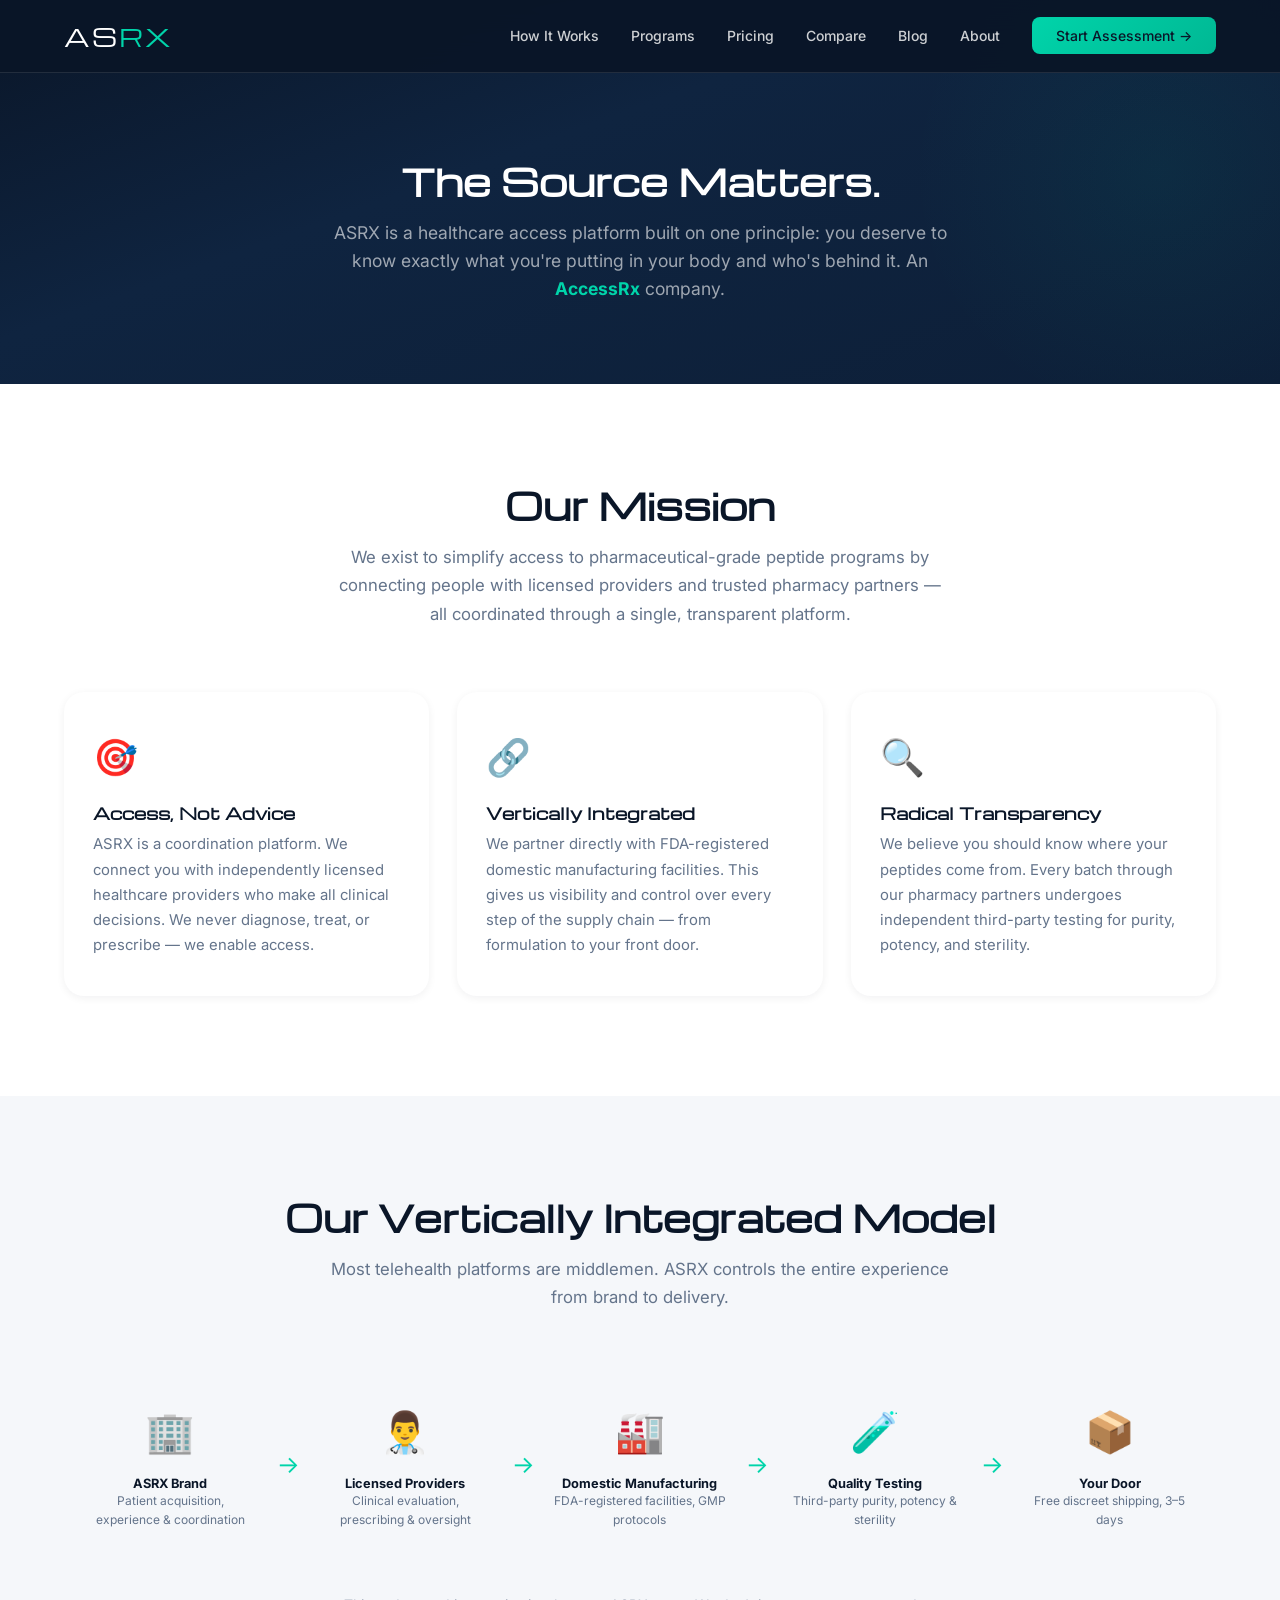
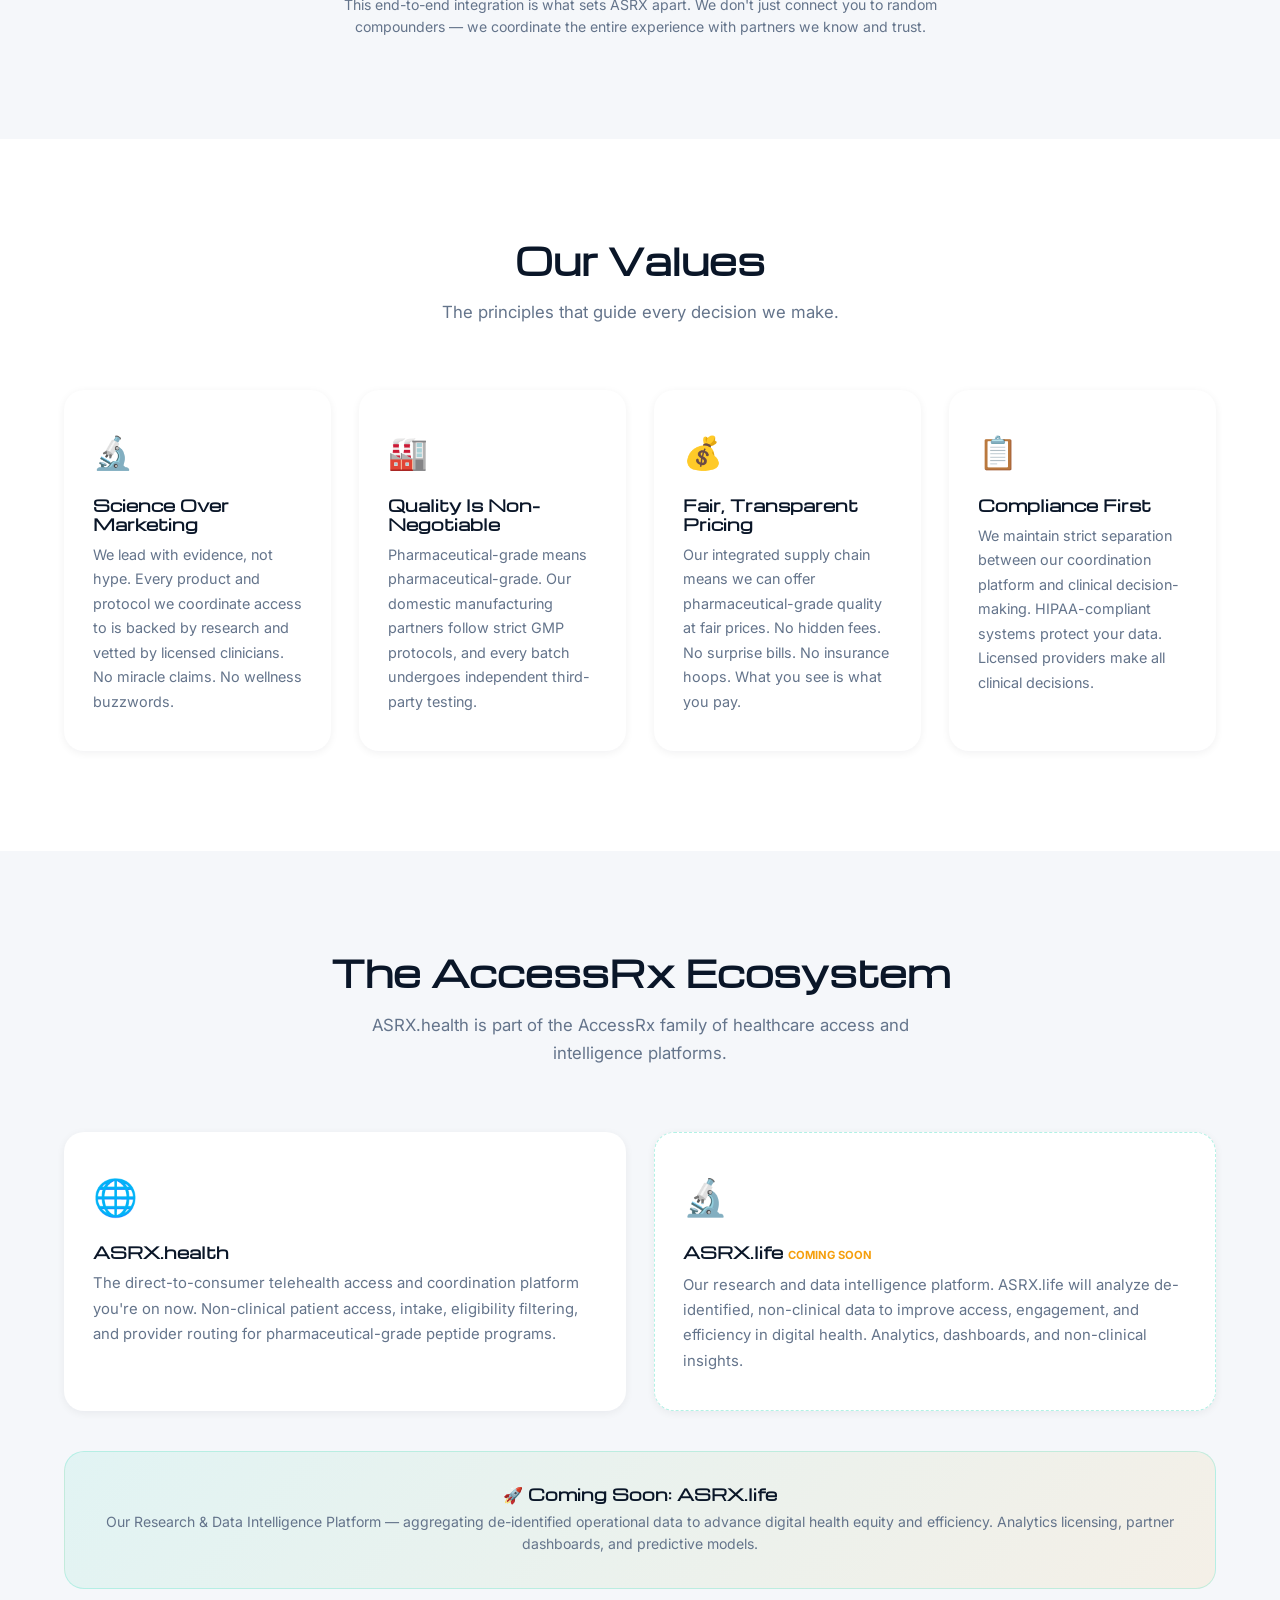
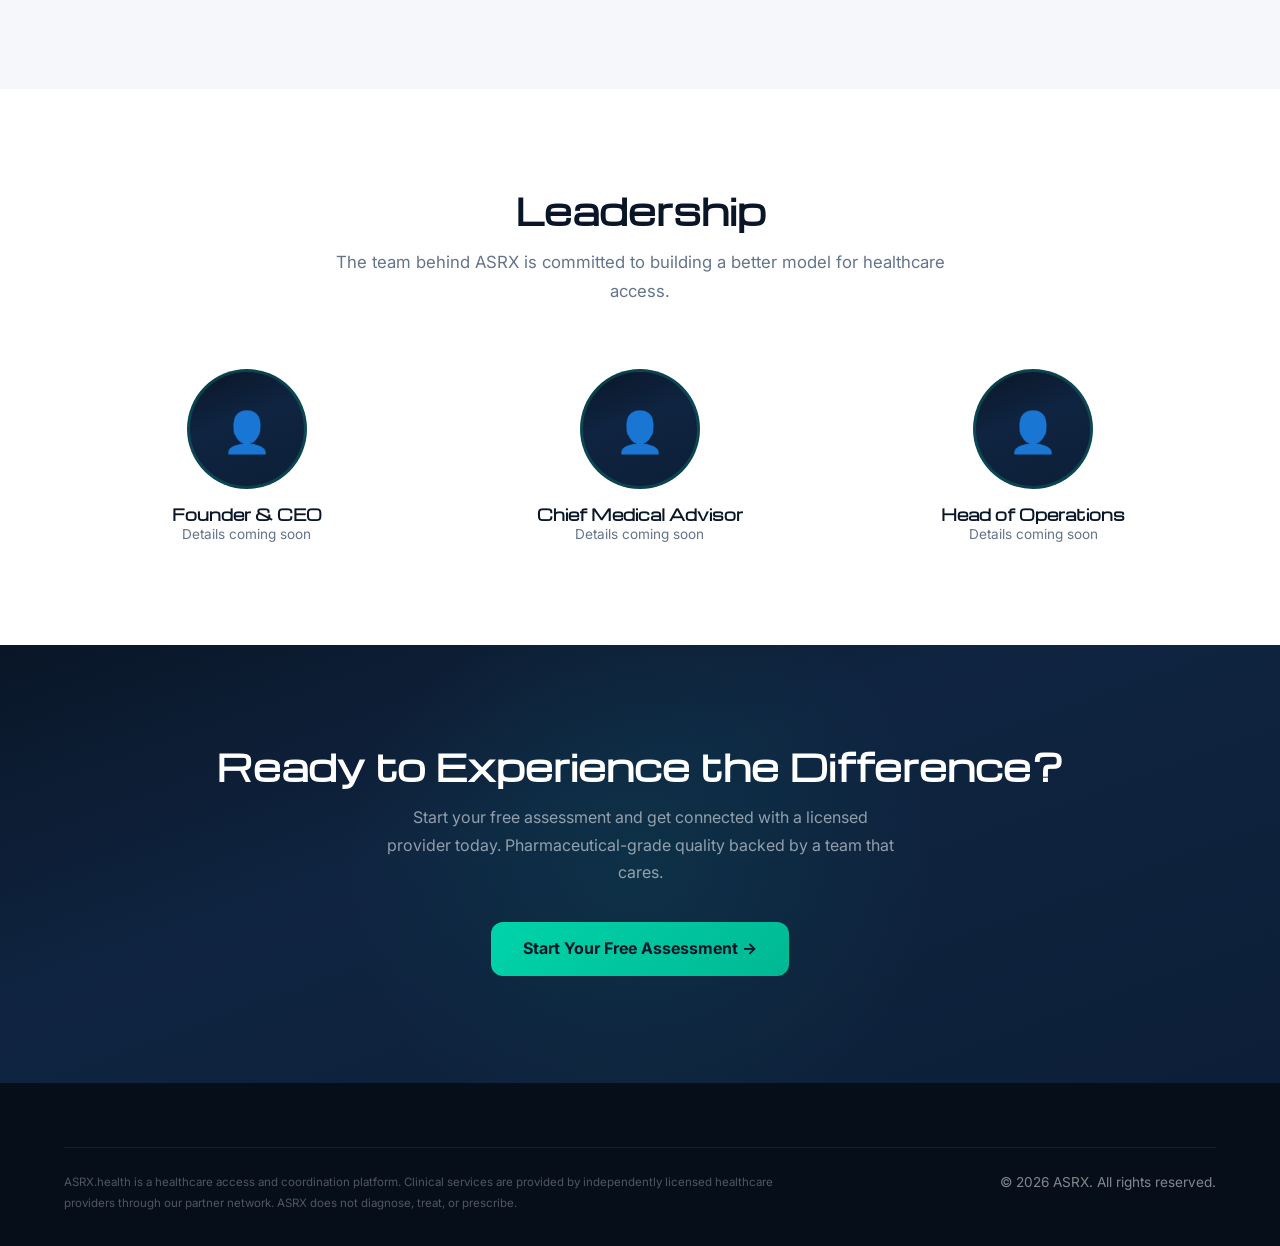
<file: about.html>
<!DOCTYPE html>
<html lang="en">
<head>
  <meta charset="UTF-8">
  <meta name="viewport" content="width=device-width, initial-scale=1.0">
  <title>About ASRX — Vertically Integrated Healthcare Access Platform</title>
  <meta name="description" content="ASRX is a vertically integrated healthcare access platform by AccessRx. We own the supply chain, coordinate licensed providers, and deliver pharmaceutical-grade peptide programs.">
  <meta property="og:title" content="About ASRX — The Source Matters">
  <meta property="og:description" content="The only DTC telehealth brand that owns its peptide supply chain. Learn about our mission, values, and vertical integration story.">
  <meta property="og:type" content="website">
  <meta property="og:url" content="https://asrx.health/about">
  <meta name="twitter:card" content="summary_large_image">
  <link rel="canonical" href="https://asrx.health/about.html">
  <link rel="stylesheet" href="style.css">
  <link rel="icon" href="data:image/svg+xml,<svg xmlns='http://www.w3.org/2000/svg' viewBox='0 0 100 100'><text y='.9em' font-size='90'>💊</text></svg>">
</head>
<body>

<nav class="nav" id="mainNav">
  <div class="container">
    <a href="/" class="nav-logo">AS<span>RX</span></a>
    <ul class="nav-links" id="navLinks">
      <li><a href="index.html#how-it-works">How It Works</a></li>
      <li><a href="programs.html">Programs</a></li>
      <li><a href="index.html#pricing">Pricing</a></li>
      <li><a href="comparison.html">Compare</a></li>
      <li><a href="blog.html">Blog</a></li>
      <li><a href="about.html">About</a></li>
      <li><a href="assessment.html" class="nav-cta">Start Assessment →</a></li>
    </ul>
    <button class="nav-toggle" id="navToggle" aria-label="Menu"><span></span><span></span><span></span></button>
  </div>
</nav>

<div class="about-hero">
  <div class="container">
    <h1 class="section-title">The Source Matters.</h1>
    <p>ASRX is a healthcare access platform built on one principle: you deserve to know exactly what you're putting in your body and who's behind it. An <strong style="color:var(--teal)">AccessRx</strong> company.</p>
  </div>
</div>

<!-- MISSION -->
<section>
  <div class="container">
    <h2 class="section-title">Our Mission</h2>
    <p class="section-sub">We exist to simplify access to pharmaceutical-grade peptide programs by connecting people with licensed providers and trusted pharmacy partners — all coordinated through a single, transparent platform.</p>
    <div class="why-grid">
      <div class="why-card fade-up">
        <div class="why-icon">🎯</div>
        <h3>Access, Not Advice</h3>
        <p>ASRX is a coordination platform. We connect you with independently licensed healthcare providers who make all clinical decisions. We never diagnose, treat, or prescribe — we enable access.</p>
      </div>
      <div class="why-card fade-up">
        <div class="why-icon">🔗</div>
        <h3>Vertically Integrated</h3>
        <p>We partner directly with FDA-registered domestic manufacturing facilities. This gives us visibility and control over every step of the supply chain — from formulation to your front door.</p>
      </div>
      <div class="why-card fade-up">
        <div class="why-icon">🔍</div>
        <h3>Radical Transparency</h3>
        <p>We believe you should know where your peptides come from. Every batch through our pharmacy partners undergoes independent third-party testing for purity, potency, and sterility.</p>
      </div>
    </div>
  </div>
</section>

<!-- VERTICAL INTEGRATION STORY -->
<section class="section-light">
  <div class="container">
    <h2 class="section-title">Our Vertically Integrated Model</h2>
    <p class="section-sub">Most telehealth platforms are middlemen. ASRX controls the entire experience from brand to delivery.</p>

    <div class="supply-chain">
      <div class="sc-step fade-up">
        <div class="sc-icon">🏢</div>
        <h4>ASRX Brand</h4>
        <p>Patient acquisition, experience & coordination</p>
      </div>
      <div class="sc-arrow">→</div>
      <div class="sc-step fade-up">
        <div class="sc-icon">👨‍⚕️</div>
        <h4>Licensed Providers</h4>
        <p>Clinical evaluation, prescribing & oversight</p>
      </div>
      <div class="sc-arrow">→</div>
      <div class="sc-step fade-up">
        <div class="sc-icon">🏭</div>
        <h4>Domestic Manufacturing</h4>
        <p>FDA-registered facilities, GMP protocols</p>
      </div>
      <div class="sc-arrow">→</div>
      <div class="sc-step fade-up">
        <div class="sc-icon">🧪</div>
        <h4>Quality Testing</h4>
        <p>Third-party purity, potency & sterility</p>
      </div>
      <div class="sc-arrow">→</div>
      <div class="sc-step fade-up">
        <div class="sc-icon">📦</div>
        <h4>Your Door</h4>
        <p>Free discreet shipping, 3–5 days</p>
      </div>
    </div>

    <div style="text-align:center;margin-top:20px;">
      <p style="color:var(--slate);font-size:.88rem;max-width:600px;margin:0 auto;">This end-to-end integration is what sets ASRX apart. We don't just connect you to random compounders — we coordinate the entire experience with partners we know and trust.</p>
    </div>
  </div>
</section>

<!-- VALUES -->
<section>
  <div class="container">
    <h2 class="section-title">Our Values</h2>
    <p class="section-sub">The principles that guide every decision we make.</p>
    <div class="values-grid">
      <div class="value-card fade-up">
        <div style="font-size:2rem">🔬</div>
        <h3>Science Over Marketing</h3>
        <p>We lead with evidence, not hype. Every product and protocol we coordinate access to is backed by research and vetted by licensed clinicians. No miracle claims. No wellness buzzwords.</p>
      </div>
      <div class="value-card fade-up">
        <div style="font-size:2rem">🏭</div>
        <h3>Quality Is Non-Negotiable</h3>
        <p>Pharmaceutical-grade means pharmaceutical-grade. Our domestic manufacturing partners follow strict GMP protocols, and every batch undergoes independent third-party testing.</p>
      </div>
      <div class="value-card fade-up">
        <div style="font-size:2rem">💰</div>
        <h3>Fair, Transparent Pricing</h3>
        <p>Our integrated supply chain means we can offer pharmaceutical-grade quality at fair prices. No hidden fees. No surprise bills. No insurance hoops. What you see is what you pay.</p>
      </div>
      <div class="value-card fade-up">
        <div style="font-size:2rem">📋</div>
        <h3>Compliance First</h3>
        <p>We maintain strict separation between our coordination platform and clinical decision-making. HIPAA-compliant systems protect your data. Licensed providers make all clinical decisions.</p>
      </div>
    </div>
  </div>
</section>

<!-- PARENT COMPANY -->
<section class="section-light">
  <div class="container">
    <h2 class="section-title">The AccessRx Ecosystem</h2>
    <p class="section-sub">ASRX.health is part of the AccessRx family of healthcare access and intelligence platforms.</p>
    <div class="why-grid">
      <div class="why-card fade-up">
        <div class="why-icon">🌐</div>
        <h3>ASRX.health</h3>
        <p>The direct-to-consumer telehealth access and coordination platform you're on now. Non-clinical patient access, intake, eligibility filtering, and provider routing for pharmaceutical-grade peptide programs.</p>
      </div>
      <div class="why-card fade-up" style="border:1px dashed rgba(0,212,170,.3);">
        <div class="why-icon">🔬</div>
        <h3>ASRX.life <span style="font-size:.7rem;color:var(--amber);font-family:'Inter',sans-serif;">COMING SOON</span></h3>
        <p>Our research and data intelligence platform. ASRX.life will analyze de-identified, non-clinical data to improve access, engagement, and efficiency in digital health. Analytics, dashboards, and non-clinical insights.</p>
      </div>
    </div>
    <div class="coming-soon-banner fade-up">
      <h3>🚀 Coming Soon: ASRX.life</h3>
      <p>Our Research & Data Intelligence Platform — aggregating de-identified operational data to advance digital health equity and efficiency. Analytics licensing, partner dashboards, and predictive models.</p>
    </div>
  </div>
</section>

<!-- TEAM -->
<section>
  <div class="container">
    <h2 class="section-title">Leadership</h2>
    <p class="section-sub">The team behind ASRX is committed to building a better model for healthcare access.</p>
    <div class="team-grid">
      <div class="team-card fade-up">
        <div class="team-avatar">👤</div>
        <h4>Founder & CEO</h4>
        <p>Details coming soon</p>
      </div>
      <div class="team-card fade-up">
        <div class="team-avatar">👤</div>
        <h4>Chief Medical Advisor</h4>
        <p>Details coming soon</p>
      </div>
      <div class="team-card fade-up">
        <div class="team-avatar">👤</div>
        <h4>Head of Operations</h4>
        <p>Details coming soon</p>
      </div>
    </div>
  </div>
</section>

<!-- CTA -->
<section class="cta-section">
  <div class="container">
    <h2 class="section-title">Ready to Experience the Difference?</h2>
    <p>Start your free assessment and get connected with a licensed provider today. Pharmaceutical-grade quality backed by a team that cares.</p>
    <a href="assessment.html" class="btn-primary">Start Your Free Assessment →</a>
  </div>
</section>

<footer class="footer">
  <div class="container">
    <div class="footer-bottom">
      <p class="footer-disclaimer">ASRX.health is a healthcare access and coordination platform. Clinical services are provided by independently licensed healthcare providers through our partner network. ASRX does not diagnose, treat, or prescribe.</p>
      <p>© 2026 ASRX. All rights reserved.</p>
    </div>
  </div>
</footer>

<script>
document.getElementById('navToggle').addEventListener('click', () => document.getElementById('navLinks').classList.toggle('open'));
const observer = new IntersectionObserver(entries => { entries.forEach(e => { if (e.isIntersecting) e.target.classList.add('visible'); }); }, { threshold: 0.1 });
document.querySelectorAll('.fade-up').forEach(el => observer.observe(el));
</script>
</body>
</html>
</file>
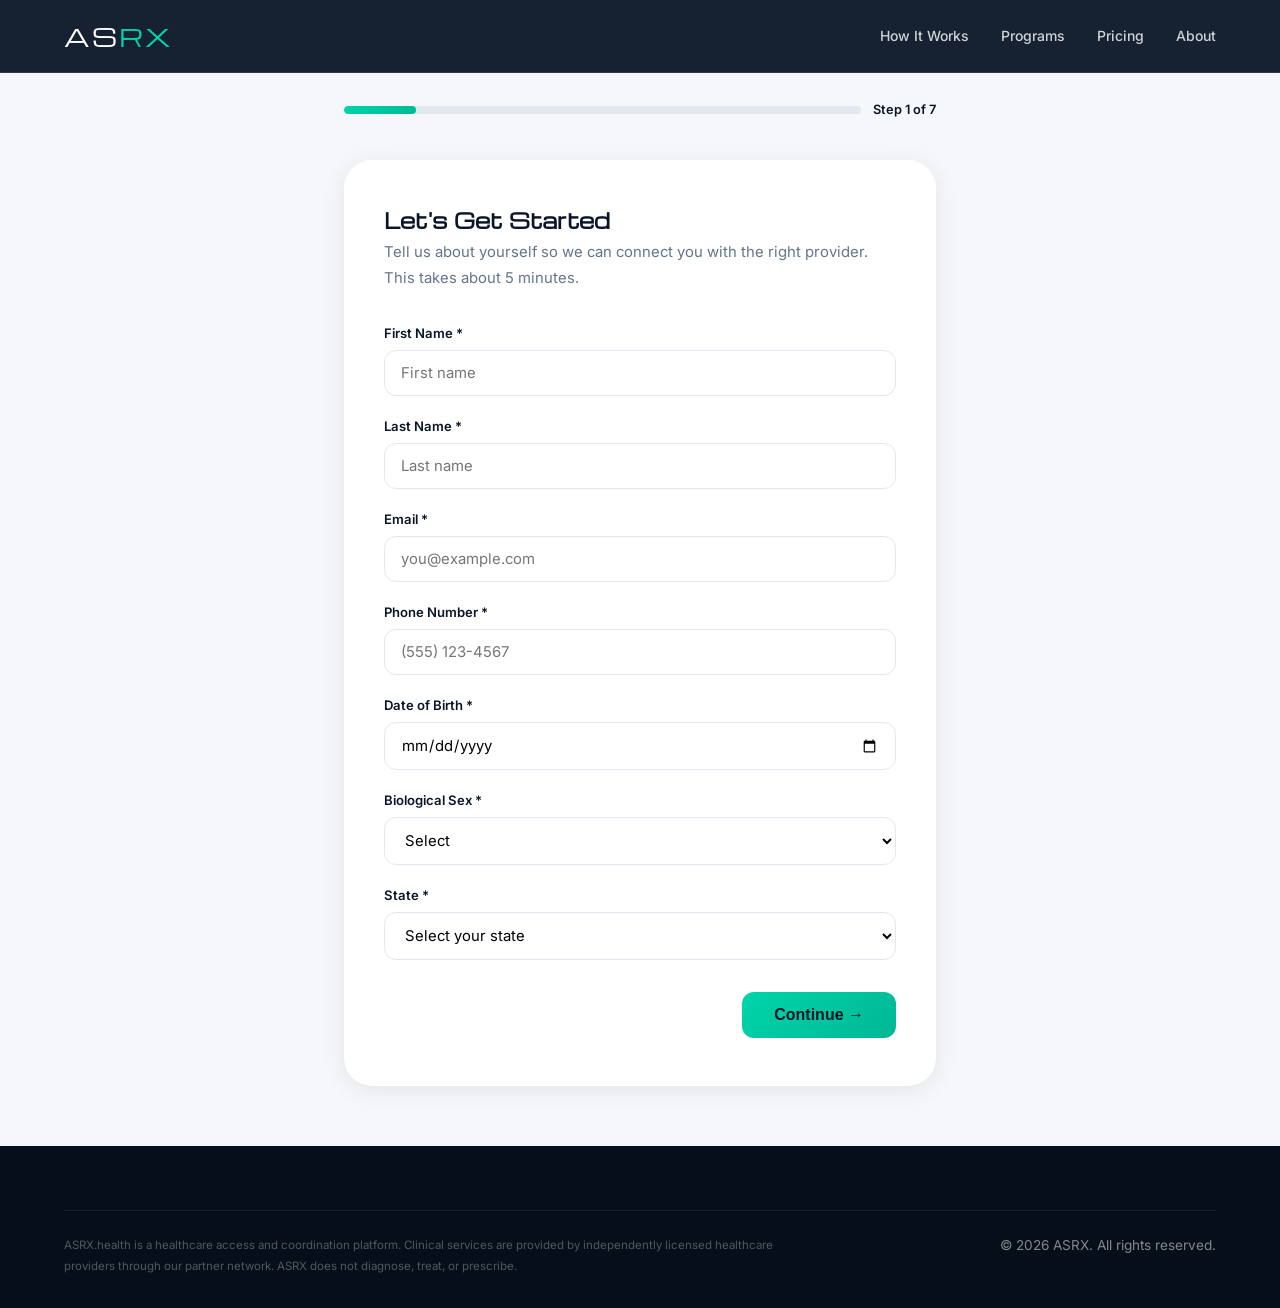
<file: assessment.html>
<!DOCTYPE html>
<html lang="en">
<head>
  <meta charset="UTF-8">
  <meta name="viewport" content="width=device-width, initial-scale=1.0">
  <title>Start Your Free Assessment — ASRX.health</title>
  <meta name="description" content="Complete a quick 5-minute assessment to get connected with a licensed provider through ASRX.health. No commitment required.">
  <meta property="og:title" content="Start Your Free Assessment — ASRX.health">
  <meta property="og:description" content="Complete a 5-minute assessment and get matched with a licensed provider for pharmaceutical-grade peptide therapy.">
  <meta property="og:type" content="website">
  <meta property="og:url" content="https://asrx.health/assessment">
  <meta name="twitter:card" content="summary">
  <link rel="canonical" href="https://asrx.health/assessment.html">
  <link rel="stylesheet" href="style.css">
  <link rel="icon" href="data:image/svg+xml,<svg xmlns='http://www.w3.org/2000/svg' viewBox='0 0 100 100'><text y='.9em' font-size='90'>💊</text></svg>">
</head>
<body>

<nav class="nav" id="mainNav">
  <div class="container">
    <a href="/" class="nav-logo">AS<span>RX</span></a>
    <ul class="nav-links" id="navLinks">
      <li><a href="index.html#how-it-works">How It Works</a></li>
      <li><a href="programs.html">Programs</a></li>
      <li><a href="index.html#pricing">Pricing</a></li>
      <li><a href="about.html">About</a></li>
    </ul>
    <button class="nav-toggle" id="navToggle" aria-label="Menu"><span></span><span></span><span></span></button>
  </div>
</nav>

<div class="assessment-page">
  <div class="assessment-container">
    <div class="progress-bar-wrap">
      <div class="progress-bar"><div class="progress-fill" id="progressFill" style="width:14%"></div></div>
      <div class="progress-label" id="progressLabel">Step 1 of 7</div>
    </div>

    <form id="assessmentForm" novalidate>

      <!-- STEP 1: Personal Info -->
      <div class="form-step" data-step="1">
        <div class="form-card">
          <h2>Let's Get Started</h2>
          <p class="form-sub">Tell us about yourself so we can connect you with the right provider. This takes about 5 minutes.</p>
          <div class="form-group">
            <label for="firstName">First Name *</label>
            <input type="text" id="firstName" required placeholder="First name">
          </div>
          <div class="form-group">
            <label for="lastName">Last Name *</label>
            <input type="text" id="lastName" required placeholder="Last name">
          </div>
          <div class="form-group">
            <label for="email">Email *</label>
            <input type="email" id="email" required placeholder="you@example.com">
          </div>
          <div class="form-group">
            <label for="phone">Phone Number *</label>
            <input type="tel" id="phone" required placeholder="(555) 123-4567">
          </div>
          <div class="form-group">
            <label for="dob">Date of Birth *</label>
            <input type="date" id="dob" required>
          </div>
          <div class="form-group">
            <label for="sex">Biological Sex *</label>
            <select id="sex" required>
              <option value="">Select</option>
              <option value="male">Male</option>
              <option value="female">Female</option>
            </select>
          </div>
          <div class="form-group">
            <label for="state">State *</label>
            <select id="state" required>
              <option value="">Select your state</option>
              <option>Alabama</option><option>Alaska</option><option>Arizona</option><option>Arkansas</option><option>California</option><option>Colorado</option><option>Connecticut</option><option>Delaware</option><option>Florida</option><option>Georgia</option><option>Hawaii</option><option>Idaho</option><option>Illinois</option><option>Indiana</option><option>Iowa</option><option>Kansas</option><option>Kentucky</option><option>Louisiana</option><option>Maine</option><option>Maryland</option><option>Massachusetts</option><option>Michigan</option><option>Minnesota</option><option>Mississippi</option><option>Missouri</option><option>Montana</option><option>Nebraska</option><option>Nevada</option><option>New Hampshire</option><option>New Jersey</option><option>New Mexico</option><option>New York</option><option>North Carolina</option><option>North Dakota</option><option>Ohio</option><option>Oklahoma</option><option>Oregon</option><option>Pennsylvania</option><option>Rhode Island</option><option>South Carolina</option><option>South Dakota</option><option>Tennessee</option><option>Texas</option><option>Utah</option><option>Vermont</option><option>Virginia</option><option>Washington</option><option>West Virginia</option><option>Wisconsin</option><option>Wyoming</option><option>District of Columbia</option>
            </select>
          </div>
          <div class="form-actions">
            <div></div>
            <button type="button" class="btn-primary" onclick="nextStep()">Continue →</button>
          </div>
        </div>
      </div>

      <!-- STEP 2: BMI Check -->
      <div class="form-step" data-step="2" style="display:none">
        <div class="form-card">
          <h2>Body Measurements</h2>
          <p class="form-sub">This helps us determine which programs you may be eligible for. Your provider will confirm eligibility.</p>
          <div class="form-group">
            <label>Height *</label>
            <div class="bmi-calc">
              <input type="number" id="heightFt" placeholder="Feet" min="3" max="8" required>
              <input type="number" id="heightIn" placeholder="Inches" min="0" max="11" required>
            </div>
          </div>
          <div class="form-group">
            <label for="weightLbs">Current Weight (lbs) *</label>
            <input type="number" id="weightLbs" placeholder="Weight in pounds" min="50" max="800" required>
          </div>
          <div class="bmi-result" id="bmiResult"></div>
          <div id="bmiMessage" style="display:none; margin-top: 16px;"></div>
          <div class="form-actions">
            <button type="button" class="btn-back" onclick="prevStep()">← Back</button>
            <button type="button" class="btn-primary" onclick="nextStep()">Continue →</button>
          </div>
        </div>
      </div>

      <!-- STEP 3: Health Conditions -->
      <div class="form-step" data-step="3" style="display:none">
        <div class="form-card">
          <h2>Health Background</h2>
          <p class="form-sub">Select any conditions that apply. This helps your provider make informed decisions about your care.</p>
          <div class="form-group">
            <label>Do you have any of the following conditions? (Select all that apply)</label>
            <div class="checkbox-group">
              <label class="checkbox-option"><input type="checkbox" name="conditions" value="hypertension"><span>High blood pressure (hypertension)</span></label>
              <label class="checkbox-option"><input type="checkbox" name="conditions" value="diabetes"><span>Type 2 diabetes or pre-diabetes</span></label>
              <label class="checkbox-option"><input type="checkbox" name="conditions" value="high-cholesterol"><span>High cholesterol</span></label>
              <label class="checkbox-option"><input type="checkbox" name="conditions" value="sleep-apnea"><span>Sleep apnea</span></label>
              <label class="checkbox-option"><input type="checkbox" name="conditions" value="joint-pain"><span>Joint pain or arthritis</span></label>
              <label class="checkbox-option"><input type="checkbox" name="conditions" value="pcos"><span>PCOS</span></label>
              <label class="checkbox-option"><input type="checkbox" name="conditions" value="none"><span>None of the above</span></label>
            </div>
          </div>
          <div class="form-group">
            <label>Are you currently taking any medications?</label>
            <div class="radio-group">
              <label class="radio-option"><input type="radio" name="medications" value="yes"><span>Yes</span></label>
              <label class="radio-option"><input type="radio" name="medications" value="no"><span>No</span></label>
            </div>
          </div>
          <div class="form-group" id="medicationDetails" style="display:none">
            <label for="medicationList">Please list your current medications</label>
            <textarea id="medicationList" rows="3" placeholder="List medications and dosages..."></textarea>
          </div>
          <div class="form-actions">
            <button type="button" class="btn-back" onclick="prevStep()">← Back</button>
            <button type="button" class="btn-primary" onclick="nextStep()">Continue →</button>
          </div>
        </div>
      </div>

      <!-- STEP 4: Program Interest -->
      <div class="form-step" data-step="4" style="display:none">
        <div class="form-card">
          <h2>What Are You Interested In?</h2>
          <p class="form-sub">Select the program you'd like to explore. Your provider will discuss all options with you.</p>
          <div class="form-group">
            <div class="radio-group">
              <label class="radio-option">
                <input type="radio" name="program" value="weight-management" required>
                <span><strong>Weight Management</strong><br><small style="color:var(--slate)">GLP-1 programs — Semaglutide, Tirzepatide · From $249/mo</small></span>
              </label>
              <label class="radio-option">
                <input type="radio" name="program" value="peptide-therapy">
                <span><strong>Peptide Therapy</strong><br><small style="color:var(--slate)">BPC-157, PT-141, CJC-1295 & more · From $349/mo</small></span>
              </label>
              <label class="radio-option">
                <input type="radio" name="program" value="longevity">
                <span><strong>Longevity & Wellness</strong><br><small style="color:var(--slate)">NAD+, Selank, Semax & more · From $399/mo</small></span>
              </label>
              <label class="radio-option">
                <input type="radio" name="program" value="not-sure">
                <span><strong>Not Sure Yet</strong><br><small style="color:var(--slate)">I'd like a provider to help me decide</small></span>
              </label>
            </div>
          </div>
          <div id="programRecommendation" class="recommendation-card" style="display:none">
            <h4>💡 Based on your profile, we recommend:</h4>
            <p id="recText"></p>
            <span class="rec-plan" id="recPlan"></span>
          </div>
          <div class="form-actions">
            <button type="button" class="btn-back" onclick="prevStep()">← Back</button>
            <button type="button" class="btn-primary" onclick="nextStep()">Continue →</button>
          </div>
        </div>
      </div>

      <!-- STEP 5: Goals -->
      <div class="form-step" data-step="5" style="display:none">
        <div class="form-card">
          <h2>Your Goals</h2>
          <p class="form-sub">Help us understand what you're hoping to achieve so your provider can tailor your program.</p>
          <div class="form-group">
            <label>Have you consulted with a healthcare provider about these goals before?</label>
            <div class="radio-group">
              <label class="radio-option"><input type="radio" name="priorConsult" value="yes"><span>Yes</span></label>
              <label class="radio-option"><input type="radio" name="priorConsult" value="no"><span>No, this is my first time</span></label>
            </div>
          </div>
          <div class="form-group">
            <label>Have you tried peptide therapy or GLP-1 medications before?</label>
            <div class="radio-group">
              <label class="radio-option"><input type="radio" name="priorPeptides" value="yes"><span>Yes</span></label>
              <label class="radio-option"><input type="radio" name="priorPeptides" value="no"><span>No</span></label>
            </div>
          </div>
          <div class="form-group">
            <label for="goals">What are your primary goals? (optional)</label>
            <textarea id="goals" rows="3" placeholder="Tell us what you're hoping to achieve..."></textarea>
          </div>
          <div class="form-actions">
            <button type="button" class="btn-back" onclick="prevStep()">← Back</button>
            <button type="button" class="btn-primary" onclick="nextStep()">Continue →</button>
          </div>
        </div>
      </div>

      <!-- STEP 6: Consent -->
      <div class="form-step" data-step="6" style="display:none">
        <div class="form-card">
          <h2>Consent & Agreement</h2>
          <p class="form-sub">Please review and acknowledge the following before we connect you with a provider.</p>
          <div class="form-group">
            <div class="checkbox-group">
              <label class="checkbox-option">
                <input type="checkbox" id="consentTelehealth" required>
                <span>I understand that ASRX is a healthcare access platform that connects me with independently licensed providers. ASRX does not provide medical advice, diagnoses, or prescriptions.</span>
              </label>
              <label class="checkbox-option">
                <input type="checkbox" id="consentTerms" required>
                <span>I agree to the <a href="#" target="_blank">Terms of Service</a> and <a href="#" target="_blank">Privacy Policy</a>.</span>
              </label>
              <label class="checkbox-option">
                <input type="checkbox" id="consentComms" required>
                <span>I consent to receive communications from ASRX and its provider partners regarding my program status.</span>
              </label>
              <label class="checkbox-option">
                <input type="checkbox" id="consentAge" required>
                <span>I confirm that I am at least 18 years of age and that the information I have provided is accurate.</span>
              </label>
            </div>
          </div>
          <div class="form-actions">
            <button type="button" class="btn-back" onclick="prevStep()">← Back</button>
            <button type="button" class="btn-primary" onclick="submitForm()">Submit Assessment →</button>
          </div>
        </div>
      </div>

      <!-- STEP 7: Confirmation -->
      <div class="form-step" data-step="7" style="display:none">
        <div class="form-card">
          <div class="confirmation-icon">✅</div>
          <div class="confirmation-text">
            <h2>You're All Set!</h2>
            <p>Thank you for completing your assessment. Here's what happens next:</p>
          </div>
          <div class="timeline" style="margin-top:32px">
            <div class="timeline-step">
              <div class="timeline-dot">1</div>
              <div class="timeline-content">
                <h5>Provider Review (Within 24 hours)</h5>
                <p>A licensed provider in your state will review your assessment and determine eligibility.</p>
              </div>
            </div>
            <div class="timeline-step">
              <div class="timeline-dot">2</div>
              <div class="timeline-content">
                <h5>Consultation (1–2 days)</h5>
                <p>Your provider will reach out to discuss your program and answer any questions.</p>
              </div>
            </div>
            <div class="timeline-step">
              <div class="timeline-dot">3</div>
              <div class="timeline-content">
                <h5>Program Ships (3–5 business days)</h5>
                <p>Once approved, your pharmaceutical-grade program ships directly to your door with free tracking.</p>
              </div>
            </div>
            <div class="timeline-step">
              <div class="timeline-dot">4</div>
              <div class="timeline-content">
                <h5>Ongoing Support</h5>
                <p>Regular check-ins with your provider and 24/7 messaging support throughout your program.</p>
              </div>
            </div>
          </div>
          <div style="text-align:center;margin-top:32px;">
            <a href="programs.html" class="btn-primary">Explore Programs</a>
            <a href="blog.html" class="btn-outline" style="margin-left:12px;">Read Our Blog</a>
          </div>
        </div>
      </div>

    </form>
  </div>
</div>

<footer class="footer">
  <div class="container">
    <div class="footer-bottom">
      <p class="footer-disclaimer">ASRX.health is a healthcare access and coordination platform. Clinical services are provided by independently licensed healthcare providers through our partner network. ASRX does not diagnose, treat, or prescribe.</p>
      <p>© 2026 ASRX. All rights reserved.</p>
    </div>
  </div>
</footer>

<script>
document.getElementById('navToggle').addEventListener('click', () => {
  document.getElementById('navLinks').classList.toggle('open');
});

let currentStep = 1;
const totalSteps = 7;
let userBMI = 0;
let hasCondition = false;

// Pre-select program from URL params
const urlParams = new URLSearchParams(window.location.search);
const preselectedPlan = urlParams.get('plan');

// Show/hide medication details
document.querySelectorAll('input[name="medications"]').forEach(r => {
  r.addEventListener('change', () => {
    document.getElementById('medicationDetails').style.display = r.value === 'yes' ? 'block' : 'none';
  });
});

function showStep(n) {
  document.querySelectorAll('.form-step').forEach(s => {
    s.style.display = 'none';
    s.style.opacity = '0';
  });
  const step = document.querySelector(`[data-step="${n}"]`);
  step.style.display = 'block';
  requestAnimationFrame(() => { step.style.opacity = '1'; step.style.transition = 'opacity .4s ease'; });
  document.getElementById('progressFill').style.width = (n / totalSteps * 100) + '%';
  document.getElementById('progressLabel').textContent = `Step ${n} of ${totalSteps}`;
  window.scrollTo({ top: 0, behavior: 'smooth' });
}

function calcBMI() {
  const ft = +document.getElementById('heightFt').value;
  const inches = +document.getElementById('heightIn').value;
  const lbs = +document.getElementById('weightLbs').value;
  if (!ft || !lbs) return 0;
  const totalIn = ft * 12 + (inches || 0);
  return ((lbs / (totalIn * totalIn)) * 703);
}

function nextStep() {
  const step = document.querySelector(`[data-step="${currentStep}"]`);
  const required = step.querySelectorAll('[required]');
  let valid = true;
  required.forEach(el => {
    if (el.type === 'radio') {
      const name = el.name;
      if (!step.querySelector(`input[name="${name}"]:checked`)) valid = false;
    } else if (!el.value) {
      valid = false;
      el.style.borderColor = '#ef4444';
      el.addEventListener('input', () => el.style.borderColor = '#e2e8f0', { once: true });
    }
  });
  if (!valid) return;

  // BMI calculation on step 2
  if (currentStep === 2) {
    userBMI = calcBMI();
    const el = document.getElementById('bmiResult');
    const msg = document.getElementById('bmiMessage');
    if (userBMI > 0) {
      el.style.display = 'block';
      el.textContent = `Your BMI: ${userBMI.toFixed(1)}`;
      if (userBMI >= 30) {
        el.className = 'bmi-result qualified';
        msg.style.display = 'block';
        msg.innerHTML = '<p style="color:var(--green);font-size:.88rem;">✓ You likely qualify for GLP-1 weight management programs.</p>';
      } else if (userBMI >= 27) {
        el.className = 'bmi-result qualified';
        msg.style.display = 'block';
        msg.innerHTML = '<p style="color:var(--amber);font-size:.88rem;">You may qualify for GLP-1 programs with a qualifying health condition. We\'ll ask about that next.</p>';
      } else {
        el.className = 'bmi-result not-qualified';
        msg.style.display = 'block';
        msg.innerHTML = '<p style="font-size:.88rem;color:var(--slate);">GLP-1 weight management programs typically require a BMI of 27+. You may still qualify for peptide therapy or longevity programs.</p>';
      }
    }
  }

  // Check conditions on step 3
  if (currentStep === 3) {
    const checked = step.querySelectorAll('input[name="conditions"]:checked');
    hasCondition = Array.from(checked).some(c => c.value !== 'none');
  }

  // Show recommendation on step 4
  if (currentStep === 3) {
    setTimeout(() => showRecommendation(), 100);
  }

  currentStep++;
  showStep(currentStep);

  // Pre-select plan if from URL
  if (currentStep === 4 && preselectedPlan) {
    const map = { essential: 'weight-management', performance: 'peptide-therapy', elite: 'longevity' };
    const val = map[preselectedPlan];
    if (val) {
      const radio = document.querySelector(`input[name="program"][value="${val}"]`);
      if (radio) radio.checked = true;
    }
  }
}

function showRecommendation() {
  const rec = document.getElementById('programRecommendation');
  const recText = document.getElementById('recText');
  const recPlan = document.getElementById('recPlan');

  if (userBMI >= 27) {
    rec.style.display = 'block';
    if (userBMI >= 30) {
      recText.textContent = 'Based on your BMI and health profile, our Weight Management program with GLP-1 access would be a great starting point.';
      recPlan.textContent = 'Essential Plan — $249/mo';
    } else if (hasCondition) {
      recText.textContent = 'With your BMI and health conditions, you may be eligible for our GLP-1 weight management program.';
      recPlan.textContent = 'Essential Plan — $249/mo';
    } else {
      recText.textContent = 'Based on your profile, our Peptide Therapy program may be a great fit for your goals.';
      recPlan.textContent = 'Performance Plan — $349/mo';
    }
  } else {
    rec.style.display = 'block';
    recText.textContent = 'Based on your profile, our Peptide Therapy or Longevity programs may be the best fit.';
    recPlan.textContent = 'Performance or Elite Plan';
  }
}

function prevStep() { currentStep--; showStep(currentStep); }

function submitForm() {
  const step = document.querySelector('[data-step="6"]');
  const checks = step.querySelectorAll('input[required]');
  let valid = true;
  checks.forEach(c => { if (!c.checked) valid = false; });
  if (!valid) { alert('Please review and accept all required agreements.'); return; }

  const data = {
    firstName: document.getElementById('firstName').value,
    lastName: document.getElementById('lastName').value,
    email: document.getElementById('email').value,
    phone: document.getElementById('phone').value,
    dob: document.getElementById('dob').value,
    sex: document.getElementById('sex').value,
    state: document.getElementById('state').value,
    bmi: userBMI.toFixed(1),
    conditions: Array.from(document.querySelectorAll('input[name="conditions"]:checked')).map(c => c.value),
    program: document.querySelector('input[name="program"]:checked')?.value,
    priorConsult: document.querySelector('input[name="priorConsult"]:checked')?.value,
    priorPeptides: document.querySelector('input[name="priorPeptides"]:checked')?.value,
    goals: document.getElementById('goals').value,
    submittedAt: new Date().toISOString()
  };
  const submissions = JSON.parse(localStorage.getItem('asrx_submissions') || '[]');
  submissions.push(data);
  localStorage.setItem('asrx_submissions', JSON.stringify(submissions));

  currentStep = 7;
  showStep(7);
}
</script>
</body>
</html>
</file>
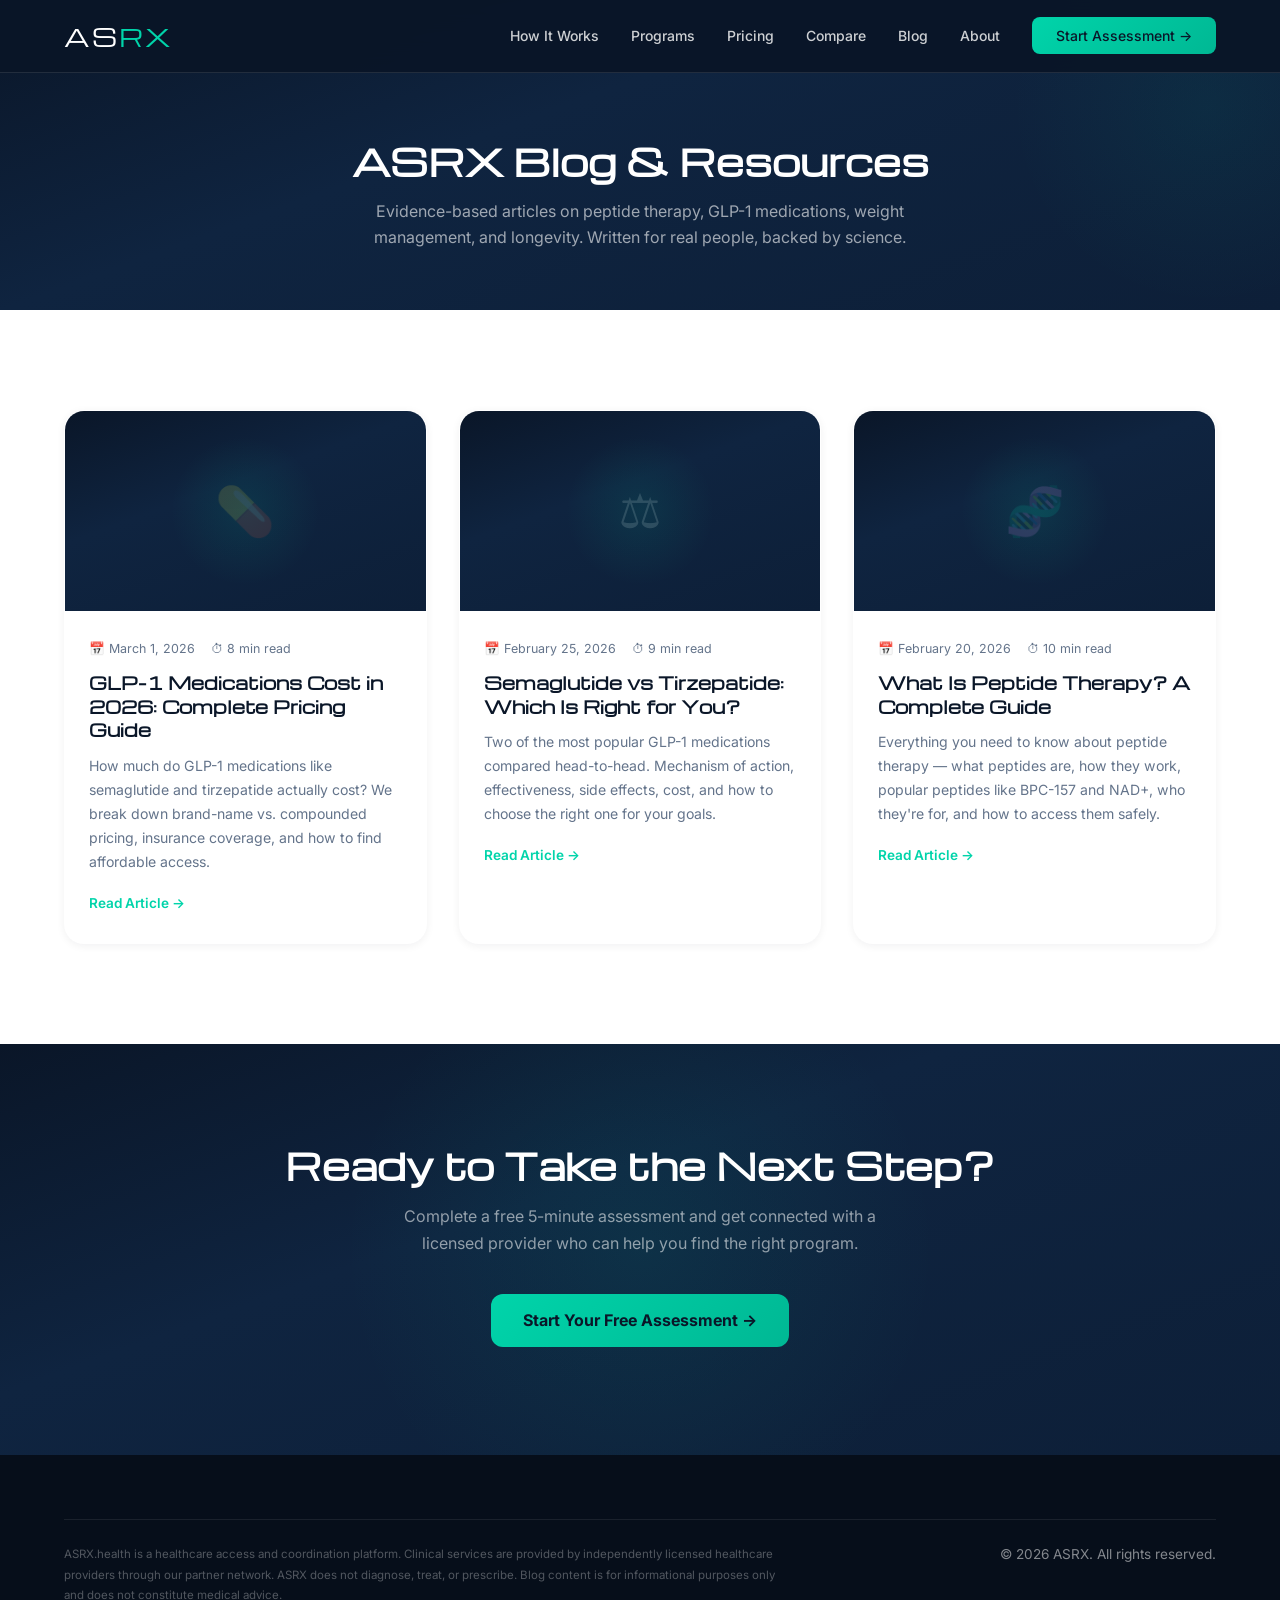
<file: blog.html>
<!DOCTYPE html>
<html lang="en">
<head>
  <meta charset="UTF-8">
  <meta name="viewport" content="width=device-width, initial-scale=1.0">
  <title>Blog — ASRX.health | Peptide Therapy & Weight Management Resources</title>
  <meta name="description" content="Expert resources on GLP-1 medications, peptide therapy, weight management, and longevity. Evidence-based articles from the ASRX team.">
  <meta property="og:title" content="ASRX Blog — Peptide Therapy & Weight Management Resources">
  <meta property="og:description" content="Expert resources on GLP-1 medications, peptide therapy, weight management, and longevity.">
  <meta property="og:type" content="website">
  <meta property="og:url" content="https://asrx.health/blog">
  <meta name="twitter:card" content="summary_large_image">
  <link rel="canonical" href="https://asrx.health/blog.html">
  <link rel="stylesheet" href="style.css">
  <link rel="icon" href="data:image/svg+xml,<svg xmlns='http://www.w3.org/2000/svg' viewBox='0 0 100 100'><text y='.9em' font-size='90'>💊</text></svg>">
</head>
<body>

<nav class="nav" id="mainNav">
  <div class="container">
    <a href="/" class="nav-logo">AS<span>RX</span></a>
    <ul class="nav-links" id="navLinks">
      <li><a href="index.html#how-it-works">How It Works</a></li>
      <li><a href="programs.html">Programs</a></li>
      <li><a href="index.html#pricing">Pricing</a></li>
      <li><a href="comparison.html">Compare</a></li>
      <li><a href="blog.html">Blog</a></li>
      <li><a href="about.html">About</a></li>
      <li><a href="assessment.html" class="nav-cta">Start Assessment →</a></li>
    </ul>
    <button class="nav-toggle" id="navToggle" aria-label="Menu"><span></span><span></span><span></span></button>
  </div>
</nav>

<div class="page-header">
  <div class="container">
    <h1 class="section-title">ASRX Blog & Resources</h1>
    <p>Evidence-based articles on peptide therapy, GLP-1 medications, weight management, and longevity. Written for real people, backed by science.</p>
  </div>
</div>

<section>
  <div class="container">
    <div class="blog-grid">

      <a href="blog/how-much-do-glp1-medications-cost.html" class="blog-card fade-up" style="color:inherit;">
        <div class="blog-card-img">💊</div>
        <div class="blog-card-body">
          <div class="blog-card-meta">
            <span>📅 March 1, 2026</span>
            <span>⏱ 8 min read</span>
          </div>
          <h3>GLP-1 Medications Cost in 2026: Complete Pricing Guide</h3>
          <p>How much do GLP-1 medications like semaglutide and tirzepatide actually cost? We break down brand-name vs. compounded pricing, insurance coverage, and how to find affordable access.</p>
          <span class="read-more">Read Article →</span>
        </div>
      </a>

      <a href="blog/semaglutide-vs-tirzepatide.html" class="blog-card fade-up" style="color:inherit;">
        <div class="blog-card-img">⚖️</div>
        <div class="blog-card-body">
          <div class="blog-card-meta">
            <span>📅 February 25, 2026</span>
            <span>⏱ 9 min read</span>
          </div>
          <h3>Semaglutide vs Tirzepatide: Which Is Right for You?</h3>
          <p>Two of the most popular GLP-1 medications compared head-to-head. Mechanism of action, effectiveness, side effects, cost, and how to choose the right one for your goals.</p>
          <span class="read-more">Read Article →</span>
        </div>
      </a>

      <a href="blog/what-is-peptide-therapy.html" class="blog-card fade-up" style="color:inherit;">
        <div class="blog-card-img">🧬</div>
        <div class="blog-card-body">
          <div class="blog-card-meta">
            <span>📅 February 20, 2026</span>
            <span>⏱ 10 min read</span>
          </div>
          <h3>What Is Peptide Therapy? A Complete Guide</h3>
          <p>Everything you need to know about peptide therapy — what peptides are, how they work, popular peptides like BPC-157 and NAD+, who they're for, and how to access them safely.</p>
          <span class="read-more">Read Article →</span>
        </div>
      </a>

    </div>
  </div>
</section>

<section class="cta-section">
  <div class="container">
    <h2 class="section-title">Ready to Take the Next Step?</h2>
    <p>Complete a free 5-minute assessment and get connected with a licensed provider who can help you find the right program.</p>
    <a href="assessment.html" class="btn-primary">Start Your Free Assessment →</a>
  </div>
</section>

<footer class="footer">
  <div class="container">
    <div class="footer-bottom">
      <p class="footer-disclaimer">ASRX.health is a healthcare access and coordination platform. Clinical services are provided by independently licensed healthcare providers through our partner network. ASRX does not diagnose, treat, or prescribe. Blog content is for informational purposes only and does not constitute medical advice.</p>
      <p>© 2026 ASRX. All rights reserved.</p>
    </div>
  </div>
</footer>

<script>
document.getElementById('navToggle').addEventListener('click', () => document.getElementById('navLinks').classList.toggle('open'));
const observer = new IntersectionObserver(entries => { entries.forEach(e => { if (e.isIntersecting) e.target.classList.add('visible'); }); }, { threshold: 0.1 });
document.querySelectorAll('.fade-up').forEach(el => observer.observe(el));
</script>
</body>
</html>
</file>
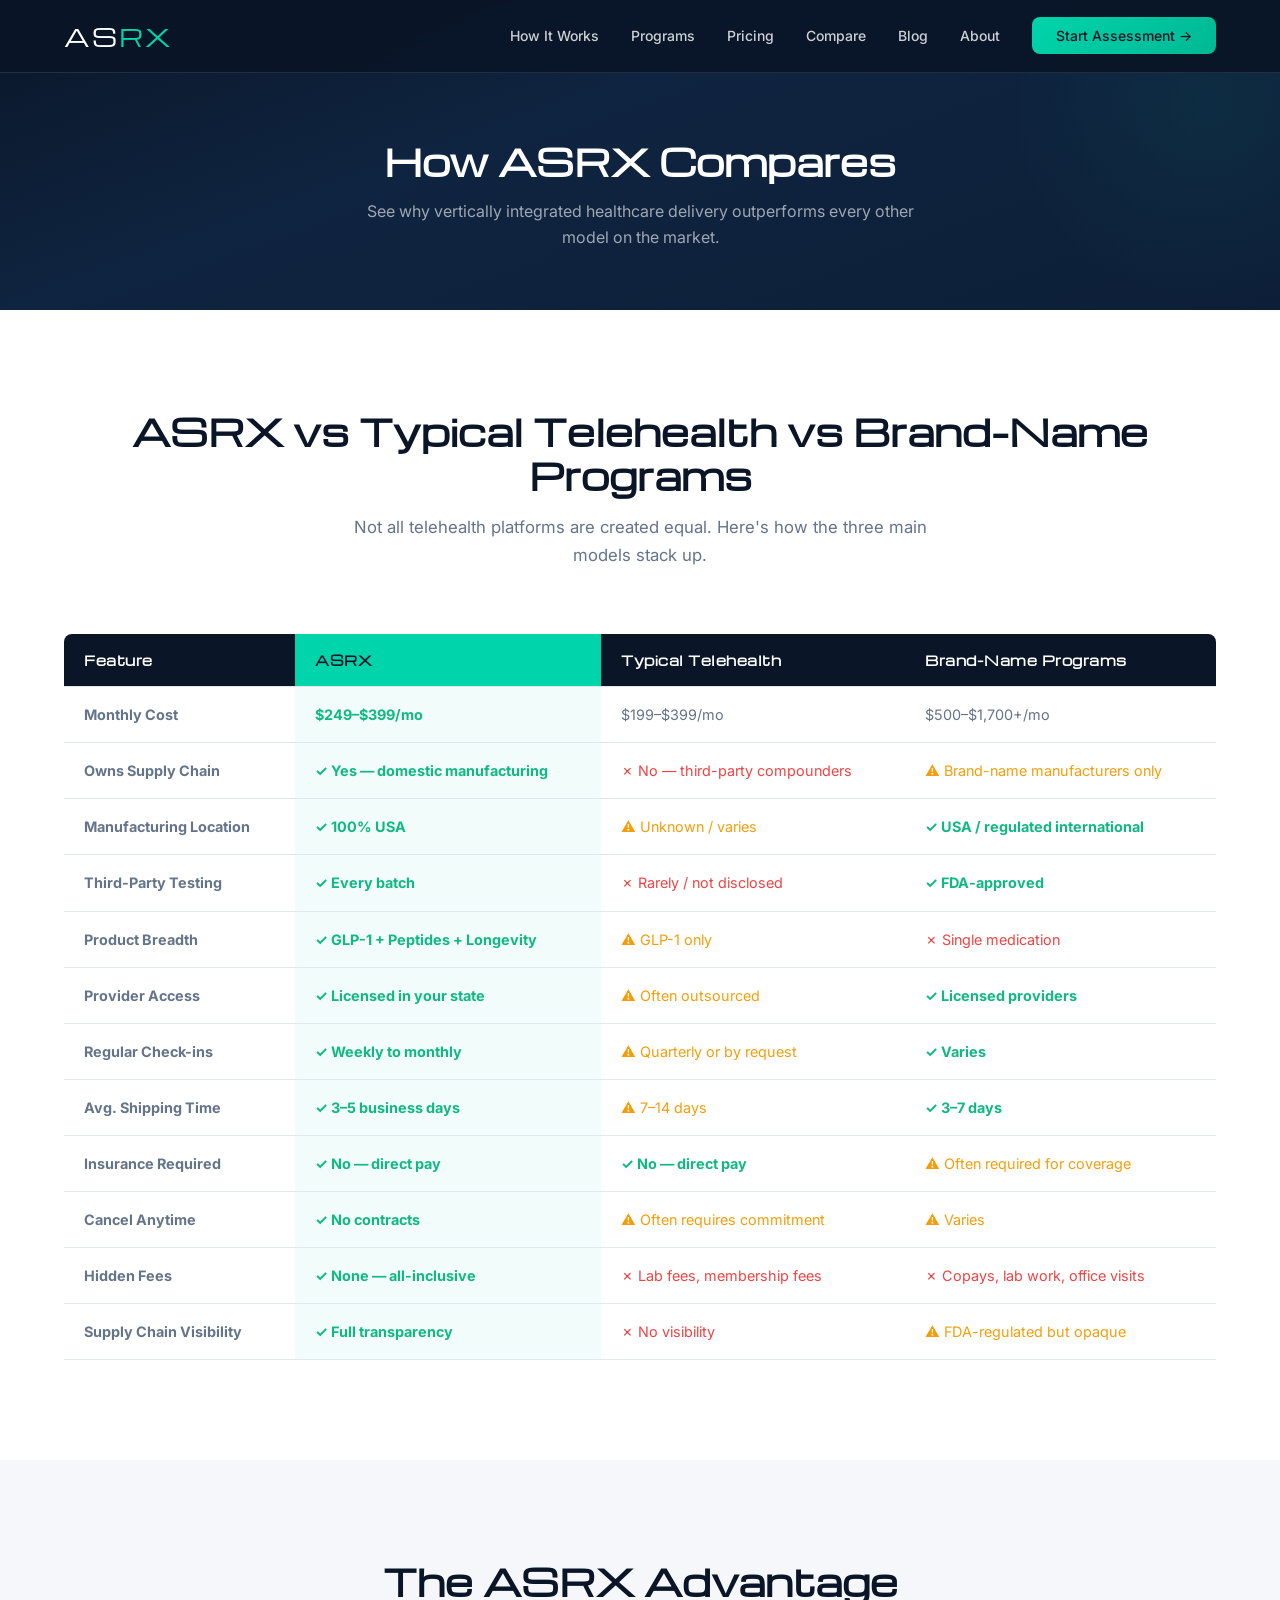
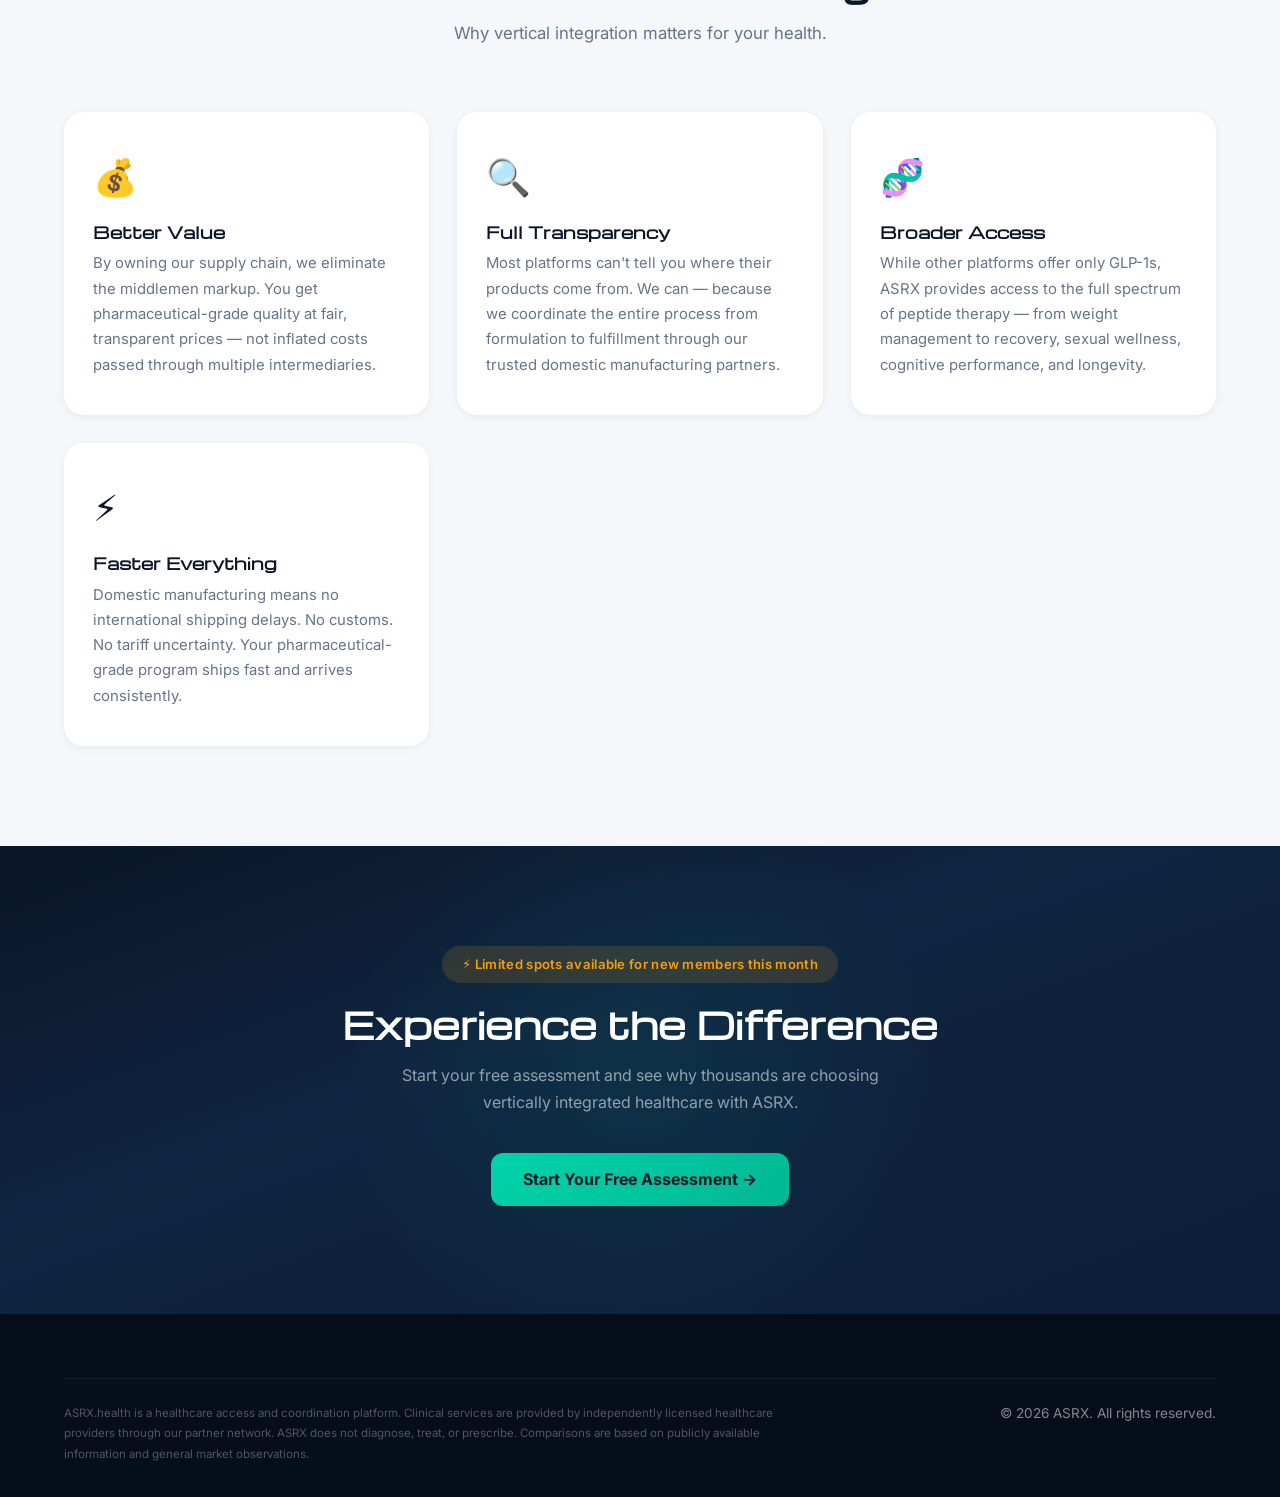
<file: comparison.html>
<!DOCTYPE html>
<html lang="en">
<head>
  <meta charset="UTF-8">
  <meta name="viewport" content="width=device-width, initial-scale=1.0">
  <title>How ASRX Compares — ASRX.health vs Other Telehealth Programs</title>
  <meta name="description" content="See how ASRX compares to other telehealth programs. Vertically integrated supply chain, transparent pricing, broader product access, and domestic manufacturing.">
  <meta property="og:title" content="How ASRX Compares — ASRX.health">
  <meta property="og:description" content="See why ASRX is the only DTC telehealth brand with a vertically integrated supply chain. Compare pricing, quality, and access.">
  <meta property="og:type" content="website">
  <meta property="og:url" content="https://asrx.health/comparison">
  <meta name="twitter:card" content="summary_large_image">
  <link rel="canonical" href="https://asrx.health/comparison.html">
  <link rel="stylesheet" href="style.css">
  <link rel="icon" href="data:image/svg+xml,<svg xmlns='http://www.w3.org/2000/svg' viewBox='0 0 100 100'><text y='.9em' font-size='90'>💊</text></svg>">
</head>
<body>

<nav class="nav" id="mainNav">
  <div class="container">
    <a href="/" class="nav-logo">AS<span>RX</span></a>
    <ul class="nav-links" id="navLinks">
      <li><a href="index.html#how-it-works">How It Works</a></li>
      <li><a href="programs.html">Programs</a></li>
      <li><a href="index.html#pricing">Pricing</a></li>
      <li><a href="comparison.html">Compare</a></li>
      <li><a href="blog.html">Blog</a></li>
      <li><a href="about.html">About</a></li>
      <li><a href="assessment.html" class="nav-cta">Start Assessment →</a></li>
    </ul>
    <button class="nav-toggle" id="navToggle" aria-label="Menu"><span></span><span></span><span></span></button>
  </div>
</nav>

<div class="page-header">
  <div class="container">
    <h1 class="section-title">How ASRX Compares</h1>
    <p>See why vertically integrated healthcare delivery outperforms every other model on the market.</p>
  </div>
</div>

<section>
  <div class="container">
    <h2 class="section-title">ASRX vs Typical Telehealth vs Brand-Name Programs</h2>
    <p class="section-sub">Not all telehealth platforms are created equal. Here's how the three main models stack up.</p>

    <div class="comparison-table-wrap">
      <table class="comparison-table">
        <thead>
          <tr>
            <th>Feature</th>
            <th class="highlight">ASRX</th>
            <th>Typical Telehealth</th>
            <th>Brand-Name Programs</th>
          </tr>
        </thead>
        <tbody>
          <tr>
            <td><strong>Monthly Cost</strong></td>
            <td class="highlight"><span class="check-yes">$249–$399/mo</span></td>
            <td>$199–$399/mo</td>
            <td>$500–$1,700+/mo</td>
          </tr>
          <tr>
            <td><strong>Owns Supply Chain</strong></td>
            <td class="highlight"><span class="check-yes">✓ Yes — domestic manufacturing</span></td>
            <td><span class="check-no">✗ No — third-party compounders</span></td>
            <td><span class="check-partial">⚠ Brand-name manufacturers only</span></td>
          </tr>
          <tr>
            <td><strong>Manufacturing Location</strong></td>
            <td class="highlight"><span class="check-yes">✓ 100% USA</span></td>
            <td><span class="check-partial">⚠ Unknown / varies</span></td>
            <td><span class="check-yes">✓ USA / regulated international</span></td>
          </tr>
          <tr>
            <td><strong>Third-Party Testing</strong></td>
            <td class="highlight"><span class="check-yes">✓ Every batch</span></td>
            <td><span class="check-no">✗ Rarely / not disclosed</span></td>
            <td><span class="check-yes">✓ FDA-approved</span></td>
          </tr>
          <tr>
            <td><strong>Product Breadth</strong></td>
            <td class="highlight"><span class="check-yes">✓ GLP-1 + Peptides + Longevity</span></td>
            <td><span class="check-partial">⚠ GLP-1 only</span></td>
            <td><span class="check-no">✗ Single medication</span></td>
          </tr>
          <tr>
            <td><strong>Provider Access</strong></td>
            <td class="highlight"><span class="check-yes">✓ Licensed in your state</span></td>
            <td><span class="check-partial">⚠ Often outsourced</span></td>
            <td><span class="check-yes">✓ Licensed providers</span></td>
          </tr>
          <tr>
            <td><strong>Regular Check-ins</strong></td>
            <td class="highlight"><span class="check-yes">✓ Weekly to monthly</span></td>
            <td><span class="check-partial">⚠ Quarterly or by request</span></td>
            <td><span class="check-yes">✓ Varies</span></td>
          </tr>
          <tr>
            <td><strong>Avg. Shipping Time</strong></td>
            <td class="highlight"><span class="check-yes">✓ 3–5 business days</span></td>
            <td><span class="check-partial">⚠ 7–14 days</span></td>
            <td><span class="check-yes">✓ 3–7 days</span></td>
          </tr>
          <tr>
            <td><strong>Insurance Required</strong></td>
            <td class="highlight"><span class="check-yes">✓ No — direct pay</span></td>
            <td><span class="check-yes">✓ No — direct pay</span></td>
            <td><span class="check-partial">⚠ Often required for coverage</span></td>
          </tr>
          <tr>
            <td><strong>Cancel Anytime</strong></td>
            <td class="highlight"><span class="check-yes">✓ No contracts</span></td>
            <td><span class="check-partial">⚠ Often requires commitment</span></td>
            <td><span class="check-partial">⚠ Varies</span></td>
          </tr>
          <tr>
            <td><strong>Hidden Fees</strong></td>
            <td class="highlight"><span class="check-yes">✓ None — all-inclusive</span></td>
            <td><span class="check-no">✗ Lab fees, membership fees</span></td>
            <td><span class="check-no">✗ Copays, lab work, office visits</span></td>
          </tr>
          <tr>
            <td><strong>Supply Chain Visibility</strong></td>
            <td class="highlight"><span class="check-yes">✓ Full transparency</span></td>
            <td><span class="check-no">✗ No visibility</span></td>
            <td><span class="check-partial">⚠ FDA-regulated but opaque</span></td>
          </tr>
        </tbody>
      </table>
    </div>
  </div>
</section>

<section class="section-light">
  <div class="container">
    <h2 class="section-title">The ASRX Advantage</h2>
    <p class="section-sub">Why vertical integration matters for your health.</p>
    <div class="why-grid">
      <div class="why-card fade-up">
        <div class="why-icon">💰</div>
        <h3>Better Value</h3>
        <p>By owning our supply chain, we eliminate the middlemen markup. You get pharmaceutical-grade quality at fair, transparent prices — not inflated costs passed through multiple intermediaries.</p>
      </div>
      <div class="why-card fade-up">
        <div class="why-icon">🔍</div>
        <h3>Full Transparency</h3>
        <p>Most platforms can't tell you where their products come from. We can — because we coordinate the entire process from formulation to fulfillment through our trusted domestic manufacturing partners.</p>
      </div>
      <div class="why-card fade-up">
        <div class="why-icon">🧬</div>
        <h3>Broader Access</h3>
        <p>While other platforms offer only GLP-1s, ASRX provides access to the full spectrum of peptide therapy — from weight management to recovery, sexual wellness, cognitive performance, and longevity.</p>
      </div>
      <div class="why-card fade-up">
        <div class="why-icon">⚡</div>
        <h3>Faster Everything</h3>
        <p>Domestic manufacturing means no international shipping delays. No customs. No tariff uncertainty. Your pharmaceutical-grade program ships fast and arrives consistently.</p>
      </div>
    </div>
  </div>
</section>

<section class="cta-section">
  <div class="container">
    <div class="cta-urgency">⚡ Limited spots available for new members this month</div>
    <h2 class="section-title">Experience the Difference</h2>
    <p>Start your free assessment and see why thousands are choosing vertically integrated healthcare with ASRX.</p>
    <a href="assessment.html" class="btn-primary">Start Your Free Assessment →</a>
  </div>
</section>

<footer class="footer">
  <div class="container">
    <div class="footer-bottom">
      <p class="footer-disclaimer">ASRX.health is a healthcare access and coordination platform. Clinical services are provided by independently licensed healthcare providers through our partner network. ASRX does not diagnose, treat, or prescribe. Comparisons are based on publicly available information and general market observations.</p>
      <p>© 2026 ASRX. All rights reserved.</p>
    </div>
  </div>
</footer>

<script>
document.getElementById('navToggle').addEventListener('click', () => document.getElementById('navLinks').classList.toggle('open'));
const observer = new IntersectionObserver(entries => { entries.forEach(e => { if (e.isIntersecting) e.target.classList.add('visible'); }); }, { threshold: 0.1 });
document.querySelectorAll('.fade-up').forEach(el => observer.observe(el));
</script>
</body>
</html>
</file>
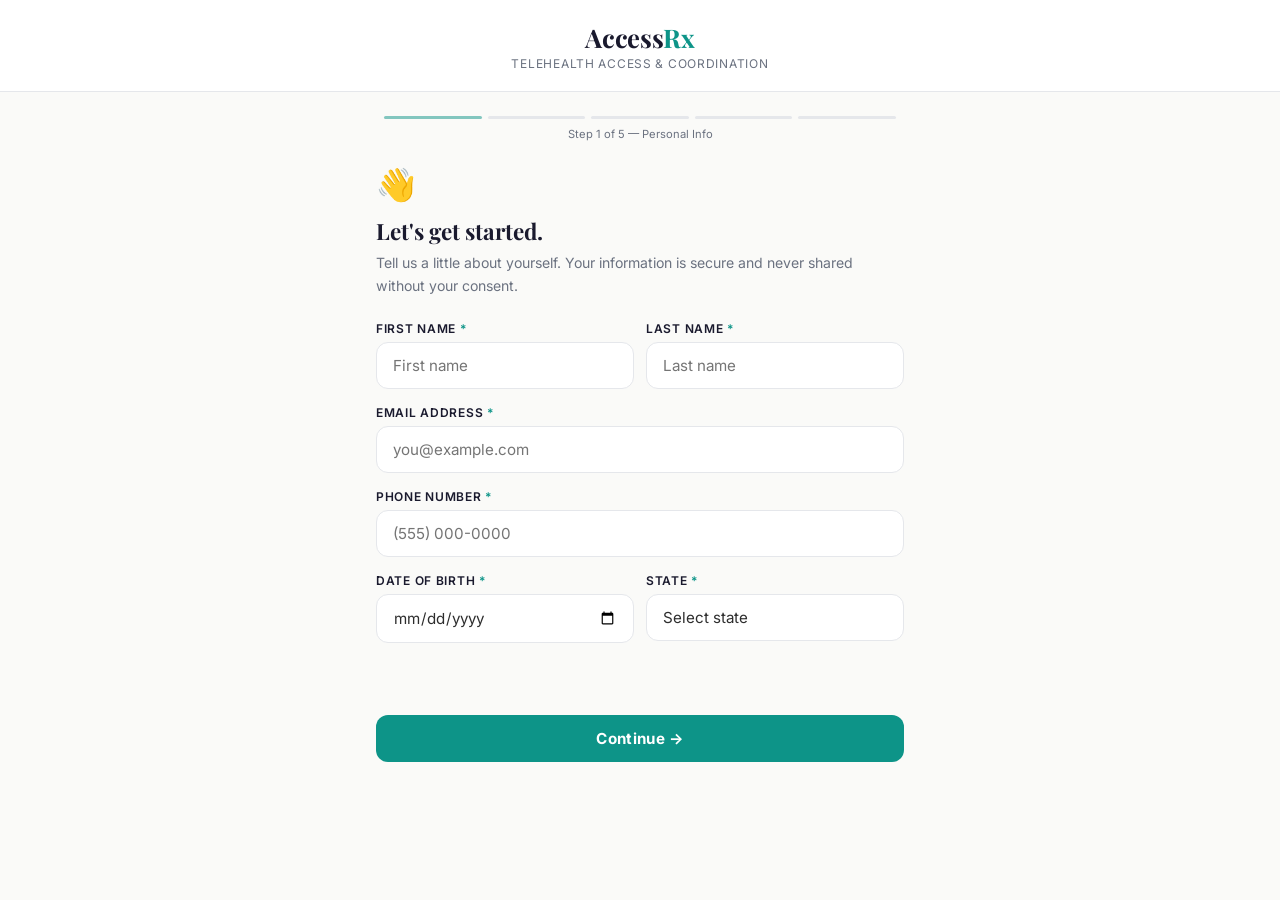
<file: intake.html>
<!DOCTYPE html>
<html lang="en">
<head>
  <meta charset="UTF-8">
  <meta name="viewport" content="width=device-width, initial-scale=1.0">
  <title>AccessRx — Get Started</title>
  <link href="https://fonts.googleapis.com/css2?family=Playfair+Display:wght@400;700&family=Inter:wght@300;400;500;600;700&display=swap" rel="stylesheet">
  <style>
    :root {
      --teal:#0d9488; --teal-light:#f0fdfa; --teal-mid:#ccfbf1;
      --charcoal:#1a1a2e; --warm-white:#fafaf8; --text:#2d2d2d;
      --text-dim:#6b7280; --border:#e5e7eb; --red:#ef4444;
    }
    * { box-sizing:border-box; margin:0; padding:0; }
    body { font-family:'Inter',sans-serif; background:var(--warm-white); color:var(--text); min-height:100vh; }

    /* ── HEADER ── */
    .intake-header { background:#fff; border-bottom:1px solid var(--border); padding:20px 24px; text-align:center; }
    .intake-logo { font-family:'Playfair Display',serif; font-size:1.6rem; font-weight:700; color:var(--charcoal); letter-spacing:-.01em; }
    .intake-logo span { color:var(--teal); }
    .intake-tagline { font-size:.75rem; color:var(--text-dim); margin-top:2px; letter-spacing:.06em; text-transform:uppercase; }

    /* ── PROGRESS ── */
    .progress-wrap { max-width:560px; margin:0 auto; padding:24px 24px 0; }
    .progress-steps { display:flex; gap:6px; margin-bottom:8px; }
    .progress-step { flex:1; height:3px; border-radius:99px; background:var(--border); transition:background .3s; }
    .progress-step.done { background:var(--teal); }
    .progress-step.active { background:var(--teal); opacity:.5; }
    .progress-label { font-size:.7rem; color:var(--text-dim); text-align:center; }

    /* ── CARD ── */
    .intake-card { max-width:560px; margin:24px auto 40px; padding:0 16px; }
    .step { display:none; }
    .step.active { display:block; animation:fadeUp .3s ease; }
    @keyframes fadeUp { from{opacity:0;transform:translateY(12px)} to{opacity:1;transform:translateY(0)} }

    .step-icon { font-size:2rem; margin-bottom:12px; }
    .step-title { font-family:'Playfair Display',serif; font-size:1.4rem; font-weight:700; color:var(--charcoal); margin-bottom:6px; }
    .step-sub { font-size:.88rem; color:var(--text-dim); line-height:1.6; margin-bottom:24px; }

    /* ── INPUTS ── */
    .field { margin-bottom:16px; }
    .field-label { font-size:.75rem; font-weight:600; color:var(--charcoal); text-transform:uppercase; letter-spacing:.06em; margin-bottom:6px; display:block; }
    .field-label .req { color:var(--teal); }
    .field input, .field select, .field textarea {
      width:100%; padding:13px 16px; border:1.5px solid var(--border); border-radius:12px;
      font-family:'Inter',sans-serif; font-size:.95rem; color:var(--text); background:#fff;
      outline:none; transition:border-color .2s, box-shadow .2s; -webkit-appearance:none;
    }
    .field input:focus, .field select:focus, .field textarea:focus {
      border-color:var(--teal); box-shadow:0 0 0 3px rgba(13,148,136,.1);
    }
    .field textarea { resize:none; min-height:80px; }
    .field-row { display:grid; grid-template-columns:1fr 1fr; gap:12px; }

    /* ── CHIPS ── */
    .chip-grid { display:flex; flex-wrap:wrap; gap:8px; margin-bottom:4px; }
    .chip { padding:9px 16px; border-radius:24px; border:1.5px solid var(--border); background:#fff; color:var(--text-dim); font-size:.82rem; font-weight:500; cursor:pointer; transition:all .15s; user-select:none; -webkit-tap-highlight-color:transparent; }
    .chip.selected { background:var(--teal-light); border-color:var(--teal); color:var(--teal); font-weight:600; }

    /* ── YES/NO ── */
    .yn-grid { display:grid; grid-template-columns:1fr 1fr; gap:10px; }
    .yn-btn { padding:14px; border:1.5px solid var(--border); border-radius:12px; background:#fff; color:var(--text-dim); font-size:.9rem; font-weight:500; cursor:pointer; text-align:center; transition:all .15s; font-family:'Inter',sans-serif; }
    .yn-btn.yes.selected { background:var(--teal-light); border-color:var(--teal); color:var(--teal); }
    .yn-btn.no.selected  { background:#fef2f2; border-color:var(--red); color:var(--red); }

    /* ── DISCLAIMER ── */
    .disclaimer { background:var(--teal-light); border:1px solid var(--teal-mid); border-radius:12px; padding:14px 16px; margin-bottom:20px; }
    .disclaimer p { font-size:.78rem; color:#0f766e; line-height:1.6; }
    .disclaimer strong { font-weight:700; }

    /* ── CONSENT ── */
    .consent-item { display:flex; gap:12px; align-items:flex-start; margin-bottom:14px; }
    .consent-cb { width:20px; height:20px; border:2px solid var(--border); border-radius:6px; flex-shrink:0; cursor:pointer; display:flex; align-items:center; justify-content:center; transition:all .15s; margin-top:1px; }
    .consent-cb.checked { background:var(--teal); border-color:var(--teal); }
    .consent-cb.checked::after { content:'✓'; color:#fff; font-size:.7rem; font-weight:800; }
    .consent-text { font-size:.82rem; color:var(--text-dim); line-height:1.5; }
    .consent-text a { color:var(--teal); text-decoration:none; }

    /* ── NAV ── */
    .intake-nav { display:flex; gap:12px; padding:16px 16px 40px; max-width:560px; margin:0 auto; }
    .btn-back { padding:14px 20px; background:#fff; border:1.5px solid var(--border); border-radius:12px; color:var(--text-dim); font-size:.88rem; font-weight:600; cursor:pointer; font-family:'Inter',sans-serif; transition:all .15s; }
    .btn-back:hover { border-color:var(--teal); color:var(--teal); }
    .btn-next { flex:1; padding:14px; background:var(--teal); border:none; border-radius:12px; color:#fff; font-size:.95rem; font-weight:700; cursor:pointer; font-family:'Inter',sans-serif; transition:all .15s; letter-spacing:.02em; }
    .btn-next:hover { background:#0f766e; transform:translateY(-1px); box-shadow:0 4px 16px rgba(13,148,136,.25); }
    .btn-next:disabled { background:var(--border); color:var(--text-dim); cursor:not-allowed; transform:none; box-shadow:none; }

    /* ── SUCCESS ── */
    .success-wrap { max-width:560px; margin:40px auto; padding:0 16px; text-align:center; }
    .success-icon { font-size:3.5rem; margin-bottom:16px; }
    .success-title { font-family:'Playfair Display',serif; font-size:1.6rem; font-weight:700; color:var(--charcoal); margin-bottom:10px; }
    .success-sub { font-size:.9rem; color:var(--text-dim); line-height:1.7; margin-bottom:24px; }
    .success-card { background:#fff; border:1px solid var(--border); border-radius:16px; padding:20px; text-align:left; margin-bottom:20px; }
    .success-card-title { font-size:.7rem; font-weight:700; color:var(--teal); text-transform:uppercase; letter-spacing:.08em; margin-bottom:10px; }
    .success-item { display:flex; align-items:center; gap:10px; font-size:.85rem; color:var(--text-dim); margin-bottom:8px; }
    .success-dot { width:6px; height:6px; border-radius:50%; background:var(--teal); flex-shrink:0; }
    .btn-home { display:block; padding:14px; background:var(--charcoal); border-radius:12px; color:#fff; font-size:.9rem; font-weight:700; text-decoration:none; text-align:center; }

    /* ── INELIGIBLE ── */
    .ineligible-wrap { max-width:560px; margin:40px auto; padding:0 16px; text-align:center; }
    .ineligible-icon { font-size:3rem; margin-bottom:14px; }

    @media(max-width:400px){
      .field-row { grid-template-columns:1fr; }
      .yn-grid { grid-template-columns:1fr 1fr; }
    }
  </style>
</head>
<body>

  <div class="intake-header">
    <div class="intake-logo">Access<span>Rx</span></div>
    <div class="intake-tagline">Telehealth Access & Coordination</div>
  </div>

  <div class="progress-wrap">
    <div class="progress-steps">
      <div class="progress-step active" id="ps1"></div>
      <div class="progress-step" id="ps2"></div>
      <div class="progress-step" id="ps3"></div>
      <div class="progress-step" id="ps4"></div>
      <div class="progress-step" id="ps5"></div>
    </div>
    <div class="progress-label" id="progressLabel">Step 1 of 5 — Personal Info</div>
  </div>

  <div class="intake-card">

    <!-- STEP 1: PERSONAL INFO -->
    <div class="step active" id="step-1">
      <div class="step-icon">👋</div>
      <div class="step-title">Let's get started.</div>
      <div class="step-sub">Tell us a little about yourself. Your information is secure and never shared without your consent.</div>
      <div class="field-row">
        <div class="field">
          <label class="field-label">First Name <span class="req">*</span></label>
          <input type="text" id="firstName" placeholder="First name" autocomplete="given-name">
        </div>
        <div class="field">
          <label class="field-label">Last Name <span class="req">*</span></label>
          <input type="text" id="lastName" placeholder="Last name" autocomplete="family-name">
        </div>
      </div>
      <div class="field">
        <label class="field-label">Email Address <span class="req">*</span></label>
        <input type="email" id="email" placeholder="you@example.com" autocomplete="email">
      </div>
      <div class="field">
        <label class="field-label">Phone Number <span class="req">*</span></label>
        <input type="tel" id="phone" placeholder="(555) 000-0000" autocomplete="tel">
      </div>
      <div class="field-row">
        <div class="field">
          <label class="field-label">Date of Birth <span class="req">*</span></label>
          <input type="date" id="dob">
        </div>
        <div class="field">
          <label class="field-label">State <span class="req">*</span></label>
          <select id="state">
            <option value="">Select state</option>
            <option>Alabama</option><option>Alaska</option><option>Arizona</option><option>Arkansas</option><option>California</option><option>Colorado</option><option>Connecticut</option><option>Delaware</option><option>Florida</option><option>Georgia</option><option>Hawaii</option><option>Idaho</option><option>Illinois</option><option>Indiana</option><option>Iowa</option><option>Kansas</option><option>Kentucky</option><option>Louisiana</option><option>Maine</option><option>Maryland</option><option>Massachusetts</option><option>Michigan</option><option>Minnesota</option><option>Mississippi</option><option>Missouri</option><option>Montana</option><option>Nebraska</option><option>Nevada</option><option>New Hampshire</option><option>New Jersey</option><option>New Mexico</option><option>New York</option><option>North Carolina</option><option>North Dakota</option><option>Ohio</option><option>Oklahoma</option><option>Oregon</option><option>Pennsylvania</option><option>Rhode Island</option><option>South Carolina</option><option>South Dakota</option><option>Tennessee</option><option>Texas</option><option>Utah</option><option>Vermont</option><option>Virginia</option><option>Washington</option><option>West Virginia</option><option>Wisconsin</option><option>Wyoming</option>
          </select>
        </div>
      </div>
    </div>

    <!-- STEP 2: HEALTH GOALS -->
    <div class="step" id="step-2">
      <div class="step-icon">🎯</div>
      <div class="step-title">What brings you here?</div>
      <div class="step-sub">Select all that apply. This helps us match you with the right licensed provider and treatment options.</div>
      <div class="field">
        <label class="field-label" style="margin-bottom:10px;">Health Goals <span class="req">*</span></label>
        <div class="chip-grid" id="goalChips">
          <div class="chip" data-val="Weight loss / GLP-1">⚖️ Weight Loss / GLP-1</div>
          <div class="chip" data-val="Anti-aging / longevity">✨ Anti-Aging / Longevity</div>
          <div class="chip" data-val="Muscle recovery / performance">💪 Recovery / Performance</div>
          <div class="chip" data-val="Hormone optimization">⚡ Hormone Optimization</div>
          <div class="chip" data-val="Sexual health">❤️ Sexual Health</div>
          <div class="chip" data-val="Cognitive function / mental clarity">🧠 Cognitive Function</div>
          <div class="chip" data-val="Immune support">🛡️ Immune Support</div>
          <div class="chip" data-val="General wellness">🌿 General Wellness</div>
        </div>
      </div>
      <div class="field" style="margin-top:16px;">
        <label class="field-label">Anything else you'd like us to know?</label>
        <textarea id="goalsNote" placeholder="Optional — describe your goals or any specific concerns..."></textarea>
      </div>
    </div>

    <!-- STEP 3: MEDICAL SCREENING -->
    <div class="step" id="step-3">
      <div class="step-icon">🩺</div>
      <div class="step-title">Quick health screen.</div>
      <div class="step-sub">These questions help ensure our platform is right for you. All responses are confidential.</div>

      <div class="field">
        <label class="field-label" style="margin-bottom:10px;">Are you currently under the care of a physician? <span class="req">*</span></label>
        <div class="yn-grid">
          <button class="yn-btn yes" data-q="hasDoctor" data-v="yes" onclick="setYN(this)">✓ Yes</button>
          <button class="yn-btn no"  data-q="hasDoctor" data-v="no"  onclick="setYN(this)">✗ No</button>
        </div>
      </div>

      <div class="field" style="margin-top:16px;">
        <label class="field-label" style="margin-bottom:10px;">Do you have any of the following? (select all that apply)</label>
        <div class="chip-grid">
          <div class="chip" data-val="Cancer or history of cancer">Cancer</div>
          <div class="chip" data-val="Heart disease or stroke">Heart Disease</div>
          <div class="chip" data-val="Thyroid disorder">Thyroid Disorder</div>
          <div class="chip" data-val="Kidney or liver disease">Kidney/Liver Disease</div>
          <div class="chip" data-val="Type 1 diabetes">Type 1 Diabetes</div>
          <div class="chip" data-val="None of the above">✓ None of the above</div>
        </div>
      </div>

      <div class="field" style="margin-top:16px;">
        <label class="field-label" style="margin-bottom:10px;">Are you currently pregnant or breastfeeding? <span class="req">*</span></label>
        <div class="yn-grid">
          <button class="yn-btn yes" data-q="pregnant" data-v="yes" onclick="setYN(this)">Yes</button>
          <button class="yn-btn no"  data-q="pregnant" data-v="no"  onclick="setYN(this)">No</button>
        </div>
      </div>

      <div class="field" style="margin-top:16px;">
        <label class="field-label">Current medications (optional)</label>
        <textarea id="medications" placeholder="List any medications or supplements you currently take..."></textarea>
      </div>
    </div>

    <!-- STEP 4: CONSENT -->
    <div class="step" id="step-4">
      <div class="step-icon">📋</div>
      <div class="step-title">One last step.</div>
      <div class="step-sub">Please review and acknowledge the following before we proceed.</div>

      <div class="disclaimer">
        <p><strong>About AccessRx:</strong> AccessRx is a telehealth access and coordination platform operated by August Aisles LLC. We connect qualified individuals with licensed, independent telehealth providers. AccessRx does not diagnose, prescribe, or provide medical treatment. All clinical decisions are made solely by licensed providers.</p>
      </div>

      <div class="consent-item" onclick="toggleConsent('c1')">
        <div class="consent-cb" id="cb-c1"></div>
        <div class="consent-text">I understand that AccessRx is a coordination platform and not a clinical provider. Medical services are provided by independent, licensed telehealth professionals.</div>
      </div>
      <div class="consent-item" onclick="toggleConsent('c2')">
        <div class="consent-cb" id="cb-c2"></div>
        <div class="consent-text">I consent to AccessRx collecting and securely storing my health information to facilitate telehealth access and coordination on my behalf.</div>
      </div>
      <div class="consent-item" onclick="toggleConsent('c3')">
        <div class="consent-cb" id="cb-c3"></div>
        <div class="consent-text">I confirm that I am 18 years of age or older and that the information I have provided is accurate to the best of my knowledge.</div>
      </div>
      <div class="consent-item" onclick="toggleConsent('c4')">
        <div class="consent-cb" id="cb-c4"></div>
        <div class="consent-text">I agree to AccessRx's <a href="#">Terms of Service</a> and <a href="#">Privacy Policy</a>, and consent to be contacted by a care coordinator regarding my submission.</div>
      </div>
    </div>

    <!-- STEP 5: REVIEW + SUBMIT -->
    <div class="step" id="step-5">
      <div class="step-icon">✅</div>
      <div class="step-title">You're almost in.</div>
      <div class="step-sub">Review your information below before submitting. Once submitted, a care coordinator will reach out within 1–2 business days.</div>
      <div style="background:#fff;border:1px solid var(--border);border-radius:14px;padding:18px;margin-bottom:16px;">
        <div id="reviewContent" style="font-size:.85rem;line-height:2;color:var(--text-dim);"></div>
      </div>
      <div class="disclaimer">
        <p>By submitting, you confirm all information is accurate. A licensed care coordinator will review your intake and contact you to discuss next steps. This is not a medical consultation.</p>
      </div>
    </div>

  </div><!-- /intake-card -->

  <!-- SUCCESS -->
  <div class="success-wrap" id="successWrap" style="display:none;">
    <div class="success-icon">🎉</div>
    <div class="success-title">You're on the list.</div>
    <div class="success-sub">Your intake has been received. A care coordinator will reach out within 1–2 business days to discuss your health goals and next steps.</div>
    <div class="success-card">
      <div class="success-card-title">What happens next</div>
      <div class="success-item"><div class="success-dot"></div><span>Care coordinator reviews your intake (24–48 hrs)</span></div>
      <div class="success-item"><div class="success-dot"></div><span>You'll receive a call or email to discuss options</span></div>
      <div class="success-item"><div class="success-dot"></div><span>If eligible, you're matched with a licensed provider</span></div>
      <div class="success-item"><div class="success-dot"></div><span>Provider consultation scheduled at your convenience</span></div>
    </div>
    <a href="https://asrx.health" class="btn-home">← Back to AccessRx</a>
  </div>

  <!-- INELIGIBLE -->
  <div class="ineligible-wrap" id="ineligibleWrap" style="display:none;">
    <div class="ineligible-icon">💛</div>
    <div style="font-family:'Playfair Display',serif;font-size:1.4rem;font-weight:700;color:var(--charcoal);margin-bottom:10px;">We appreciate you reaching out.</div>
    <div style="font-size:.88rem;color:var(--text-dim);line-height:1.7;margin-bottom:20px;">Based on your responses, our platform may not be the right fit for your current health situation. We strongly recommend speaking directly with a licensed physician who can provide personalized guidance.</div>
    <a href="https://asrx.health" class="btn-home">← Back to AccessRx</a>
  </div>

  <div class="intake-nav" id="intakeNav">
    <button class="btn-back" id="btnBack" onclick="prevStep()" style="display:none">← Back</button>
    <button class="btn-next" id="btnNext" onclick="nextStep()">Continue →</button>
  </div>

  <script>
    // ── SUPABASE CONFIG ──
    const SUPA_URL = 'https://rbyluaxucsgnwxhukjfe.supabase.co';
    const SUPA_KEY = 'eyJhbGciOiJIUzI1NiIsInR5cCI6IkpXVCJ9.eyJpc3MiOiJzdXBhYmFzZSIsInJlZiI6InJieWx1YXh1Y3Nnbnd4aHVramZlIiwicm9sZSI6ImFub24iLCJpYXQiOjE3NzM0MTgzMTUsImV4cCI6MjA4ODk5NDMxNX0.nw-8-Eb8ueMdHwbOjjcOsaClx40VRe_EzdxKFPY-dmA';

    const TOTAL = 5;
    let current = 1;
    const answers = { consents:{}, conditions:[], goals:[], yn:{} };

    const STEP_LABELS = ['','Personal Info','Health Goals','Medical Screening','Consent','Review & Submit'];

    function updateProgress() {
      for(let i=1;i<=TOTAL;i++){
        const el=document.getElementById('ps'+i);
        if(i<current) el.className='progress-step done';
        else if(i===current) el.className='progress-step active';
        else el.className='progress-step';
      }
      document.getElementById('progressLabel').textContent=`Step ${current} of ${TOTAL} — ${STEP_LABELS[current]}`;
      document.getElementById('btnBack').style.display=current>1?'block':'none';
      const btn=document.getElementById('btnNext');
      btn.textContent=current===TOTAL?'Submit Application →':'Continue →';
    }

    function showStep(n) {
      document.querySelectorAll('.step').forEach(s=>s.classList.remove('active'));
      document.getElementById('step-'+n).classList.add('active');
      if(n===TOTAL) buildReview();
      updateProgress();
      window.scrollTo(0,0);
    }

    function validate() {
      if(current===1){
        const fn=document.getElementById('firstName').value.trim();
        const ln=document.getElementById('lastName').value.trim();
        const em=document.getElementById('email').value.trim();
        const ph=document.getElementById('phone').value.trim();
        const db=document.getElementById('dob').value;
        const st=document.getElementById('state').value;
        if(!fn||!ln||!em||!ph||!db||!st){ alert('Please fill in all required fields.'); return false; }
        if(!em.includes('@')){ alert('Please enter a valid email address.'); return false; }
        // Age check — must be 18+
        const age = (Date.now()-new Date(db))/(365.25*24*3600*1000);
        if(age<18){ alert('You must be 18 or older to use AccessRx.'); return false; }
        return true;
      }
      if(current===2){
        const goals=document.querySelectorAll('#goalChips .chip.selected');
        if(goals.length===0){ alert('Please select at least one health goal.'); return false; }
        return true;
      }
      if(current===3){
        if(!answers.yn.hasDoctor){ alert('Please answer all required questions.'); return false; }
        if(!answers.yn.pregnant){ alert('Please answer all required questions.'); return false; }
        // Ineligibility check
        if(answers.yn.pregnant==='yes'){ showIneligible(); return false; }
        return true;
      }
      if(current===4){
        const allChecked=['c1','c2','c3','c4'].every(id=>answers.consents[id]);
        if(!allChecked){ alert('Please acknowledge all consent items to continue.'); return false; }
        return true;
      }
      return true;
    }

    function nextStep() {
      if(!validate()) return;
      if(current===TOTAL){ submitForm(); return; }
      current++;
      showStep(current);
    }

    function prevStep() {
      if(current>1){ current--; showStep(current); }
    }

    // ── CHIPS ──
    document.querySelectorAll('.chip').forEach(chip=>{
      chip.addEventListener('click',function(){
        if(this.dataset.val==='None of the above'){
          document.querySelectorAll('#step-3 .chip').forEach(c=>c.classList.remove('selected'));
          this.classList.add('selected');
        } else {
          document.getElementById('step-3')?.querySelector('[data-val="None of the above"]')?.classList.remove('selected');
          this.classList.toggle('selected');
        }
      });
    });

    // ── YES/NO ──
    function setYN(btn){
      const q=btn.dataset.q;
      document.querySelectorAll(`[data-q="${q}"]`).forEach(b=>b.classList.remove('selected'));
      btn.classList.add('selected');
      answers.yn[q]=btn.dataset.v;
    }

    // ── CONSENT ──
    function toggleConsent(id){
      answers.consents[id]=!answers.consents[id];
      const cb=document.getElementById('cb-'+id);
      cb.className='consent-cb'+(answers.consents[id]?' checked':'');
    }

    // ── REVIEW ──
    function buildReview(){
      const goals=[...document.querySelectorAll('#goalChips .chip.selected')].map(c=>c.dataset.val);
      const conds=[...document.querySelectorAll('#step-3 .chip.selected')].map(c=>c.dataset.val);
      document.getElementById('reviewContent').innerHTML=`
        <strong style="color:var(--charcoal)">Name:</strong> ${document.getElementById('firstName').value} ${document.getElementById('lastName').value}<br>
        <strong style="color:var(--charcoal)">Email:</strong> ${document.getElementById('email').value}<br>
        <strong style="color:var(--charcoal)">Phone:</strong> ${document.getElementById('phone').value}<br>
        <strong style="color:var(--charcoal)">State:</strong> ${document.getElementById('state').value}<br>
        <strong style="color:var(--charcoal)">Goals:</strong> ${goals.join(', ')||'—'}<br>
        <strong style="color:var(--charcoal)">Health Notes:</strong> ${conds.join(', ')||'None reported'}
      `;
    }

    // ── INELIGIBLE ──
    function showIneligible(){
      document.querySelector('.progress-wrap').style.display='none';
      document.querySelector('.intake-card').style.display='none';
      document.getElementById('intakeNav').style.display='none';
      document.getElementById('ineligibleWrap').style.display='block';
    }

    // ── SUBMIT ──
    async function submitForm(){
      const btn=document.getElementById('btnNext');
      btn.textContent='Submitting...'; btn.disabled=true;

      const goals=[...document.querySelectorAll('#goalChips .chip.selected')].map(c=>c.dataset.val);
      const conds=[...document.querySelectorAll('#step-3 .chip.selected')].map(c=>c.dataset.val);

      const payload = {
        first_name:  document.getElementById('firstName').value.trim(),
        last_name:   document.getElementById('lastName').value.trim(),
        email:       document.getElementById('email').value.trim(),
        phone:       document.getElementById('phone').value.trim(),
        dob:         document.getElementById('dob').value,
        state:       document.getElementById('state').value,
        goals:       goals,
        conditions:  conds,
        medications: document.getElementById('medications').value.trim(),
        goals_note:  document.getElementById('goalsNote').value.trim(),
        has_doctor:  answers.yn.hasDoctor,
        pregnant:    answers.yn.pregnant,
        submitted_at: new Date().toISOString(),
        source:      'asrx.health/intake'
      };

      try {
        const res = await fetch(`${SUPA_URL}/rest/v1/asrx_intake`, {
          method:'POST',
          headers:{
            'Content-Type':'application/json',
            'apikey': SUPA_KEY,
            'Authorization': `Bearer ${SUPA_KEY}`,
            'Prefer':'return=minimal'
          },
          body: JSON.stringify(payload)
        });

        if(res.ok || res.status===201){
          document.querySelector('.progress-wrap').style.display='none';
          document.querySelector('.intake-card').style.display='none';
          document.getElementById('intakeNav').style.display='none';
          document.getElementById('successWrap').style.display='block';
        } else {
          throw new Error('Submission failed: '+res.status);
        }
      } catch(err) {
        console.error(err);
        // Fallback — show success anyway, log error
        document.querySelector('.progress-wrap').style.display='none';
        document.querySelector('.intake-card').style.display='none';
        document.getElementById('intakeNav').style.display='none';
        document.getElementById('successWrap').style.display='block';
      }
    }

    // Init
    updateProgress();
  </script>
</body>
</html>
</file>
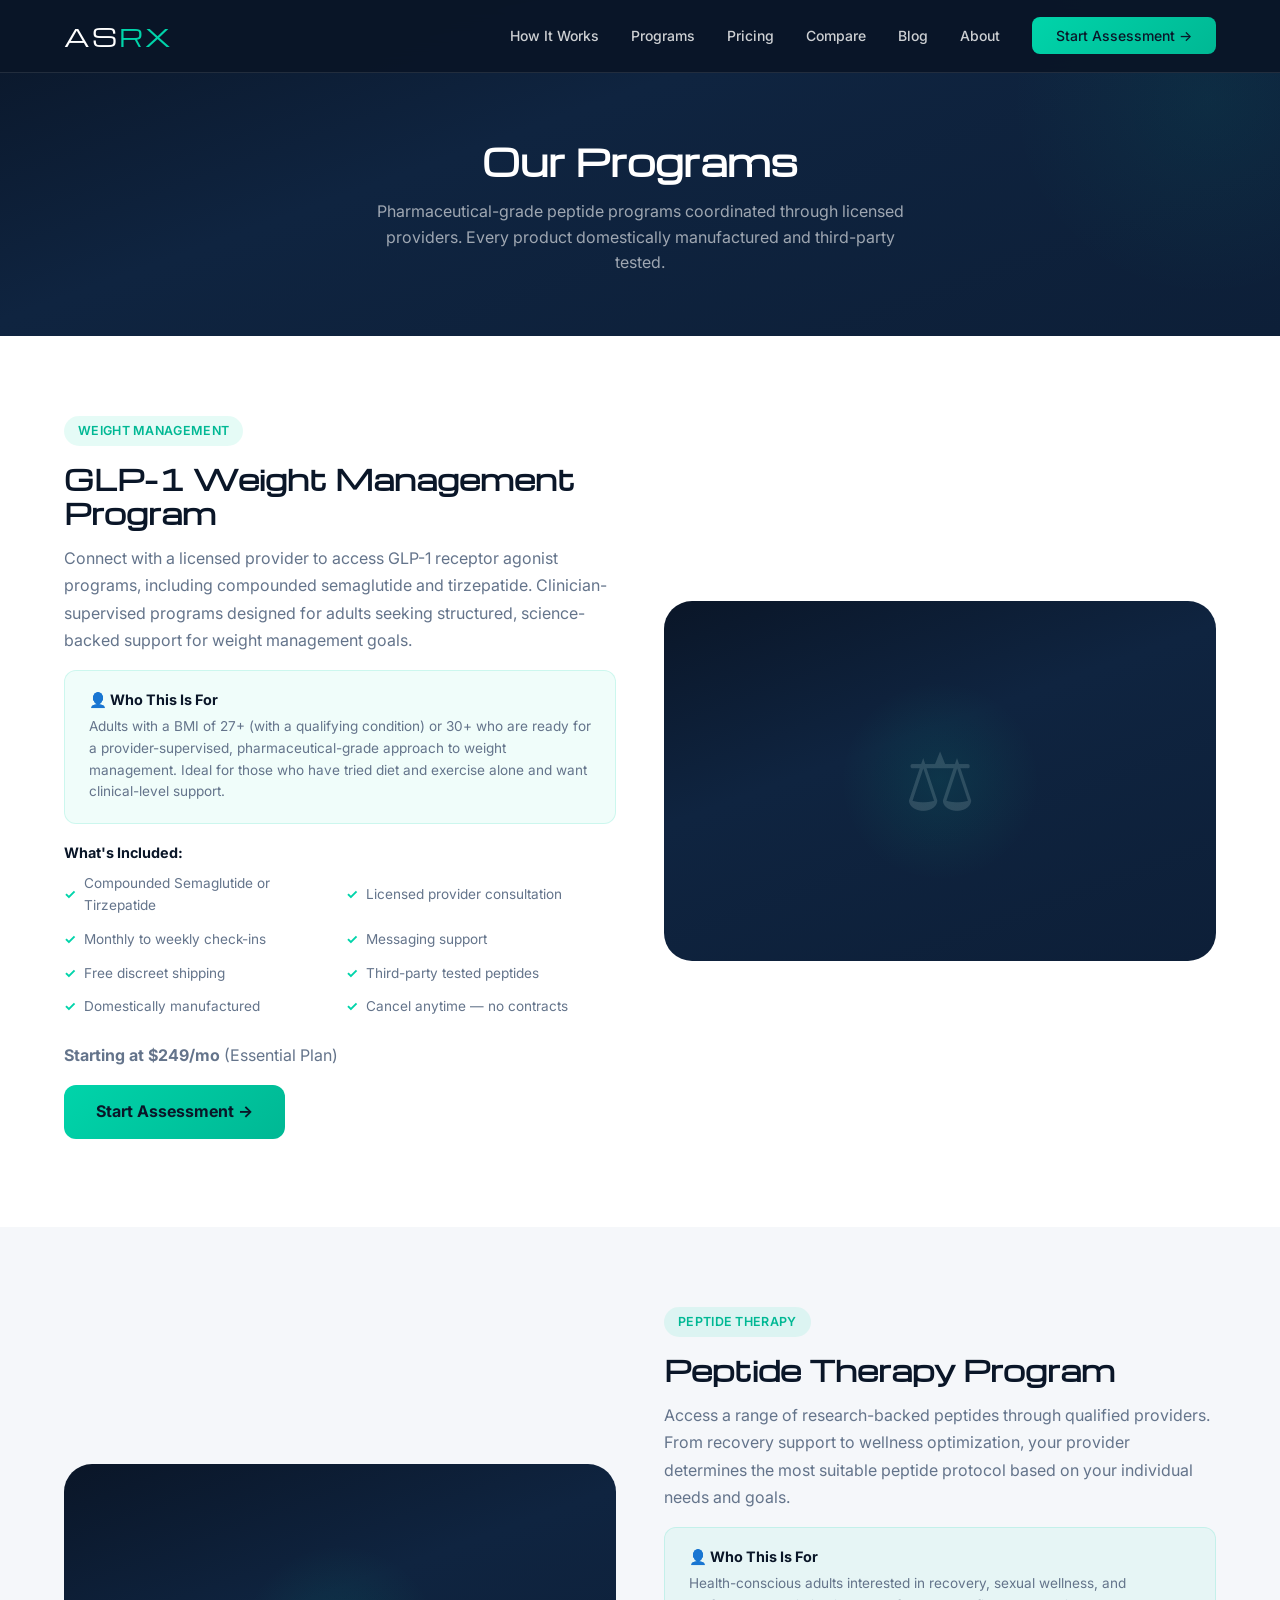
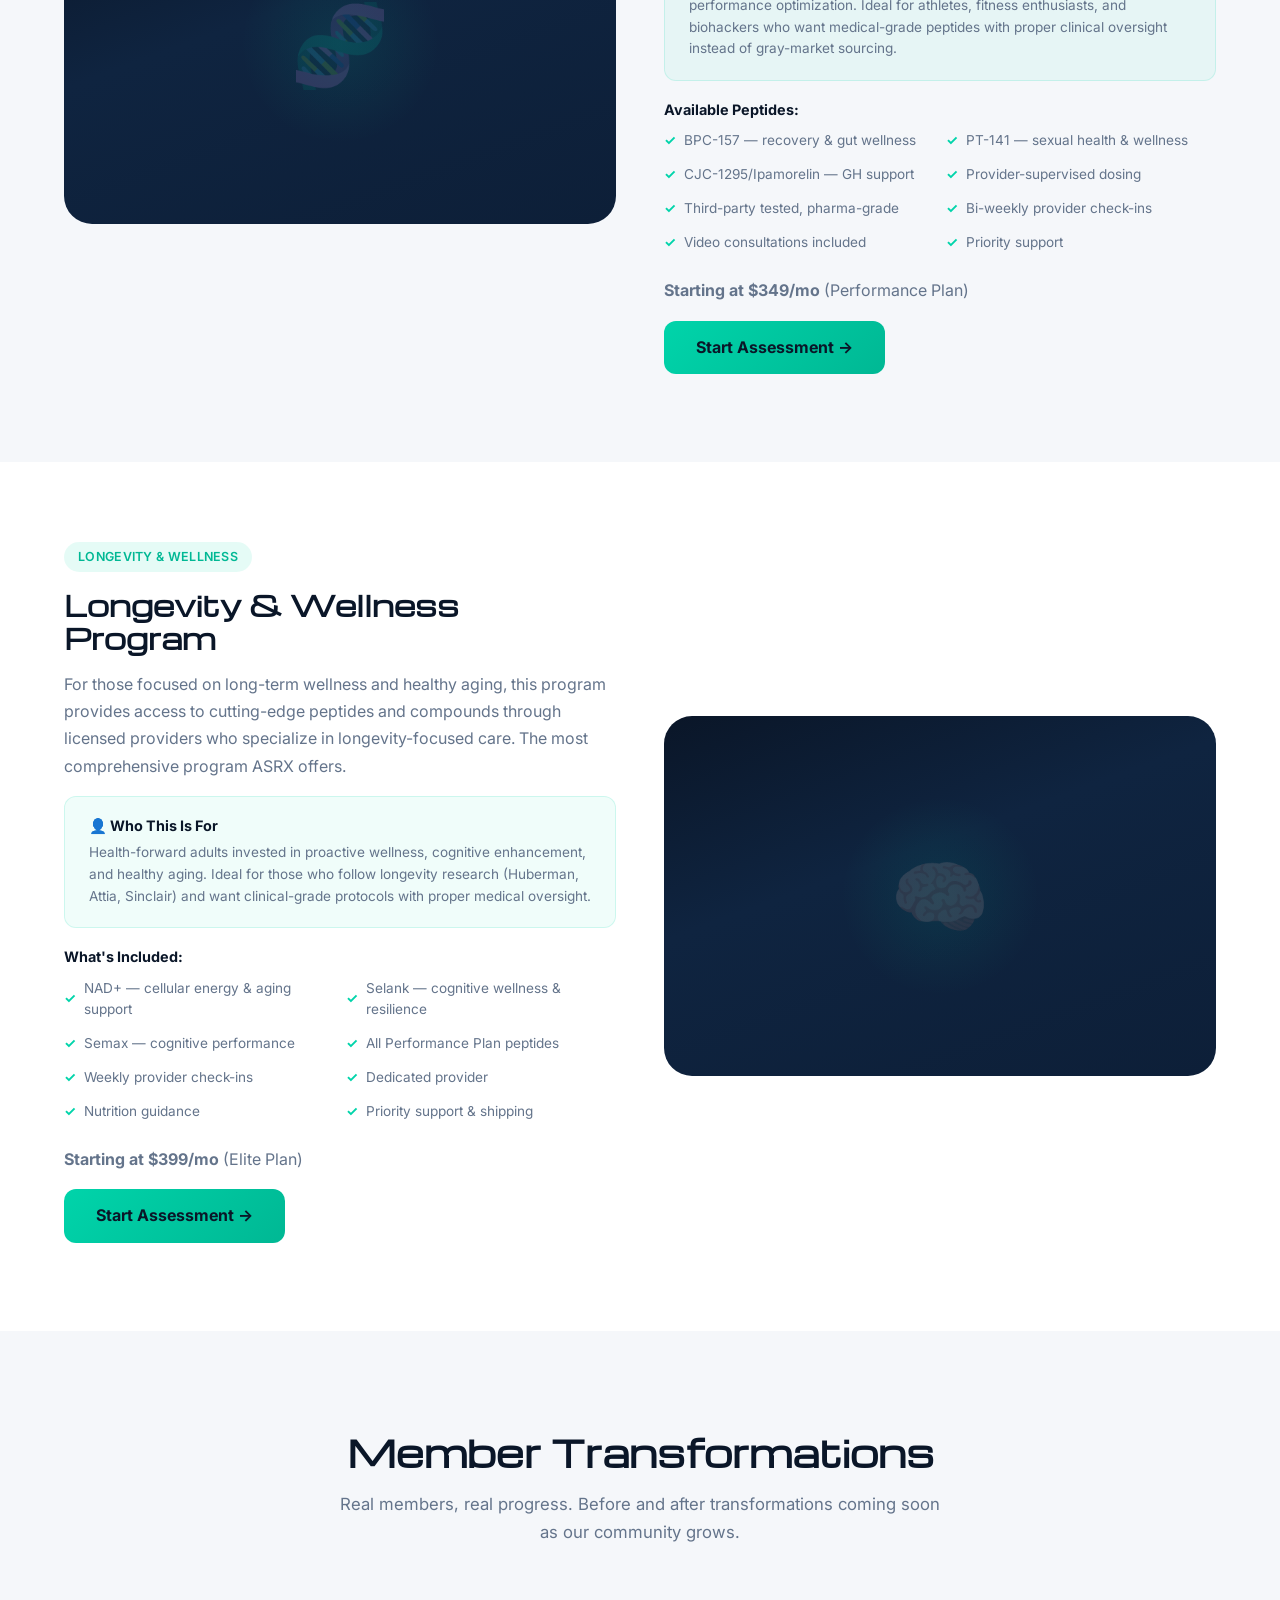
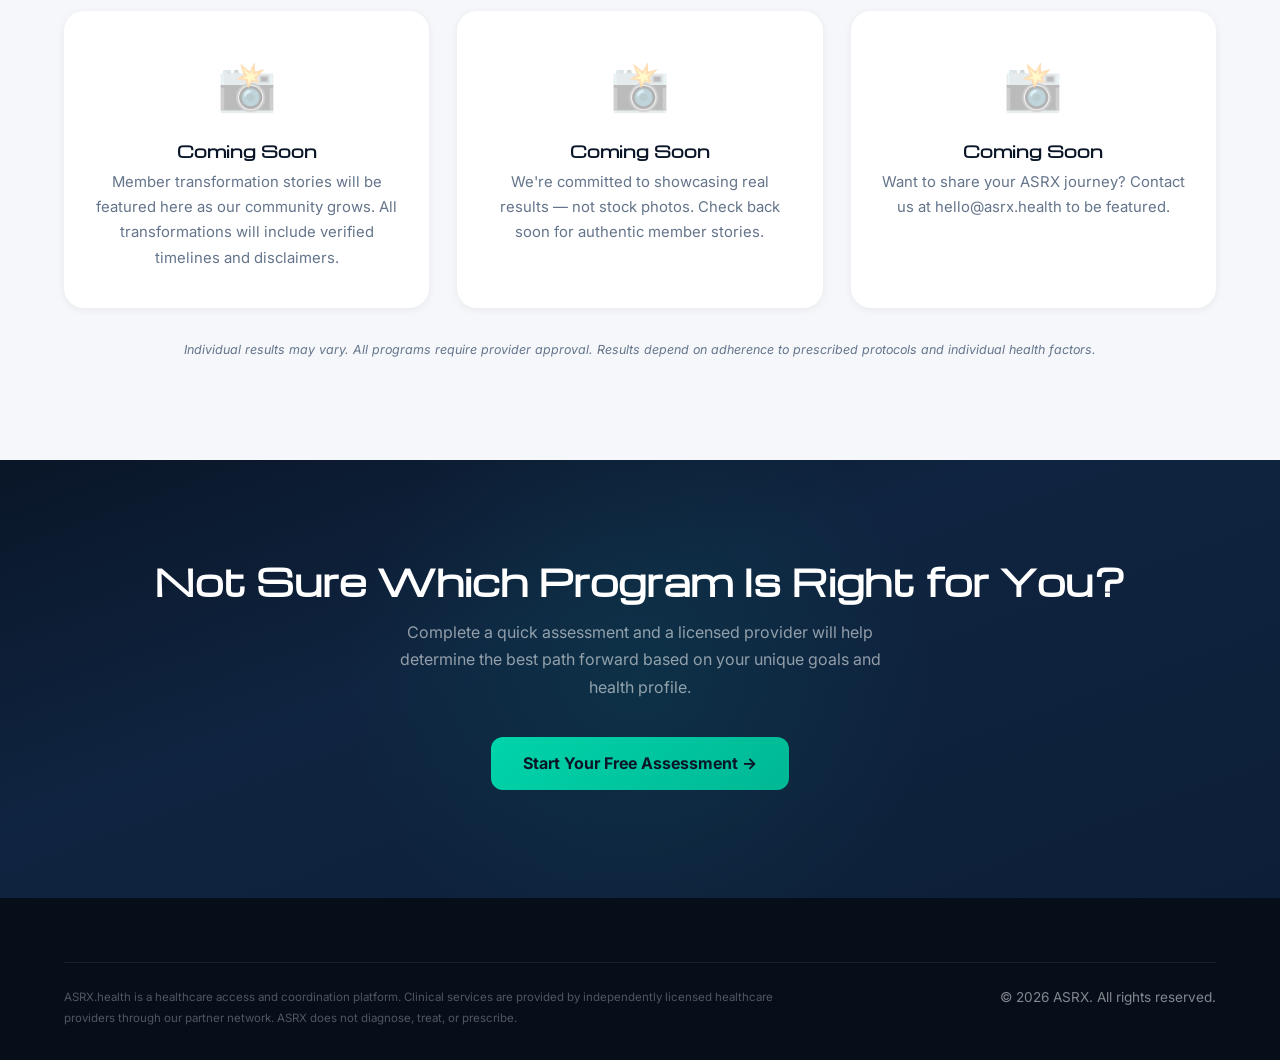
<file: programs.html>
<!DOCTYPE html>
<html lang="en">
<head>
  <meta charset="UTF-8">
  <meta name="viewport" content="width=device-width, initial-scale=1.0">
  <title>Programs — ASRX.health | GLP-1, Peptide Therapy, Longevity</title>
  <meta name="description" content="Explore ASRX programs: GLP-1 Weight Management, Peptide Therapy (BPC-157, PT-141), and Longevity Protocols (NAD+, Selank, Semax). Pharmaceutical-grade. Licensed providers.">
  <meta property="og:title" content="ASRX Programs — GLP-1, Peptide Therapy, Longevity">
  <meta property="og:description" content="Access pharmaceutical-grade peptide programs coordinated through licensed providers. From $249/mo.">
  <meta property="og:type" content="website">
  <meta property="og:url" content="https://asrx.health/programs">
  <meta name="twitter:card" content="summary_large_image">
  <link rel="canonical" href="https://asrx.health/programs.html">
  <link rel="stylesheet" href="style.css">
  <link rel="icon" href="data:image/svg+xml,<svg xmlns='http://www.w3.org/2000/svg' viewBox='0 0 100 100'><text y='.9em' font-size='90'>💊</text></svg>">
</head>
<body>

<nav class="nav" id="mainNav">
  <div class="container">
    <a href="/" class="nav-logo">AS<span>RX</span></a>
    <ul class="nav-links" id="navLinks">
      <li><a href="index.html#how-it-works">How It Works</a></li>
      <li><a href="programs.html">Programs</a></li>
      <li><a href="index.html#pricing">Pricing</a></li>
      <li><a href="comparison.html">Compare</a></li>
      <li><a href="blog.html">Blog</a></li>
      <li><a href="about.html">About</a></li>
      <li><a href="assessment.html" class="nav-cta">Start Assessment →</a></li>
    </ul>
    <button class="nav-toggle" id="navToggle" aria-label="Menu"><span></span><span></span><span></span></button>
  </div>
</nav>

<div class="page-header">
  <div class="container">
    <h1 class="section-title">Our Programs</h1>
    <p>Pharmaceutical-grade peptide programs coordinated through licensed providers. Every product domestically manufactured and third-party tested.</p>
  </div>
</div>

<!-- WEIGHT MANAGEMENT -->
<div class="program-section" id="weight-management">
  <div class="container">
    <div class="program-card">
      <div class="program-info fade-up">
        <span class="tag">Weight Management</span>
        <h2>GLP-1 Weight Management Program</h2>
        <p>Connect with a licensed provider to access GLP-1 receptor agonist programs, including compounded semaglutide and tirzepatide. Clinician-supervised programs designed for adults seeking structured, science-backed support for weight management goals.</p>

        <div class="persona-box">
          <h4>👤 Who This Is For</h4>
          <p>Adults with a BMI of 27+ (with a qualifying condition) or 30+ who are ready for a provider-supervised, pharmaceutical-grade approach to weight management. Ideal for those who have tried diet and exercise alone and want clinical-level support.</p>
        </div>

        <h4 style="font-family:'Inter',sans-serif;font-size:.9rem;font-weight:700;margin-bottom:12px;">What's Included:</h4>
        <div class="included-grid">
          <div class="included-item">Compounded Semaglutide or Tirzepatide</div>
          <div class="included-item">Licensed provider consultation</div>
          <div class="included-item">Monthly to weekly check-ins</div>
          <div class="included-item">Messaging support</div>
          <div class="included-item">Free discreet shipping</div>
          <div class="included-item">Third-party tested peptides</div>
          <div class="included-item">Domestically manufactured</div>
          <div class="included-item">Cancel anytime — no contracts</div>
        </div>

        <p><strong>Starting at $249/mo</strong> (Essential Plan)</p>
        <a href="assessment.html?plan=essential" class="btn-primary">Start Assessment →</a>
      </div>
      <div class="program-visual fade-up">⚖️</div>
    </div>
  </div>
</div>

<!-- PEPTIDE THERAPY -->
<div class="program-section" id="peptide-therapy">
  <div class="container">
    <div class="program-card">
      <div class="program-visual fade-up">🧬</div>
      <div class="program-info fade-up">
        <span class="tag">Peptide Therapy</span>
        <h2>Peptide Therapy Program</h2>
        <p>Access a range of research-backed peptides through qualified providers. From recovery support to wellness optimization, your provider determines the most suitable peptide protocol based on your individual needs and goals.</p>

        <div class="persona-box">
          <h4>👤 Who This Is For</h4>
          <p>Health-conscious adults interested in recovery, sexual wellness, and performance optimization. Ideal for athletes, fitness enthusiasts, and biohackers who want medical-grade peptides with proper clinical oversight instead of gray-market sourcing.</p>
        </div>

        <h4 style="font-family:'Inter',sans-serif;font-size:.9rem;font-weight:700;margin-bottom:12px;">Available Peptides:</h4>
        <div class="included-grid">
          <div class="included-item">BPC-157 — recovery & gut wellness</div>
          <div class="included-item">PT-141 — sexual health & wellness</div>
          <div class="included-item">CJC-1295/Ipamorelin — GH support</div>
          <div class="included-item">Provider-supervised dosing</div>
          <div class="included-item">Third-party tested, pharma-grade</div>
          <div class="included-item">Bi-weekly provider check-ins</div>
          <div class="included-item">Video consultations included</div>
          <div class="included-item">Priority support</div>
        </div>

        <p><strong>Starting at $349/mo</strong> (Performance Plan)</p>
        <a href="assessment.html?plan=performance" class="btn-primary">Start Assessment →</a>
      </div>
    </div>
  </div>
</div>

<!-- LONGEVITY -->
<div class="program-section" id="longevity">
  <div class="container">
    <div class="program-card">
      <div class="program-info fade-up">
        <span class="tag">Longevity & Wellness</span>
        <h2>Longevity & Wellness Program</h2>
        <p>For those focused on long-term wellness and healthy aging, this program provides access to cutting-edge peptides and compounds through licensed providers who specialize in longevity-focused care. The most comprehensive program ASRX offers.</p>

        <div class="persona-box">
          <h4>👤 Who This Is For</h4>
          <p>Health-forward adults invested in proactive wellness, cognitive enhancement, and healthy aging. Ideal for those who follow longevity research (Huberman, Attia, Sinclair) and want clinical-grade protocols with proper medical oversight.</p>
        </div>

        <h4 style="font-family:'Inter',sans-serif;font-size:.9rem;font-weight:700;margin-bottom:12px;">What's Included:</h4>
        <div class="included-grid">
          <div class="included-item">NAD+ — cellular energy & aging support</div>
          <div class="included-item">Selank — cognitive wellness & resilience</div>
          <div class="included-item">Semax — cognitive performance</div>
          <div class="included-item">All Performance Plan peptides</div>
          <div class="included-item">Weekly provider check-ins</div>
          <div class="included-item">Dedicated provider</div>
          <div class="included-item">Nutrition guidance</div>
          <div class="included-item">Priority support & shipping</div>
        </div>

        <p><strong>Starting at $399/mo</strong> (Elite Plan)</p>
        <a href="assessment.html?plan=elite" class="btn-primary">Start Assessment →</a>
      </div>
      <div class="program-visual fade-up">🧠</div>
    </div>
  </div>
</div>

<!-- RESULTS PLACEHOLDER -->
<section class="section-light">
  <div class="container">
    <h2 class="section-title">Member Transformations</h2>
    <p class="section-sub">Real members, real progress. Before and after transformations coming soon as our community grows.</p>
    <div class="why-grid">
      <div class="why-card fade-up" style="text-align:center;">
        <div style="font-size:3rem;margin-bottom:16px;opacity:.3;">📸</div>
        <h3>Coming Soon</h3>
        <p>Member transformation stories will be featured here as our community grows. All transformations will include verified timelines and disclaimers.</p>
      </div>
      <div class="why-card fade-up" style="text-align:center;">
        <div style="font-size:3rem;margin-bottom:16px;opacity:.3;">📸</div>
        <h3>Coming Soon</h3>
        <p>We're committed to showcasing real results — not stock photos. Check back soon for authentic member stories.</p>
      </div>
      <div class="why-card fade-up" style="text-align:center;">
        <div style="font-size:3rem;margin-bottom:16px;opacity:.3;">📸</div>
        <h3>Coming Soon</h3>
        <p>Want to share your ASRX journey? Contact us at hello@asrx.health to be featured.</p>
      </div>
    </div>
    <p class="testimonials-disclaimer">Individual results may vary. All programs require provider approval. Results depend on adherence to prescribed protocols and individual health factors.</p>
  </div>
</section>

<!-- CTA -->
<section class="cta-section">
  <div class="container">
    <h2 class="section-title">Not Sure Which Program Is Right for You?</h2>
    <p>Complete a quick assessment and a licensed provider will help determine the best path forward based on your unique goals and health profile.</p>
    <a href="assessment.html" class="btn-primary">Start Your Free Assessment →</a>
  </div>
</section>

<footer class="footer">
  <div class="container">
    <div class="footer-bottom">
      <p class="footer-disclaimer">ASRX.health is a healthcare access and coordination platform. Clinical services are provided by independently licensed healthcare providers through our partner network. ASRX does not diagnose, treat, or prescribe.</p>
      <p>© 2026 ASRX. All rights reserved.</p>
    </div>
  </div>
</footer>

<script>
document.getElementById('navToggle').addEventListener('click', () => document.getElementById('navLinks').classList.toggle('open'));
const observer = new IntersectionObserver(entries => { entries.forEach(e => { if (e.isIntersecting) e.target.classList.add('visible'); }); }, { threshold: 0.1 });
document.querySelectorAll('.fade-up').forEach(el => observer.observe(el));
</script>
</body>
</html>
</file>
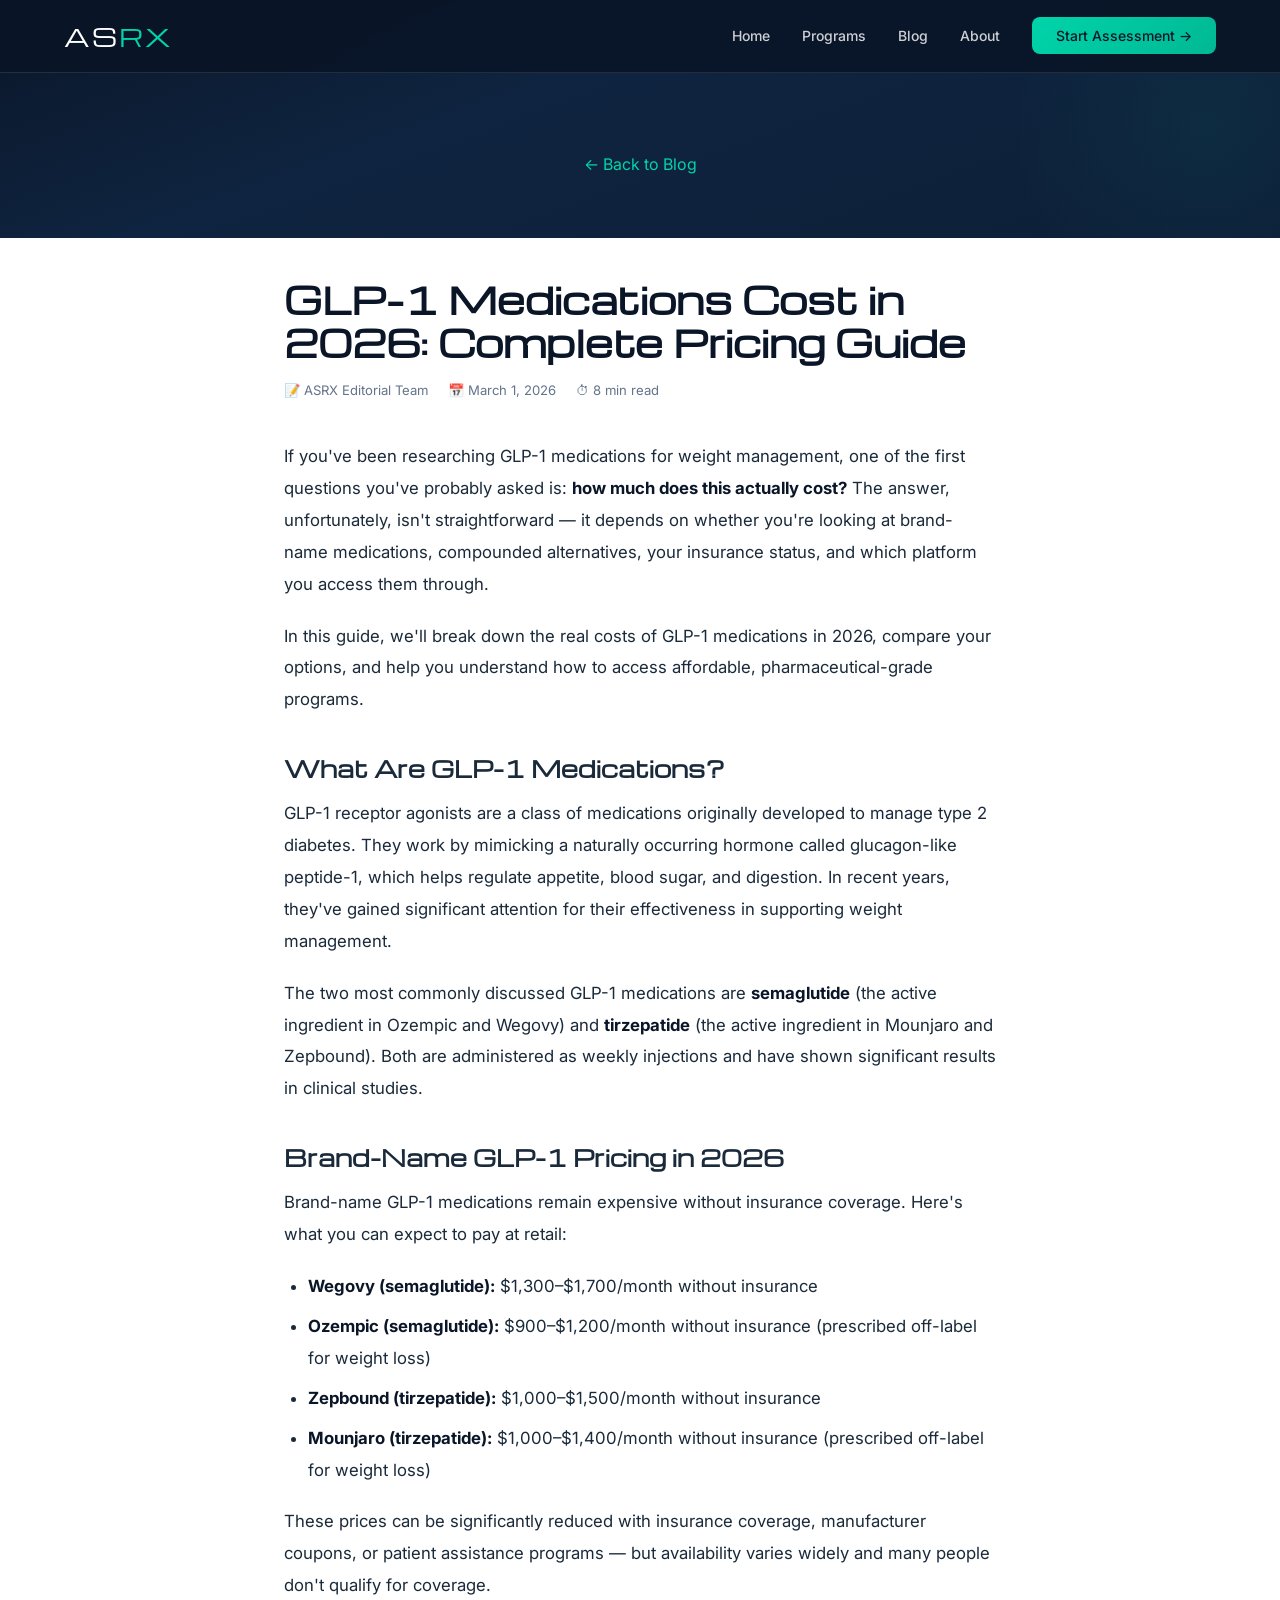
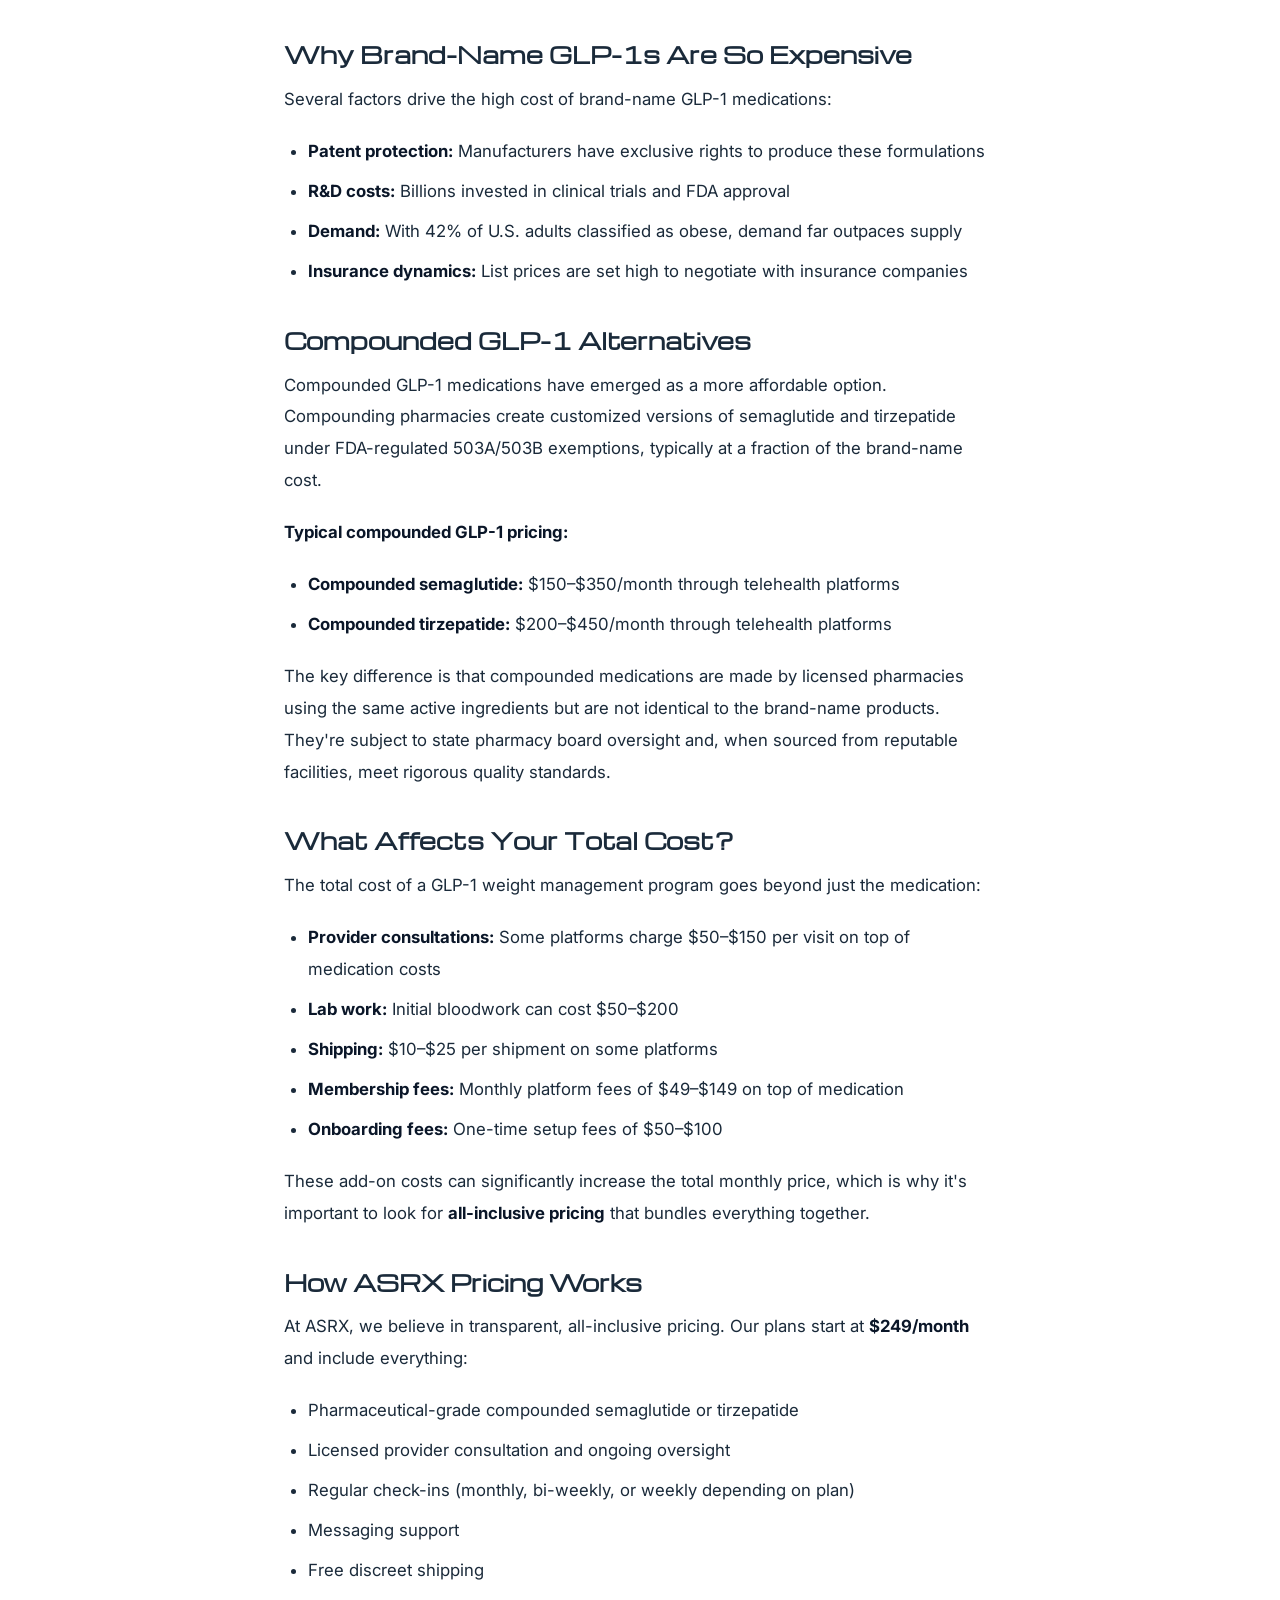
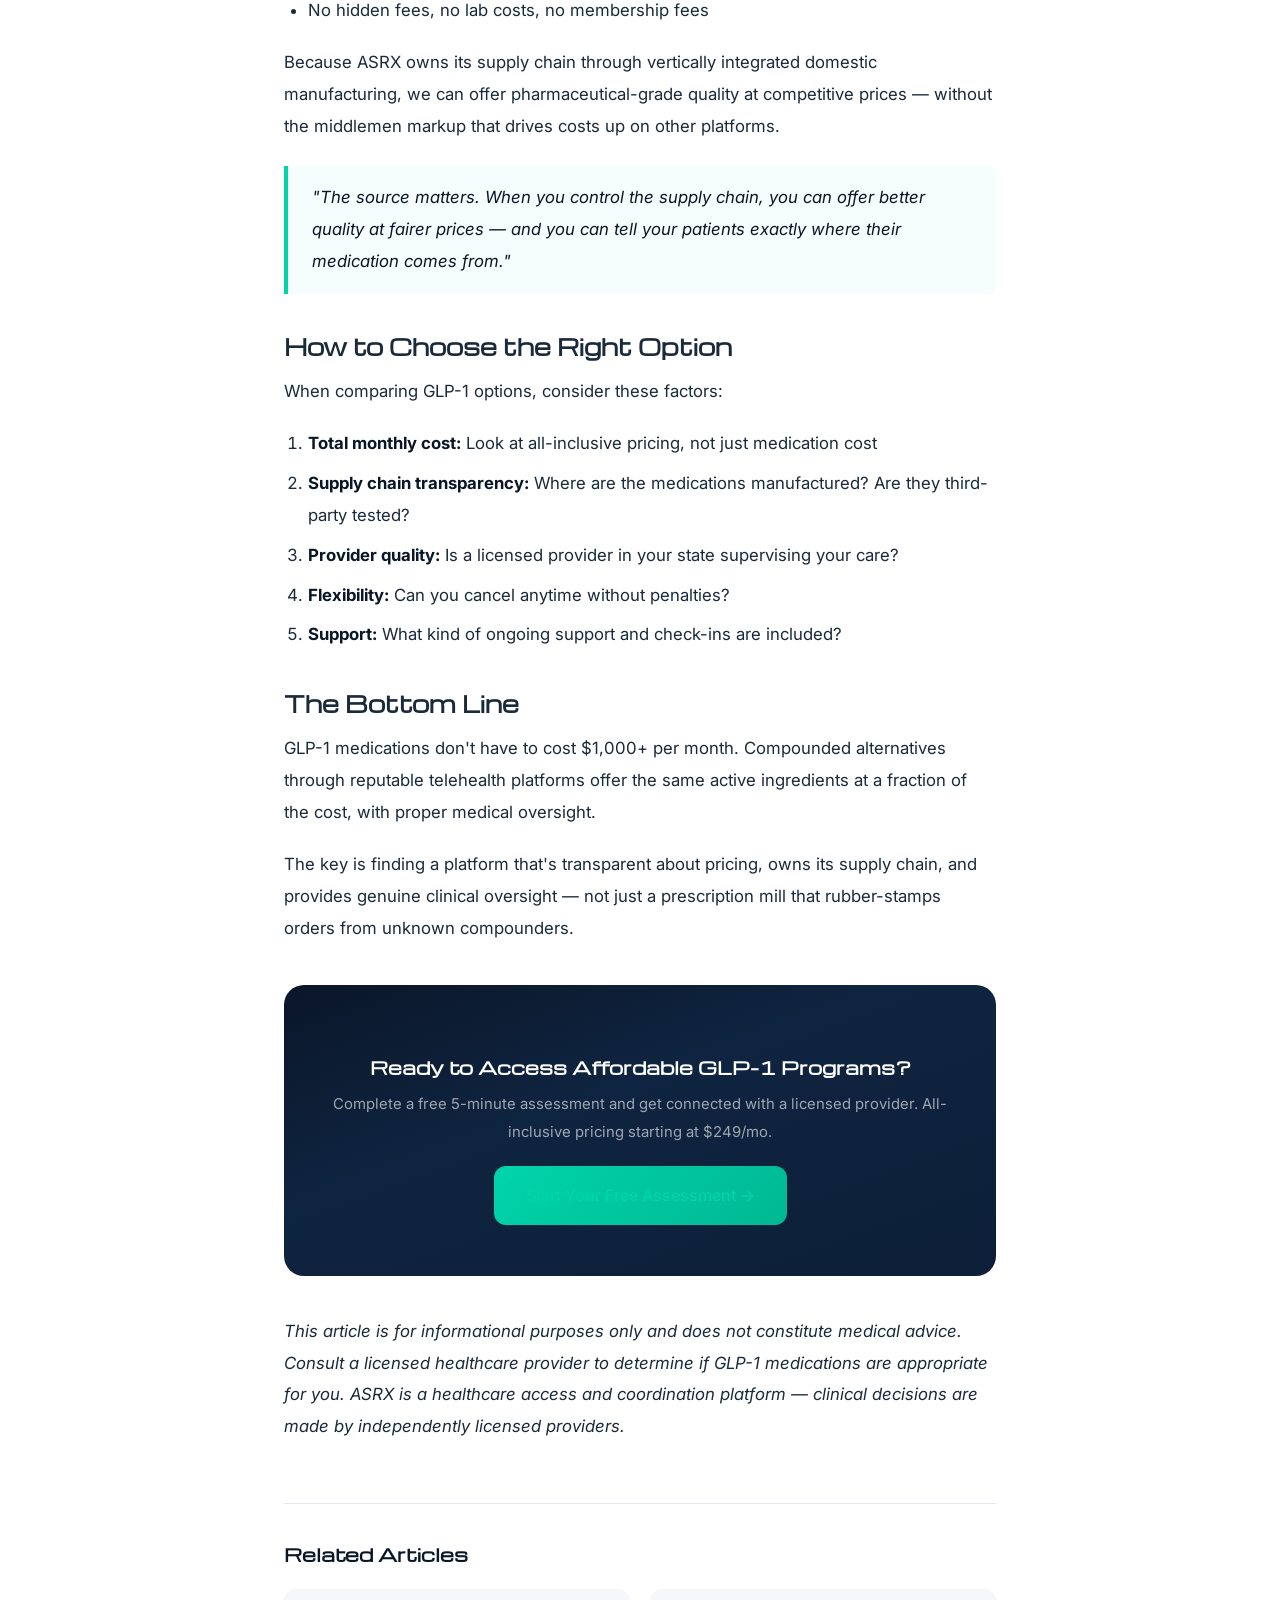
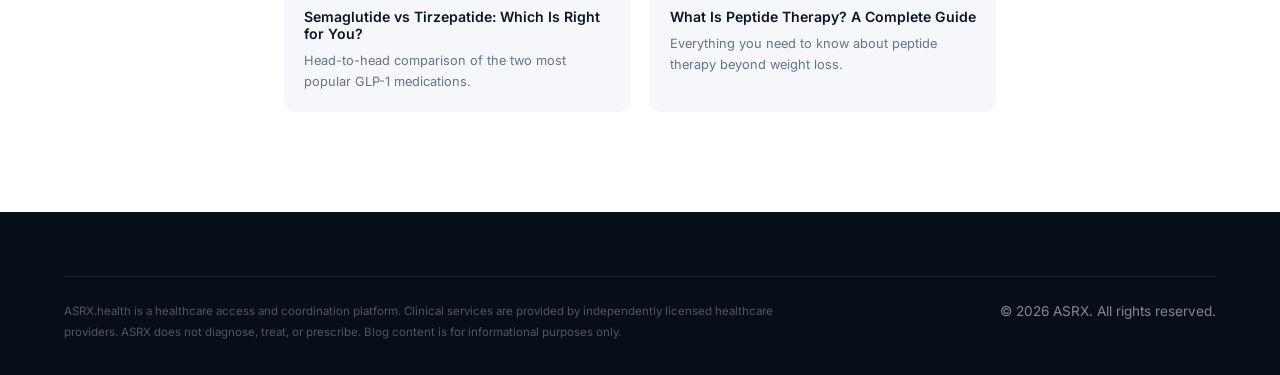
<file: blog/how-much-do-glp1-medications-cost.html>
<!DOCTYPE html>
<html lang="en">
<head>
  <meta charset="UTF-8">
  <meta name="viewport" content="width=device-width, initial-scale=1.0">
  <title>GLP-1 Medications Cost in 2026: Complete Pricing Guide — ASRX.health</title>
  <meta name="description" content="How much do GLP-1 medications cost in 2026? Complete pricing guide for semaglutide, tirzepatide, Wegovy, Ozempic, and compounded alternatives. Compare costs and find affordable access.">
  <meta property="og:title" content="GLP-1 Medications Cost in 2026: Complete Pricing Guide">
  <meta property="og:description" content="How much do GLP-1 medications actually cost? Brand-name vs compounded pricing, insurance coverage, and how to find affordable access.">
  <meta property="og:type" content="article">
  <meta property="og:url" content="https://asrx.health/blog/how-much-do-glp1-medications-cost.html">
  <meta name="twitter:card" content="summary_large_image">
  <link rel="canonical" href="https://asrx.health/blog/how-much-do-glp1-medications-cost.html">
  <link rel="stylesheet" href="../style.css">
  <link rel="icon" href="data:image/svg+xml,<svg xmlns='http://www.w3.org/2000/svg' viewBox='0 0 100 100'><text y='.9em' font-size='90'>💊</text></svg>">
</head>
<body>

<nav class="nav" id="mainNav">
  <div class="container">
    <a href="/" class="nav-logo">AS<span>RX</span></a>
    <ul class="nav-links" id="navLinks">
      <li><a href="../index.html">Home</a></li>
      <li><a href="../programs.html">Programs</a></li>
      <li><a href="../blog.html">Blog</a></li>
      <li><a href="../about.html">About</a></li>
      <li><a href="../assessment.html" class="nav-cta">Start Assessment →</a></li>
    </ul>
    <button class="nav-toggle" id="navToggle" aria-label="Menu"><span></span><span></span><span></span></button>
  </div>
</nav>

<div class="page-header">
  <div class="container">
    <p><a href="../blog.html" style="color:var(--teal);">← Back to Blog</a></p>
  </div>
</div>

<section style="padding-top:40px;">
  <div class="blog-post">
    <div class="blog-post-header">
      <h1>GLP-1 Medications Cost in 2026: Complete Pricing Guide</h1>
      <div class="blog-post-meta">
        <span>📝 ASRX Editorial Team</span>
        <span>📅 March 1, 2026</span>
        <span>⏱ 8 min read</span>
      </div>
    </div>

    <div class="blog-post-content">
      <p>If you've been researching GLP-1 medications for weight management, one of the first questions you've probably asked is: <strong>how much does this actually cost?</strong> The answer, unfortunately, isn't straightforward — it depends on whether you're looking at brand-name medications, compounded alternatives, your insurance status, and which platform you access them through.</p>

      <p>In this guide, we'll break down the real costs of GLP-1 medications in 2026, compare your options, and help you understand how to access affordable, pharmaceutical-grade programs.</p>

      <h2>What Are GLP-1 Medications?</h2>

      <p>GLP-1 receptor agonists are a class of medications originally developed to manage type 2 diabetes. They work by mimicking a naturally occurring hormone called glucagon-like peptide-1, which helps regulate appetite, blood sugar, and digestion. In recent years, they've gained significant attention for their effectiveness in supporting weight management.</p>

      <p>The two most commonly discussed GLP-1 medications are <strong>semaglutide</strong> (the active ingredient in Ozempic and Wegovy) and <strong>tirzepatide</strong> (the active ingredient in Mounjaro and Zepbound). Both are administered as weekly injections and have shown significant results in clinical studies.</p>

      <h2>Brand-Name GLP-1 Pricing in 2026</h2>

      <p>Brand-name GLP-1 medications remain expensive without insurance coverage. Here's what you can expect to pay at retail:</p>

      <ul>
        <li><strong>Wegovy (semaglutide):</strong> $1,300–$1,700/month without insurance</li>
        <li><strong>Ozempic (semaglutide):</strong> $900–$1,200/month without insurance (prescribed off-label for weight loss)</li>
        <li><strong>Zepbound (tirzepatide):</strong> $1,000–$1,500/month without insurance</li>
        <li><strong>Mounjaro (tirzepatide):</strong> $1,000–$1,400/month without insurance (prescribed off-label for weight loss)</li>
      </ul>

      <p>These prices can be significantly reduced with insurance coverage, manufacturer coupons, or patient assistance programs — but availability varies widely and many people don't qualify for coverage.</p>

      <h2>Why Brand-Name GLP-1s Are So Expensive</h2>

      <p>Several factors drive the high cost of brand-name GLP-1 medications:</p>

      <ul>
        <li><strong>Patent protection:</strong> Manufacturers have exclusive rights to produce these formulations</li>
        <li><strong>R&D costs:</strong> Billions invested in clinical trials and FDA approval</li>
        <li><strong>Demand:</strong> With 42% of U.S. adults classified as obese, demand far outpaces supply</li>
        <li><strong>Insurance dynamics:</strong> List prices are set high to negotiate with insurance companies</li>
      </ul>

      <h2>Compounded GLP-1 Alternatives</h2>

      <p>Compounded GLP-1 medications have emerged as a more affordable option. Compounding pharmacies create customized versions of semaglutide and tirzepatide under FDA-regulated 503A/503B exemptions, typically at a fraction of the brand-name cost.</p>

      <p><strong>Typical compounded GLP-1 pricing:</strong></p>

      <ul>
        <li><strong>Compounded semaglutide:</strong> $150–$350/month through telehealth platforms</li>
        <li><strong>Compounded tirzepatide:</strong> $200–$450/month through telehealth platforms</li>
      </ul>

      <p>The key difference is that compounded medications are made by licensed pharmacies using the same active ingredients but are not identical to the brand-name products. They're subject to state pharmacy board oversight and, when sourced from reputable facilities, meet rigorous quality standards.</p>

      <h2>What Affects Your Total Cost?</h2>

      <p>The total cost of a GLP-1 weight management program goes beyond just the medication:</p>

      <ul>
        <li><strong>Provider consultations:</strong> Some platforms charge $50–$150 per visit on top of medication costs</li>
        <li><strong>Lab work:</strong> Initial bloodwork can cost $50–$200</li>
        <li><strong>Shipping:</strong> $10–$25 per shipment on some platforms</li>
        <li><strong>Membership fees:</strong> Monthly platform fees of $49–$149 on top of medication</li>
        <li><strong>Onboarding fees:</strong> One-time setup fees of $50–$100</li>
      </ul>

      <p>These add-on costs can significantly increase the total monthly price, which is why it's important to look for <strong>all-inclusive pricing</strong> that bundles everything together.</p>

      <h2>How ASRX Pricing Works</h2>

      <p>At ASRX, we believe in transparent, all-inclusive pricing. Our plans start at <strong>$249/month</strong> and include everything:</p>

      <ul>
        <li>Pharmaceutical-grade compounded semaglutide or tirzepatide</li>
        <li>Licensed provider consultation and ongoing oversight</li>
        <li>Regular check-ins (monthly, bi-weekly, or weekly depending on plan)</li>
        <li>Messaging support</li>
        <li>Free discreet shipping</li>
        <li>No hidden fees, no lab costs, no membership fees</li>
      </ul>

      <p>Because ASRX owns its supply chain through vertically integrated domestic manufacturing, we can offer pharmaceutical-grade quality at competitive prices — without the middlemen markup that drives costs up on other platforms.</p>

      <blockquote>
        "The source matters. When you control the supply chain, you can offer better quality at fairer prices — and you can tell your patients exactly where their medication comes from."
      </blockquote>

      <h2>How to Choose the Right Option</h2>

      <p>When comparing GLP-1 options, consider these factors:</p>

      <ol>
        <li><strong>Total monthly cost:</strong> Look at all-inclusive pricing, not just medication cost</li>
        <li><strong>Supply chain transparency:</strong> Where are the medications manufactured? Are they third-party tested?</li>
        <li><strong>Provider quality:</strong> Is a licensed provider in your state supervising your care?</li>
        <li><strong>Flexibility:</strong> Can you cancel anytime without penalties?</li>
        <li><strong>Support:</strong> What kind of ongoing support and check-ins are included?</li>
      </ol>

      <h2>The Bottom Line</h2>

      <p>GLP-1 medications don't have to cost $1,000+ per month. Compounded alternatives through reputable telehealth platforms offer the same active ingredients at a fraction of the cost, with proper medical oversight.</p>

      <p>The key is finding a platform that's transparent about pricing, owns its supply chain, and provides genuine clinical oversight — not just a prescription mill that rubber-stamps orders from unknown compounders.</p>

      <div class="blog-cta-box">
        <h3>Ready to Access Affordable GLP-1 Programs?</h3>
        <p>Complete a free 5-minute assessment and get connected with a licensed provider. All-inclusive pricing starting at $249/mo.</p>
        <a href="../assessment.html" class="btn-primary">Start Your Free Assessment →</a>
      </div>

      <p><em>This article is for informational purposes only and does not constitute medical advice. Consult a licensed healthcare provider to determine if GLP-1 medications are appropriate for you. ASRX is a healthcare access and coordination platform — clinical decisions are made by independently licensed providers.</em></p>
    </div>

    <div class="related-posts">
      <h3>Related Articles</h3>
      <div class="related-list">
        <a href="semaglutide-vs-tirzepatide.html" class="related-item" style="color:inherit;">
          <h4>Semaglutide vs Tirzepatide: Which Is Right for You?</h4>
          <p>Head-to-head comparison of the two most popular GLP-1 medications.</p>
        </a>
        <a href="what-is-peptide-therapy.html" class="related-item" style="color:inherit;">
          <h4>What Is Peptide Therapy? A Complete Guide</h4>
          <p>Everything you need to know about peptide therapy beyond weight loss.</p>
        </a>
      </div>
    </div>
  </div>
</section>

<footer class="footer">
  <div class="container">
    <div class="footer-bottom">
      <p class="footer-disclaimer">ASRX.health is a healthcare access and coordination platform. Clinical services are provided by independently licensed healthcare providers. ASRX does not diagnose, treat, or prescribe. Blog content is for informational purposes only.</p>
      <p>© 2026 ASRX. All rights reserved.</p>
    </div>
  </div>
</footer>

<script>
document.getElementById('navToggle').addEventListener('click', () => document.getElementById('navLinks').classList.toggle('open'));
</script>
</body>
</html>
</file>
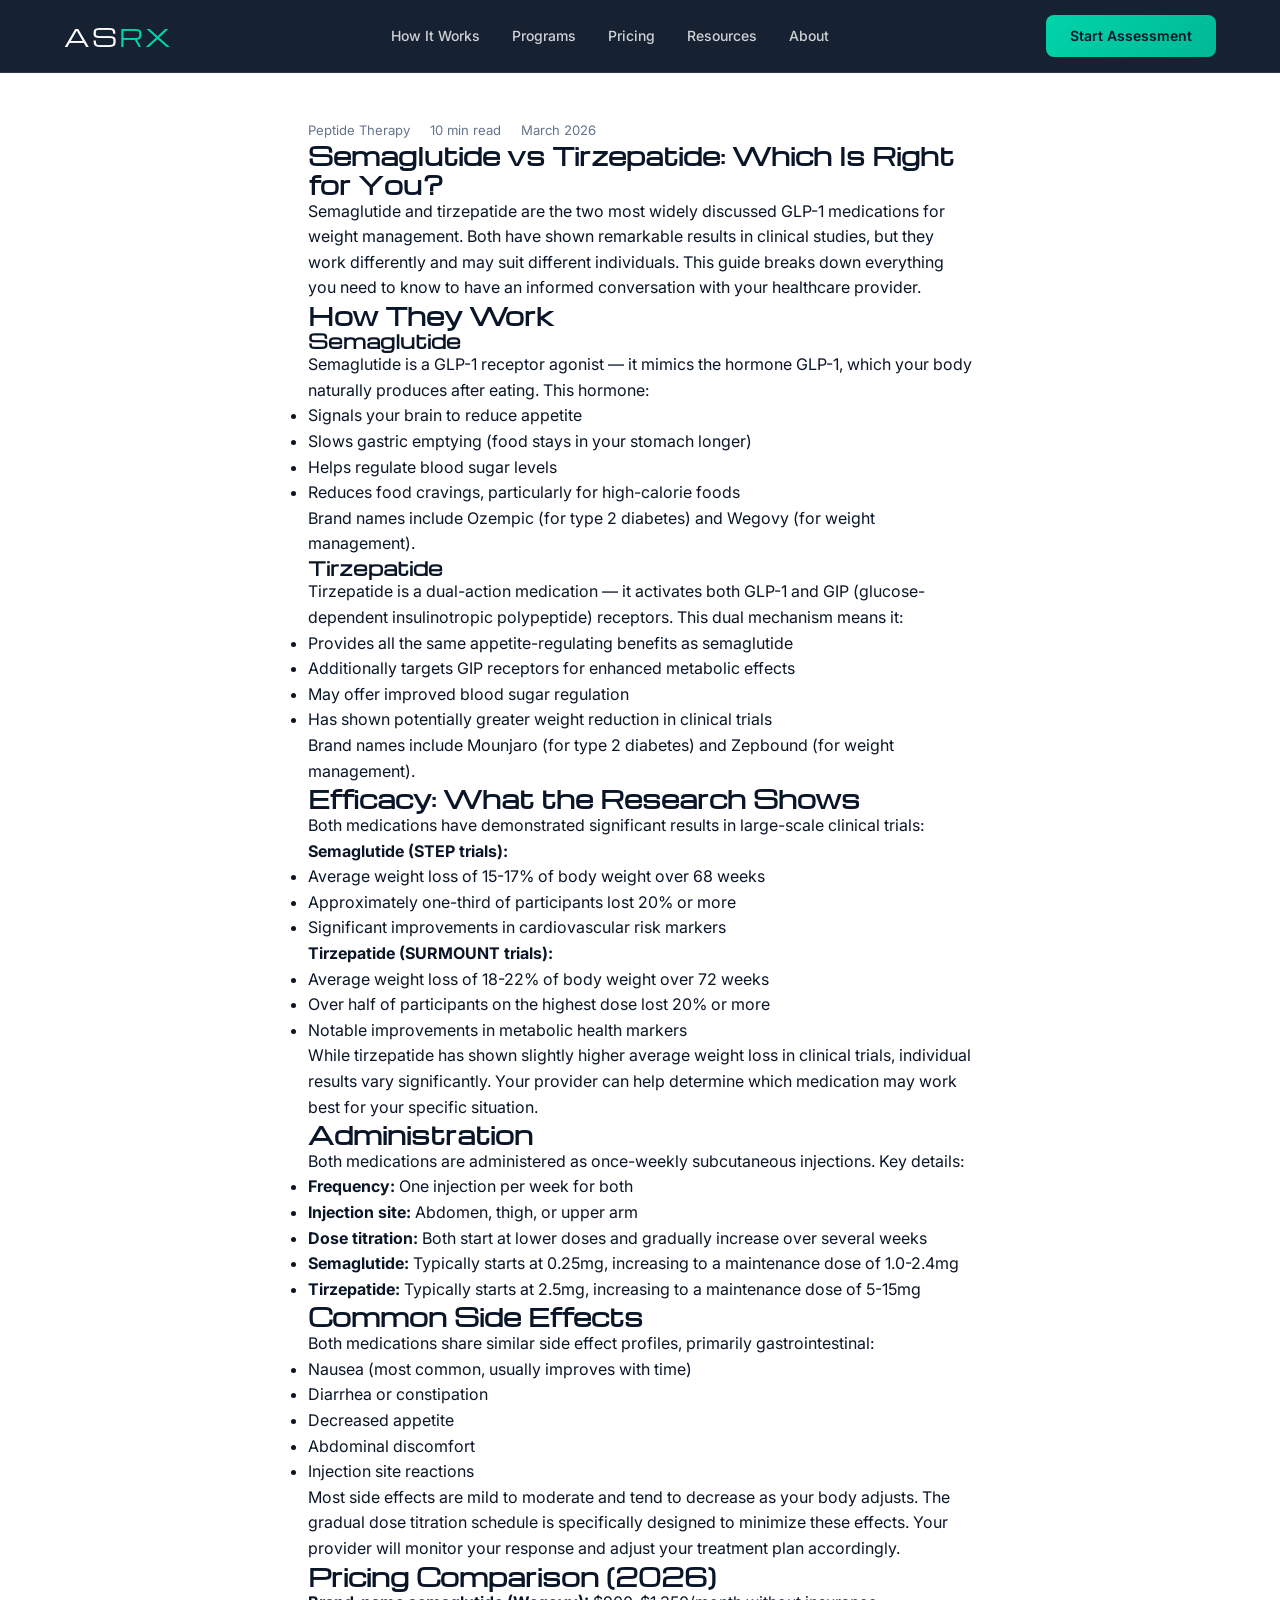
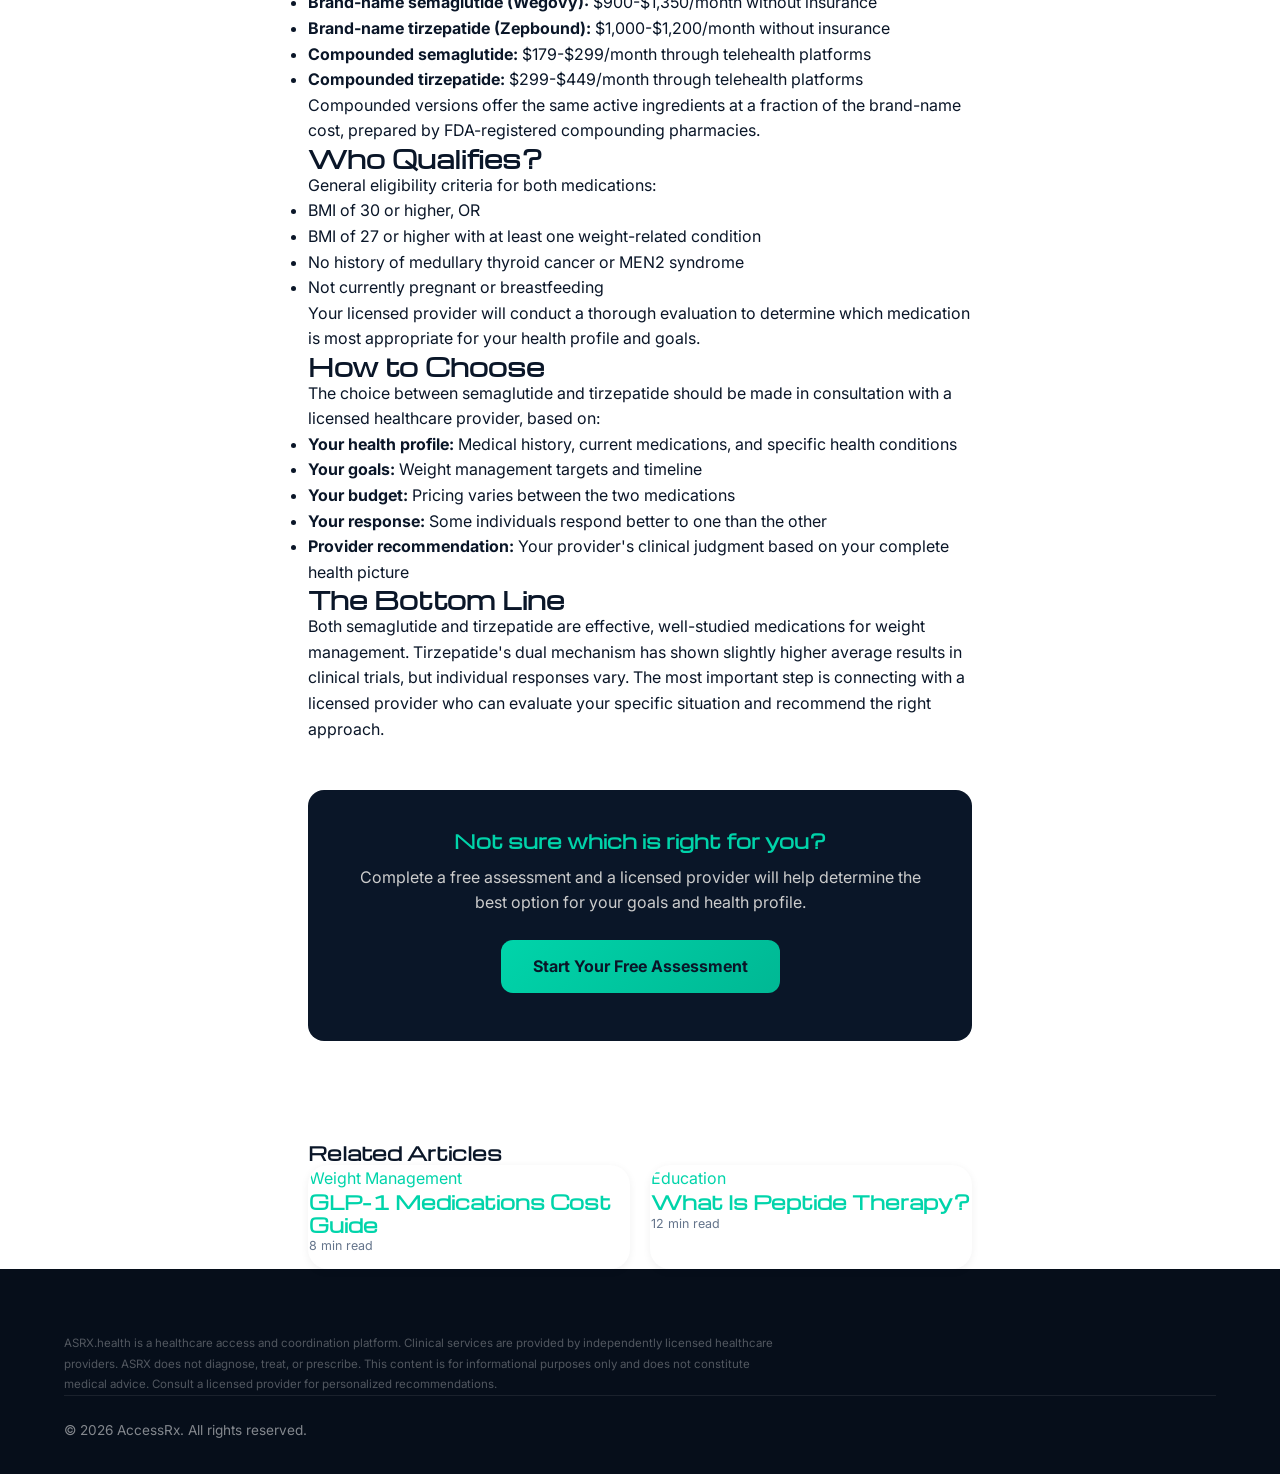
<file: blog/semaglutide-vs-tirzepatide.html>
<!DOCTYPE html>
<html lang="en">
<head>
  <meta charset="UTF-8">
  <meta name="viewport" content="width=device-width, initial-scale=1.0">
  <title>Semaglutide vs Tirzepatide: Which Is Right for You? — ASRX</title>
  <meta name="description" content="Comprehensive comparison of semaglutide and tirzepatide for weight management. Mechanisms, efficacy, side effects, and pricing compared.">
  <meta property="og:title" content="Semaglutide vs Tirzepatide: Which Is Right for You?">
  <link rel="stylesheet" href="../style.css">
  <link rel="icon" href="data:image/svg+xml,<svg xmlns='http://www.w3.org/2000/svg' viewBox='0 0 100 100'><text y='.9em' font-size='90'>💊</text></svg>">
</head>
<body>
<nav class="nav" id="mainNav">
  <div class="container">
    <a href="/" class="nav-logo">AS<span>RX</span></a>
    <ul class="nav-links">
      <li><a href="/#how-it-works">How It Works</a></li>
      <li><a href="../programs.html">Programs</a></li>
      <li><a href="/#pricing">Pricing</a></li>
      <li><a href="../blog.html" class="active">Resources</a></li>
      <li><a href="../about.html">About</a></li>
    </ul>
    <a href="../assessment.html" class="nav-cta">Start Assessment</a>
  </div>
</nav>

<article class="blog-post" style="padding-top:120px;">
  <div class="container" style="max-width:780px;">
    <div class="blog-post-meta fade-up">
      <span class="blog-card-tag">Peptide Therapy</span>
      <span>10 min read</span>
      <span>March 2026</span>
    </div>
    <h1 class="fade-up">Semaglutide vs Tirzepatide: Which Is Right for You?</h1>
    
    <div class="blog-content fade-up">
      <p>Semaglutide and tirzepatide are the two most widely discussed GLP-1 medications for weight management. Both have shown remarkable results in clinical studies, but they work differently and may suit different individuals. This guide breaks down everything you need to know to have an informed conversation with your healthcare provider.</p>

      <h2>How They Work</h2>
      
      <h3>Semaglutide</h3>
      <p>Semaglutide is a GLP-1 receptor agonist — it mimics the hormone GLP-1, which your body naturally produces after eating. This hormone:</p>
      <ul>
        <li>Signals your brain to reduce appetite</li>
        <li>Slows gastric emptying (food stays in your stomach longer)</li>
        <li>Helps regulate blood sugar levels</li>
        <li>Reduces food cravings, particularly for high-calorie foods</li>
      </ul>
      <p>Brand names include Ozempic (for type 2 diabetes) and Wegovy (for weight management).</p>

      <h3>Tirzepatide</h3>
      <p>Tirzepatide is a dual-action medication — it activates both GLP-1 and GIP (glucose-dependent insulinotropic polypeptide) receptors. This dual mechanism means it:</p>
      <ul>
        <li>Provides all the same appetite-regulating benefits as semaglutide</li>
        <li>Additionally targets GIP receptors for enhanced metabolic effects</li>
        <li>May offer improved blood sugar regulation</li>
        <li>Has shown potentially greater weight reduction in clinical trials</li>
      </ul>
      <p>Brand names include Mounjaro (for type 2 diabetes) and Zepbound (for weight management).</p>

      <h2>Efficacy: What the Research Shows</h2>
      <p>Both medications have demonstrated significant results in large-scale clinical trials:</p>

      <p><strong>Semaglutide (STEP trials):</strong></p>
      <ul>
        <li>Average weight loss of 15-17% of body weight over 68 weeks</li>
        <li>Approximately one-third of participants lost 20% or more</li>
        <li>Significant improvements in cardiovascular risk markers</li>
      </ul>

      <p><strong>Tirzepatide (SURMOUNT trials):</strong></p>
      <ul>
        <li>Average weight loss of 18-22% of body weight over 72 weeks</li>
        <li>Over half of participants on the highest dose lost 20% or more</li>
        <li>Notable improvements in metabolic health markers</li>
      </ul>

      <p>While tirzepatide has shown slightly higher average weight loss in clinical trials, individual results vary significantly. Your provider can help determine which medication may work best for your specific situation.</p>

      <h2>Administration</h2>
      <p>Both medications are administered as once-weekly subcutaneous injections. Key details:</p>
      <ul>
        <li><strong>Frequency:</strong> One injection per week for both</li>
        <li><strong>Injection site:</strong> Abdomen, thigh, or upper arm</li>
        <li><strong>Dose titration:</strong> Both start at lower doses and gradually increase over several weeks</li>
        <li><strong>Semaglutide:</strong> Typically starts at 0.25mg, increasing to a maintenance dose of 1.0-2.4mg</li>
        <li><strong>Tirzepatide:</strong> Typically starts at 2.5mg, increasing to a maintenance dose of 5-15mg</li>
      </ul>

      <h2>Common Side Effects</h2>
      <p>Both medications share similar side effect profiles, primarily gastrointestinal:</p>
      <ul>
        <li>Nausea (most common, usually improves with time)</li>
        <li>Diarrhea or constipation</li>
        <li>Decreased appetite</li>
        <li>Abdominal discomfort</li>
        <li>Injection site reactions</li>
      </ul>
      <p>Most side effects are mild to moderate and tend to decrease as your body adjusts. The gradual dose titration schedule is specifically designed to minimize these effects. Your provider will monitor your response and adjust your treatment plan accordingly.</p>

      <h2>Pricing Comparison (2026)</h2>
      <ul>
        <li><strong>Brand-name semaglutide (Wegovy):</strong> $900-$1,350/month without insurance</li>
        <li><strong>Brand-name tirzepatide (Zepbound):</strong> $1,000-$1,200/month without insurance</li>
        <li><strong>Compounded semaglutide:</strong> $179-$299/month through telehealth platforms</li>
        <li><strong>Compounded tirzepatide:</strong> $299-$449/month through telehealth platforms</li>
      </ul>
      <p>Compounded versions offer the same active ingredients at a fraction of the brand-name cost, prepared by FDA-registered compounding pharmacies.</p>

      <h2>Who Qualifies?</h2>
      <p>General eligibility criteria for both medications:</p>
      <ul>
        <li>BMI of 30 or higher, OR</li>
        <li>BMI of 27 or higher with at least one weight-related condition</li>
        <li>No history of medullary thyroid cancer or MEN2 syndrome</li>
        <li>Not currently pregnant or breastfeeding</li>
      </ul>
      <p>Your licensed provider will conduct a thorough evaluation to determine which medication is most appropriate for your health profile and goals.</p>

      <h2>How to Choose</h2>
      <p>The choice between semaglutide and tirzepatide should be made in consultation with a licensed healthcare provider, based on:</p>
      <ul>
        <li><strong>Your health profile:</strong> Medical history, current medications, and specific health conditions</li>
        <li><strong>Your goals:</strong> Weight management targets and timeline</li>
        <li><strong>Your budget:</strong> Pricing varies between the two medications</li>
        <li><strong>Your response:</strong> Some individuals respond better to one than the other</li>
        <li><strong>Provider recommendation:</strong> Your provider's clinical judgment based on your complete health picture</li>
      </ul>

      <h2>The Bottom Line</h2>
      <p>Both semaglutide and tirzepatide are effective, well-studied medications for weight management. Tirzepatide's dual mechanism has shown slightly higher average results in clinical trials, but individual responses vary. The most important step is connecting with a licensed provider who can evaluate your specific situation and recommend the right approach.</p>

      <div class="blog-cta" style="background:var(--navy);padding:40px;border-radius:16px;text-align:center;margin-top:48px;">
        <h3 style="color:var(--teal);margin-bottom:12px;">Not sure which is right for you?</h3>
        <p style="color:#ccc;margin-bottom:24px;">Complete a free assessment and a licensed provider will help determine the best option for your goals and health profile.</p>
        <a href="../assessment.html" class="btn btn-primary">Start Your Free Assessment</a>
      </div>
    </div>

    <div class="blog-related" style="margin-top:60px;padding-top:40px;border-top:1px solid rgba(255,255,255,0.1);">
      <h3>Related Articles</h3>
      <div style="display:flex;gap:20px;flex-wrap:wrap;">
        <a href="how-much-do-glp1-medications-cost.html" class="blog-card" style="flex:1;min-width:250px;">
          <div class="blog-card-tag">Weight Management</div>
          <h3>GLP-1 Medications Cost Guide</h3>
          <div class="blog-card-meta">8 min read</div>
        </a>
        <a href="what-is-peptide-therapy.html" class="blog-card" style="flex:1;min-width:250px;">
          <div class="blog-card-tag">Education</div>
          <h3>What Is Peptide Therapy?</h3>
          <div class="blog-card-meta">12 min read</div>
        </a>
      </div>
    </div>
  </div>
</article>

<footer class="footer">
  <div class="container">
    <div class="footer-disclaimer">
      <p>ASRX.health is a healthcare access and coordination platform. Clinical services are provided by independently licensed healthcare providers. ASRX does not diagnose, treat, or prescribe. This content is for informational purposes only and does not constitute medical advice. Consult a licensed provider for personalized recommendations.</p>
    </div>
    <div class="footer-bottom"><p>&copy; 2026 AccessRx. All rights reserved.</p></div>
  </div>
</footer>

<script>
const observer = new IntersectionObserver(entries => { entries.forEach(e => { if (e.isIntersecting) e.target.classList.add('visible'); }); }, { threshold: 0.1 });
document.querySelectorAll('.fade-up').forEach(el => observer.observe(el));
</script>
</body>
</html>
</file>
<file: style.css>
/* ASRX.health — Global Styles v2 */
@import url('https://fonts.googleapis.com/css2?family=Inter:wght@300;400;500;600;700;800&family=Michroma&display=swap');

:root {
  --navy: #0A1628;
  --navy-dark: #060e1a;
  --teal: #00D4AA;
  --teal-dark: #00b894;
  --white: #FFFFFF;
  --light: #F5F7FA;
  --slate: #64748B;
  --silver: #F1F5F9;
  --green: #10B981;
  --amber: #F59E0B;
  --navy-90: rgba(10,22,40,.95);
  --glass: rgba(255,255,255,.06);
  --glass-border: rgba(255,255,255,.1);
  --shadow-sm: 0 2px 8px rgba(10,22,40,.06);
  --shadow-md: 0 4px 24px rgba(10,22,40,.08);
  --shadow-lg: 0 8px 40px rgba(10,22,40,.12);
  --shadow-teal: 0 8px 30px rgba(0,212,170,.25);
  --gradient-hero: linear-gradient(160deg, #0A1628 0%, #0f2440 40%, #0d1f38 100%);
  --gradient-cta: linear-gradient(135deg, #00D4AA 0%, #00b894 100%);
  --radius-sm: 8px;
  --radius-md: 12px;
  --radius-lg: 20px;
  --radius-xl: 28px;
}

*, *::before, *::after { margin:0; padding:0; box-sizing:border-box; }
html { scroll-behavior: smooth; font-size: 16px; }

body {
  font-family: 'Inter', system-ui, -apple-system, sans-serif;
  color: var(--navy);
  background: var(--white);
  line-height: 1.6;
  -webkit-font-smoothing: antialiased;
  -moz-osx-font-smoothing: grayscale;
}

h1,h2,h3,h4,h5,h6 { font-family: 'Michroma', sans-serif; line-height: 1.2; }
a { color: var(--teal); text-decoration: none; transition: all .2s ease; }
a:hover { opacity: .85; }
img { max-width: 100%; display: block; }
.container { max-width: 1200px; margin: 0 auto; padding: 0 24px; }

/* ========== BUTTONS ========== */
.btn-primary {
  background: var(--gradient-cta);
  color: var(--navy); padding: 14px 32px;
  border-radius: var(--radius-md); font-weight: 700; font-size: 1rem;
  display: inline-block; transition: all .3s ease;
  border: none; cursor: pointer; text-align: center;
  position: relative; overflow: hidden;
}
.btn-primary::after {
  content: ''; position: absolute; top: 0; left: -100%; width: 100%; height: 100%;
  background: linear-gradient(90deg, transparent, rgba(255,255,255,.2), transparent);
  transition: left .5s ease;
}
.btn-primary:hover::after { left: 100%; }
.btn-primary:hover {
  transform: translateY(-2px);
  box-shadow: var(--shadow-teal);
  color: var(--navy); opacity: 1;
}
.btn-secondary {
  background: transparent; color: var(--white); padding: 14px 32px;
  border-radius: var(--radius-md); font-weight: 600; font-size: 1rem;
  display: inline-block; border: 1px solid rgba(255,255,255,.25);
  transition: all .3s ease;
}
.btn-secondary:hover { border-color: var(--teal); color: var(--white); opacity:1; }
.btn-outline {
  background: transparent; color: var(--navy); padding: 14px 32px;
  border-radius: var(--radius-md); font-weight: 600; font-size: 1rem;
  display: inline-block; border: 2px solid var(--teal);
  transition: all .3s ease;
}
.btn-outline:hover { background: var(--teal); color: var(--navy); opacity:1; }

/* ========== NAV ========== */
.nav {
  position: fixed; top:0; left:0; right:0; z-index: 1000;
  background: var(--navy-90);
  backdrop-filter: blur(20px); -webkit-backdrop-filter: blur(20px);
  border-bottom: 1px solid var(--glass-border);
  transition: all .3s ease;
}
.nav.scrolled { background: rgba(10,22,40,.98); }
.nav .container {
  display: flex; align-items: center; justify-content: space-between;
  height: 72px;
}
.nav-logo {
  font-family: 'Michroma', sans-serif; font-size: 1.5rem;
  color: var(--white); letter-spacing: 2px;
}
.nav-logo span { color: var(--teal); }
.nav-links { display: flex; align-items: center; gap: 32px; list-style: none; }
.nav-links a { color: rgba(255,255,255,.8); font-size: .875rem; font-weight: 500; transition: color .2s; }
.nav-links a:hover { color: var(--white); opacity: 1; }
.nav-cta {
  background: var(--gradient-cta); color: var(--navy) !important; padding: 10px 24px;
  border-radius: var(--radius-sm); font-weight: 600; font-size: .875rem;
  transition: all .3s ease;
}
.nav-cta:hover { transform: translateY(-1px); box-shadow: var(--shadow-teal); opacity:1; }
.nav-toggle { display: none; background: none; border: none; cursor: pointer; padding: 8px; }
.nav-toggle span {
  display: block; width: 24px; height: 2px; background: var(--white);
  margin: 5px 0; transition: .3s;
}

/* ========== HERO ========== */
.hero {
  background: var(--gradient-hero);
  padding: 160px 0 120px; color: var(--white); position: relative; overflow: hidden;
}
.hero::before {
  content: ''; position: absolute; top: -40%; right: -15%; width: 800px; height: 800px;
  background: radial-gradient(circle, rgba(0,212,170,.08) 0%, transparent 70%);
  border-radius: 50%; animation: pulse-glow 8s ease-in-out infinite;
}
.hero::after {
  content: ''; position: absolute; bottom: -30%; left: -10%; width: 600px; height: 600px;
  background: radial-gradient(circle, rgba(0,212,170,.05) 0%, transparent 70%);
  border-radius: 50%; animation: pulse-glow 10s ease-in-out infinite reverse;
}
@keyframes pulse-glow {
  0%, 100% { transform: scale(1); opacity: 1; }
  50% { transform: scale(1.1); opacity: .7; }
}
.hero .container { position: relative; z-index: 1; }
.hero-label {
  display: inline-flex; align-items: center; gap: 8px;
  background: rgba(0,212,170,.1); border: 1px solid rgba(0,212,170,.2);
  padding: 6px 16px; border-radius: 24px; font-size: .8rem;
  color: var(--teal); font-weight: 600; margin-bottom: 24px;
  letter-spacing: .5px; text-transform: uppercase;
}
.hero h1 { font-size: clamp(2.2rem, 5vw, 3.75rem); margin-bottom: 24px; max-width: 750px; letter-spacing: -0.5px; }
.hero h1 em { font-style: normal; color: var(--teal); }
.hero p.sub { font-size: 1.15rem; color: rgba(255,255,255,.65); max-width: 580px; margin-bottom: 40px; line-height: 1.8; }
.hero-btns { display: flex; gap: 16px; flex-wrap: wrap; margin-bottom: 48px; }
.hero-badges { display: flex; gap: 28px; flex-wrap: wrap; }
.hero-badges span {
  display: flex; align-items: center; gap: 8px;
  font-size: .85rem; color: rgba(255,255,255,.6);
}
.hero-badges span::before { content: '✓'; color: var(--teal); font-weight: 700; }

/* ========== TRUST BAR ========== */
.trust-bar {
  background: var(--navy-dark); padding: 20px 0; border-top: 1px solid rgba(255,255,255,.05);
  border-bottom: 1px solid rgba(255,255,255,.05);
}
.trust-bar .container {
  display: flex; justify-content: center; gap: 40px; flex-wrap: wrap;
}
.trust-bar-item {
  display: flex; align-items: center; gap: 8px;
  font-size: .8rem; color: rgba(255,255,255,.5); font-weight: 500;
  white-space: nowrap;
}
.trust-bar-item .tbi-icon { color: var(--teal); font-size: 1rem; }

/* ========== SOCIAL PROOF BAR ========== */
.proof-bar { background: var(--light); padding: 32px 0; }
.proof-bar .container { display: flex; justify-content: center; gap: 56px; flex-wrap: wrap; }
.proof-stat { text-align: center; }
.proof-stat strong { font-size: 1.75rem; color: var(--navy); display: block; font-family:'Michroma',sans-serif; }
.proof-stat span { font-size: .8rem; color: var(--slate); text-transform: uppercase; letter-spacing: .5px; }

/* ========== SECTIONS ========== */
section { padding: 100px 0; }
.section-dark { background: var(--navy); color: var(--white); }
.section-light { background: var(--light); }
.section-title {
  font-size: clamp(1.5rem, 3vw, 2.25rem); text-align: center; margin-bottom: 16px;
}
.section-sub {
  text-align: center; color: var(--slate); max-width: 620px;
  margin: 0 auto 64px; font-size: 1.05rem; line-height: 1.7;
}
.section-dark .section-sub { color: rgba(255,255,255,.55); }
.section-dark .section-title { color: var(--white); }

/* ========== HOW IT WORKS ========== */
.steps { display: grid; grid-template-columns: repeat(3, 1fr); gap: 32px; }
.step {
  background: var(--glass); border: 1px solid var(--glass-border);
  border-radius: var(--radius-lg); padding: 44px 32px; text-align: center;
  backdrop-filter: blur(8px); transition: all .4s ease;
  position: relative;
}
.step:hover { transform: translateY(-8px); border-color: rgba(0,212,170,.3); }
.step-num {
  font-family:'Michroma',sans-serif; font-size: 2.5rem; color: var(--teal);
  margin-bottom: 20px; line-height: 1;
}
.step h3 { font-size: 1.05rem; margin-bottom: 12px; }
.step p { color: rgba(255,255,255,.55); font-size: .93rem; line-height: 1.7; }

/* ========== WHY / CARDS ========== */
.why-grid { display: grid; grid-template-columns: repeat(auto-fit, minmax(280px,1fr)); gap: 28px; }
.why-card {
  background: var(--white); border-radius: var(--radius-lg); padding: 36px 28px;
  box-shadow: var(--shadow-sm); transition: all .4s ease;
  border: 1px solid transparent;
}
.why-card:hover {
  transform: translateY(-6px); box-shadow: var(--shadow-lg);
  border-color: rgba(0,212,170,.15);
}
.why-icon { font-size: 2.25rem; margin-bottom: 16px; }
.why-card h3 { font-size: 1rem; margin-bottom: 10px; color: var(--navy); }
.why-card p { color: var(--slate); font-size: .93rem; line-height: 1.7; }

/* ========== PRICING ========== */
.pricing-grid { display: grid; grid-template-columns: repeat(3, 1fr); gap: 24px; align-items: start; }
.price-card {
  background: var(--white); border-radius: var(--radius-xl); padding: 40px 32px;
  box-shadow: var(--shadow-md); position: relative;
  transition: all .4s ease; display: flex; flex-direction: column;
  border: 2px solid transparent;
}
.price-card:hover { transform: translateY(-8px); box-shadow: var(--shadow-lg); }
.price-card.featured {
  border-color: var(--teal);
  box-shadow: 0 8px 48px rgba(0,212,170,.18);
  transform: scale(1.03);
}
.price-card.featured:hover { transform: scale(1.03) translateY(-8px); }
.price-badge {
  position: absolute; top: -14px; left: 50%; transform: translateX(-50%);
  background: var(--gradient-cta); color: var(--navy); font-size: .7rem;
  font-weight: 700; padding: 5px 18px; border-radius: 20px;
  text-transform: uppercase; letter-spacing: 1px;
}
.price-card h3 { font-size: 1.1rem; margin-bottom: 4px; color: var(--navy); }
.price-card .price-desc { font-size: .85rem; color: var(--slate); margin-bottom: 8px; }
.price-amount { font-size: 2.75rem; font-weight: 800; color: var(--navy); margin-bottom: 4px; }
.price-amount span { font-size: 1rem; font-weight: 400; color: var(--slate); }
.price-card ul { list-style: none; margin: 24px 0; flex:1; }
.price-card ul li {
  padding: 10px 0; font-size: .9rem; color: var(--slate);
  border-bottom: 1px solid var(--silver);
  display: flex; align-items: center; gap: 10px;
}
.price-card ul li::before { content: '✓'; color: var(--teal); font-weight: 700; font-size: .85rem; }
.price-card .btn-primary { text-align: center; width: 100%; }
.pricing-note { text-align: center; margin-top: 40px; color: var(--slate); font-size: .88rem; line-height: 1.7; }

/* ========== COMPARISON TABLE ========== */
.comparison-table-wrap { overflow-x: auto; margin: 0 -24px; padding: 0 24px; }
.comparison-table {
  width: 100%; border-collapse: collapse; font-size: .9rem;
  min-width: 600px;
}
.comparison-table th, .comparison-table td {
  padding: 16px 20px; text-align: left; border-bottom: 1px solid #e2e8f0;
}
.comparison-table thead th {
  background: var(--navy); color: var(--white); font-family: 'Michroma', sans-serif;
  font-size: .8rem; letter-spacing: .5px;
}
.comparison-table thead th:first-child { border-radius: var(--radius-sm) 0 0 0; }
.comparison-table thead th:last-child { border-radius: 0 var(--radius-sm) 0 0; }
.comparison-table thead th.highlight { background: var(--teal); color: var(--navy); }
.comparison-table tbody td { color: var(--slate); }
.comparison-table tbody td.highlight { background: rgba(0,212,170,.05); color: var(--navy); font-weight: 600; }
.comparison-table tbody tr:hover { background: var(--silver); }
.check-yes { color: var(--green); font-weight: 700; }
.check-no { color: #ef4444; }
.check-partial { color: var(--amber); }

/* ========== TESTIMONIALS ========== */
.testimonials-grid { display: grid; grid-template-columns: repeat(auto-fit, minmax(300px,1fr)); gap: 28px; }
.testimonial-card {
  background: var(--white); border-radius: var(--radius-lg); padding: 36px 28px;
  box-shadow: var(--shadow-sm); transition: all .4s ease;
  border-left: 4px solid var(--teal); position: relative;
}
.testimonial-card:hover { transform: translateY(-4px); box-shadow: var(--shadow-md); }
.testimonial-card .stars { color: var(--amber); font-size: 1rem; margin-bottom: 16px; letter-spacing: 2px; }
.testimonial-card p.quote { font-size: 1rem; color: var(--navy); line-height: 1.7; margin-bottom: 16px; font-style: italic; }
.testimonial-card .attribution { font-size: .82rem; color: var(--slate); }
.testimonials-disclaimer { text-align: center; margin-top: 32px; font-size: .78rem; color: var(--slate); font-style: italic; }

/* ========== TRUST SIGNALS SECTION ========== */
.trust-grid { display: grid; grid-template-columns: repeat(auto-fit, minmax(200px,1fr)); gap: 24px; text-align: center; }
.trust-item { padding: 32px 16px; transition: transform .3s ease; }
.trust-item:hover { transform: translateY(-4px); }
.trust-icon { font-size: 2.5rem; margin-bottom: 12px; }
.trust-item h4 { font-size: .9rem; margin-bottom: 6px; }
.trust-item p { font-size: .8rem; color: rgba(255,255,255,.45); }
.trust-bottom { text-align: center; margin-top: 40px; color: rgba(255,255,255,.35); font-size: .85rem; }

/* ========== FAQ ========== */
.faq-list { max-width: 760px; margin: 0 auto; }
.faq-item { border-bottom: 1px solid #e2e8f0; }
.faq-q {
  width: 100%; background: none; border: none; padding: 22px 0;
  font-size: 1rem; font-weight: 600; color: var(--navy);
  text-align: left; cursor: pointer; display: flex;
  justify-content: space-between; align-items: center;
  font-family: 'Inter', sans-serif; transition: color .2s;
}
.faq-q:hover { color: var(--teal-dark); }
.faq-q::after { content: '+'; font-size: 1.5rem; color: var(--teal); transition: transform .3s ease; flex-shrink: 0; margin-left: 16px; }
.faq-item.open .faq-q::after { transform: rotate(45deg); }
.faq-a { max-height: 0; overflow: hidden; transition: max-height .4s ease; }
.faq-a p { padding: 0 0 22px; color: var(--slate); font-size: .93rem; line-height: 1.8; }

/* ========== FINAL CTA ========== */
.cta-section {
  background: var(--gradient-hero); padding: 100px 0; text-align: center; color: var(--white);
  position: relative; overflow: hidden;
}
.cta-section::before {
  content: ''; position: absolute; top: 50%; left: 50%; width: 600px; height: 600px;
  background: radial-gradient(circle, rgba(0,212,170,.08), transparent 70%);
  border-radius: 50%; transform: translate(-50%,-50%);
}
.cta-section .container { position: relative; z-index: 1; }
.cta-section h2 { margin-bottom: 16px; }
.cta-section p { color: rgba(255,255,255,.55); margin-bottom: 36px; max-width: 520px; margin-left: auto; margin-right: auto; line-height: 1.7; }
.cta-urgency {
  display: inline-block; background: rgba(245,158,11,.15); color: var(--amber);
  padding: 8px 20px; border-radius: 24px; font-size: .82rem; font-weight: 600;
  margin-bottom: 20px; letter-spacing: .3px;
}

/* ========== FOOTER ========== */
.footer {
  background: var(--navy-dark); color: rgba(255,255,255,.5); padding: 64px 0 32px;
  font-size: .85rem;
}
.footer-grid { display: grid; grid-template-columns: 2fr repeat(3, 1fr); gap: 40px; margin-bottom: 40px; }
.footer-brand p { margin-top: 12px; line-height: 1.7; max-width: 300px; }
.footer h4 { color: var(--white); font-family:'Inter',sans-serif; font-size:.82rem; margin-bottom:16px; font-weight:600; text-transform: uppercase; letter-spacing: .5px; }
.footer ul { list-style: none; }
.footer ul li { margin-bottom: 10px; }
.footer ul a { color: rgba(255,255,255,.5); font-size: .82rem; }
.footer ul a:hover { color: var(--teal); opacity: 1; }
.footer-bottom {
  border-top: 1px solid rgba(255,255,255,.08); padding-top: 24px;
  display: flex; justify-content: space-between; flex-wrap: wrap; gap: 16px;
}
.footer-disclaimer { max-width: 720px; font-size: .72rem; line-height: 1.8; color: rgba(255,255,255,.3); }

/* ========== PROGRAMS PAGE ========== */
.program-section { padding: 80px 0; }
.program-section:nth-child(even) { background: var(--light); }
.program-card {
  display: grid; grid-template-columns: 1fr 1fr; gap: 48px; align-items: center;
}
.program-info h2 { font-size: 1.75rem; margin-bottom: 16px; }
.program-info .tag {
  display: inline-block; background: rgba(0,212,170,.1); color: var(--teal-dark);
  padding: 5px 14px; border-radius: 20px; font-size: .78rem; font-weight: 600;
  margin-bottom: 16px; letter-spacing: .3px; text-transform: uppercase;
}
.program-info p { color: var(--slate); margin-bottom: 16px; line-height: 1.7; }
.program-info ul { list-style: none; margin-bottom: 24px; }
.program-info ul li { padding: 7px 0; font-size: .9rem; color: var(--slate); }
.program-info ul li::before { content: '✓'; color: var(--teal); margin-right: 10px; font-weight:700; }
.program-visual {
  background: var(--gradient-hero);
  border-radius: var(--radius-xl); height: 360px;
  display: flex; align-items: center; justify-content: center;
  color: rgba(255,255,255,.15); font-size: 5rem;
  position: relative; overflow: hidden;
}
.program-visual::before {
  content: ''; position: absolute; width: 200px; height: 200px;
  background: radial-gradient(circle, rgba(0,212,170,.1), transparent 70%);
  border-radius: 50%;
}
.persona-box {
  background: rgba(0,212,170,.06); border: 1px solid rgba(0,212,170,.15);
  border-radius: var(--radius-md); padding: 20px 24px; margin-bottom: 20px;
}
.persona-box h4 { font-family: 'Inter', sans-serif; font-size: .9rem; font-weight: 700; color: var(--navy); margin-bottom: 8px; }
.persona-box p { font-size: .85rem; color: var(--slate); margin: 0; line-height: 1.6; }
.included-grid {
  display: grid; grid-template-columns: 1fr 1fr; gap: 12px; margin-bottom: 24px;
}
.included-item {
  display: flex; align-items: center; gap: 8px; font-size: .85rem; color: var(--slate);
}
.included-item::before { content: '✓'; color: var(--teal); font-weight: 700; }

/* ========== ABOUT PAGE ========== */
.about-hero {
  background: var(--gradient-hero);
  padding: 160px 0 80px; color: var(--white); text-align: center;
  position: relative; overflow: hidden;
}
.about-hero::before {
  content: ''; position: absolute; top: -20%; right: -10%;
  width: 500px; height: 500px;
  background: radial-gradient(circle, rgba(0,212,170,.06), transparent 70%);
  border-radius: 50%;
}
.about-hero p { color: rgba(255,255,255,.6); max-width: 640px; margin: 16px auto 0; font-size: 1.1rem; }
.values-grid { display: grid; grid-template-columns: repeat(auto-fit, minmax(260px,1fr)); gap: 28px; }
.value-card {
  background: var(--white); border-radius: var(--radius-lg); padding: 36px 28px;
  box-shadow: var(--shadow-sm); transition: all .4s ease; border: 1px solid transparent;
}
.value-card:hover { transform: translateY(-4px); box-shadow: var(--shadow-md); border-color: rgba(0,212,170,.1); }
.value-card h3 { font-size: 1rem; margin: 16px 0 10px; color: var(--navy); }
.value-card p { color: var(--slate); font-size: .9rem; line-height: 1.7; }
.team-grid { display: grid; grid-template-columns: repeat(auto-fit, minmax(240px,1fr)); gap: 28px; }
.team-card { text-align: center; transition: transform .3s; }
.team-card:hover { transform: translateY(-4px); }
.team-avatar {
  width: 120px; height: 120px; border-radius: 50%;
  background: var(--gradient-hero);
  margin: 0 auto 16px; display: flex; align-items: center;
  justify-content: center; color: var(--teal); font-size: 2.5rem;
  font-family: 'Michroma', sans-serif;
  border: 3px solid rgba(0,212,170,.2);
}
.team-card h4 { color: var(--navy); font-size: .95rem; }
.team-card p { color: var(--slate); font-size: .85rem; }

/* ========== SUPPLY CHAIN DIAGRAM ========== */
.supply-chain {
  display: flex; align-items: center; justify-content: center;
  gap: 0; flex-wrap: wrap; margin: 40px 0;
}
.sc-step {
  text-align: center; padding: 24px 20px; flex: 1; min-width: 150px;
  position: relative;
}
.sc-step .sc-icon { font-size: 2.5rem; margin-bottom: 12px; }
.sc-step h4 { font-size: .8rem; font-family: 'Inter', sans-serif; font-weight: 700; color: var(--navy); }
.sc-step p { font-size: .75rem; color: var(--slate); }
.sc-arrow { font-size: 1.5rem; color: var(--teal); flex-shrink: 0; }

/* ========== ASSESSMENT PAGE ========== */
.assessment-page {
  background: var(--light); min-height: 100vh; padding: 100px 0 60px;
}
.assessment-container { max-width: 640px; margin: 0 auto; padding: 0 24px; }
.progress-bar-wrap {
  display: flex; align-items: center; gap: 12px; margin-bottom: 40px;
}
.progress-bar { background: #e2e8f0; border-radius: 8px; height: 8px; flex: 1; overflow: hidden; }
.progress-fill { height: 100%; background: var(--gradient-cta); border-radius: 8px; transition: width .5s ease; }
.progress-label { font-size: .8rem; font-weight: 600; color: var(--navy); white-space: nowrap; }
.form-card {
  background: var(--white); border-radius: var(--radius-xl); padding: 48px 40px;
  box-shadow: var(--shadow-md); transition: all .3s ease;
}
.form-card h2 { font-size: 1.25rem; margin-bottom: 8px; }
.form-card .form-sub { color: var(--slate); margin-bottom: 32px; font-size: .93rem; line-height: 1.7; }
.form-group { margin-bottom: 20px; }
.form-group label {
  display: block; font-size: .82rem; font-weight: 600; color: var(--navy);
  margin-bottom: 6px;
}
.form-group input, .form-group select, .form-group textarea {
  width: 100%; padding: 13px 16px; border: 1.5px solid #e2e8f0; border-radius: var(--radius-md);
  font-size: .93rem; font-family: 'Inter', sans-serif;
  transition: all .2s ease; background: var(--white);
}
.form-group input:focus, .form-group select:focus, .form-group textarea:focus {
  outline: none; border-color: var(--teal); box-shadow: 0 0 0 3px rgba(0,212,170,.1);
}
.radio-group { display: flex; flex-direction: column; gap: 10px; }
.radio-option {
  display: flex; align-items: center; gap: 12px; padding: 16px 18px;
  border: 1.5px solid #e2e8f0; border-radius: var(--radius-md); cursor: pointer;
  transition: all .2s ease;
}
.radio-option:hover { border-color: var(--teal); background: rgba(0,212,170,.02); }
.radio-option.selected { border-color: var(--teal); background: rgba(0,212,170,.05); }
.radio-option input[type="radio"] { accent-color: var(--teal); }
.checkbox-group { display: flex; flex-direction: column; gap: 12px; }
.checkbox-option {
  display: flex; align-items: flex-start; gap: 10px; font-size: .88rem; color: var(--slate);
  line-height: 1.6;
}
.checkbox-option input { accent-color: var(--teal); margin-top: 4px; }
.form-actions { display: flex; justify-content: space-between; gap: 16px; margin-top: 32px; }
.btn-back {
  background: transparent; border: 1.5px solid #e2e8f0; padding: 12px 28px;
  border-radius: var(--radius-md); font-weight: 600; cursor: pointer; color: var(--slate);
  font-family: 'Inter', sans-serif; font-size: .93rem; transition: all .2s ease;
}
.btn-back:hover { border-color: var(--navy); color: var(--navy); }
.confirmation-icon { font-size: 4rem; text-align: center; margin-bottom: 20px; }
.confirmation-text { text-align: center; }
.confirmation-text h2 { margin-bottom: 12px; }
.confirmation-text p { color: var(--slate); line-height: 1.7; }
.bmi-calc { display: grid; grid-template-columns: 1fr 1fr; gap: 12px; margin-bottom: 12px; }
.bmi-result {
  background: var(--light); padding: 14px 18px; border-radius: var(--radius-md);
  font-weight: 600; color: var(--navy); text-align: center; display: none;
  border: 1px solid rgba(0,212,170,.2);
}
.bmi-result.qualified { border-color: var(--green); background: rgba(16,185,129,.08); }
.bmi-result.not-qualified { border-color: var(--amber); background: rgba(245,158,11,.08); }

/* Program recommendation card */
.recommendation-card {
  background: linear-gradient(135deg, rgba(0,212,170,.08), rgba(0,212,170,.02));
  border: 1px solid rgba(0,212,170,.2);
  border-radius: var(--radius-lg); padding: 24px; margin-top: 20px; text-align: center;
}
.recommendation-card h4 { font-family: 'Inter', sans-serif; font-size: .9rem; color: var(--navy); margin-bottom: 8px; }
.recommendation-card p { font-size: .85rem; color: var(--slate); }
.recommendation-card .rec-plan {
  display: inline-block; background: var(--teal); color: var(--navy);
  padding: 4px 14px; border-radius: 16px; font-size: .78rem; font-weight: 700;
  margin-top: 8px;
}

/* Timeline on success */
.timeline { text-align: left; max-width: 400px; margin: 24px auto 0; }
.timeline-step {
  display: flex; gap: 16px; padding: 12px 0;
  position: relative;
}
.timeline-step::before {
  content: ''; position: absolute; left: 15px; top: 36px; bottom: -12px;
  width: 2px; background: #e2e8f0;
}
.timeline-step:last-child::before { display: none; }
.timeline-dot {
  width: 32px; height: 32px; border-radius: 50%; flex-shrink: 0;
  background: rgba(0,212,170,.1); border: 2px solid var(--teal);
  display: flex; align-items: center; justify-content: center;
  font-size: .75rem; font-weight: 700; color: var(--teal);
}
.timeline-content h5 { font-family: 'Inter', sans-serif; font-size: .85rem; font-weight: 600; color: var(--navy); }
.timeline-content p { font-size: .8rem; color: var(--slate); }

/* ========== PAGE HEADER ========== */
.page-header {
  background: var(--gradient-hero);
  padding: 140px 0 60px; color: var(--white); text-align: center;
  position: relative; overflow: hidden;
}
.page-header::before {
  content: ''; position: absolute; top: -30%; right: -10%;
  width: 400px; height: 400px;
  background: radial-gradient(circle, rgba(0,212,170,.06), transparent 70%);
  border-radius: 50%;
}
.page-header p { color: rgba(255,255,255,.6); max-width: 560px; margin: 12px auto 0; }

/* ========== BLOG ========== */
.blog-grid { display: grid; grid-template-columns: repeat(auto-fit, minmax(340px,1fr)); gap: 32px; }
.blog-card {
  background: var(--white); border-radius: var(--radius-lg); overflow: hidden;
  box-shadow: var(--shadow-sm); transition: all .4s ease;
  border: 1px solid transparent;
}
.blog-card:hover { transform: translateY(-6px); box-shadow: var(--shadow-lg); border-color: rgba(0,212,170,.1); }
.blog-card-img {
  height: 200px; background: var(--gradient-hero);
  display: flex; align-items: center; justify-content: center;
  font-size: 3rem; color: rgba(255,255,255,.15);
  position: relative; overflow: hidden;
}
.blog-card-img::before {
  content: ''; position: absolute; width: 150px; height: 150px;
  background: radial-gradient(circle, rgba(0,212,170,.1), transparent 70%);
  border-radius: 50%;
}
.blog-card-body { padding: 28px 24px; }
.blog-card-meta { font-size: .78rem; color: var(--slate); margin-bottom: 12px; display: flex; gap: 16px; }
.blog-card-body h3 { font-size: 1.05rem; color: var(--navy); margin-bottom: 12px; line-height: 1.4; }
.blog-card-body p { font-size: .88rem; color: var(--slate); line-height: 1.7; margin-bottom: 16px; }
.blog-card-body .read-more { font-size: .85rem; font-weight: 600; color: var(--teal); }
.blog-card-body .read-more:hover { color: var(--teal-dark); opacity: 1; }

/* Blog post article */
.blog-post { max-width: 760px; margin: 0 auto; padding: 0 24px; }
.blog-post-header { margin-bottom: 40px; }
.blog-post-header h1 { font-size: clamp(1.5rem, 3vw, 2.25rem); margin-bottom: 16px; text-align: left; }
.blog-post-meta { display: flex; gap: 20px; font-size: .82rem; color: var(--slate); flex-wrap: wrap; }
.blog-post-meta span { display: flex; align-items: center; gap: 6px; }
.blog-post-content { font-size: 1.05rem; line-height: 1.9; color: #1a2a3a; }
.blog-post-content h2 { font-size: 1.35rem; margin: 40px 0 16px; }
.blog-post-content h3 { font-size: 1.1rem; margin: 32px 0 12px; }
.blog-post-content p { margin-bottom: 20px; }
.blog-post-content ul, .blog-post-content ol { margin: 0 0 20px 24px; }
.blog-post-content li { margin-bottom: 8px; }
.blog-post-content blockquote {
  border-left: 4px solid var(--teal); padding: 16px 24px; margin: 24px 0;
  background: rgba(0,212,170,.04); border-radius: 0 var(--radius-sm) var(--radius-sm) 0;
  font-style: italic; color: var(--navy);
}
.blog-post-content a { color: var(--teal); font-weight: 500; }
.blog-post-content strong { color: var(--navy); }
.blog-cta-box {
  background: var(--gradient-hero); color: var(--white);
  border-radius: var(--radius-lg); padding: 40px 32px; text-align: center;
  margin: 40px 0;
}
.blog-cta-box h3 { font-size: 1.1rem; margin-bottom: 12px; }
.blog-cta-box p { color: rgba(255,255,255,.6); margin-bottom: 20px; font-size: .93rem; }
.related-posts { margin-top: 60px; padding-top: 40px; border-top: 1px solid #e2e8f0; }
.related-posts h3 { font-size: 1.1rem; margin-bottom: 24px; }
.related-list { display: grid; grid-template-columns: repeat(auto-fit, minmax(240px,1fr)); gap: 20px; }
.related-item { padding: 20px; background: var(--light); border-radius: var(--radius-md); transition: all .3s; }
.related-item:hover { background: var(--silver); }
.related-item h4 { font-size: .88rem; color: var(--navy); margin-bottom: 8px; font-family: 'Inter', sans-serif; font-weight: 600; }
.related-item p { font-size: .8rem; color: var(--slate); }

/* ========== ANIMATIONS ========== */
.fade-up {
  opacity: 0; transform: translateY(30px);
  transition: opacity .7s ease, transform .7s ease;
}
.fade-up.visible { opacity: 1; transform: translateY(0); }
.fade-up:nth-child(2) { transition-delay: .1s; }
.fade-up:nth-child(3) { transition-delay: .2s; }
.fade-up:nth-child(4) { transition-delay: .3s; }

/* Coming soon banner */
.coming-soon-banner {
  background: linear-gradient(135deg, rgba(0,212,170,.08), rgba(245,158,11,.08));
  border: 1px solid rgba(0,212,170,.2);
  border-radius: var(--radius-lg); padding: 32px; text-align: center;
  margin-top: 40px;
}
.coming-soon-banner h3 { font-size: 1rem; color: var(--navy); margin-bottom: 8px; }
.coming-soon-banner p { font-size: .88rem; color: var(--slate); }

/* ========== RESPONSIVE ========== */
@media (max-width: 900px) {
  .pricing-grid { grid-template-columns: 1fr; max-width: 400px; margin-left: auto; margin-right: auto; }
  .price-card.featured { transform: none; }
  .price-card.featured:hover { transform: translateY(-8px); }
  .steps { grid-template-columns: 1fr; }
}
@media (max-width: 768px) {
  .nav-links {
    display: none; position: absolute; top: 72px; left:0; right:0;
    background: var(--navy); flex-direction: column; padding: 24px; gap: 16px;
    border-bottom: 1px solid var(--glass-border);
  }
  .nav-links.open { display: flex; }
  .nav-toggle { display: block; }
  .hero { padding: 130px 0 80px; }
  .footer-grid { grid-template-columns: 1fr 1fr; }
  .program-card { grid-template-columns: 1fr; }
  .program-visual { height: 220px; }
  .form-card { padding: 32px 24px; }
  .bmi-calc { grid-template-columns: 1fr; }
  .supply-chain { gap: 8px; }
  .sc-arrow { transform: rotate(90deg); }
  .blog-grid { grid-template-columns: 1fr; }
  section { padding: 72px 0; }
  .trust-bar .container { gap: 20px; }
  .included-grid { grid-template-columns: 1fr; }
}
@media (max-width: 480px) {
  .footer-grid { grid-template-columns: 1fr; }
  .hero-badges { flex-direction: column; gap: 8px; }
  .proof-bar .container { flex-direction: column; gap: 20px; }
  .hero h1 { font-size: 1.75rem; }
  .trust-bar .container { flex-direction: column; gap: 12px; }
}
</file>
